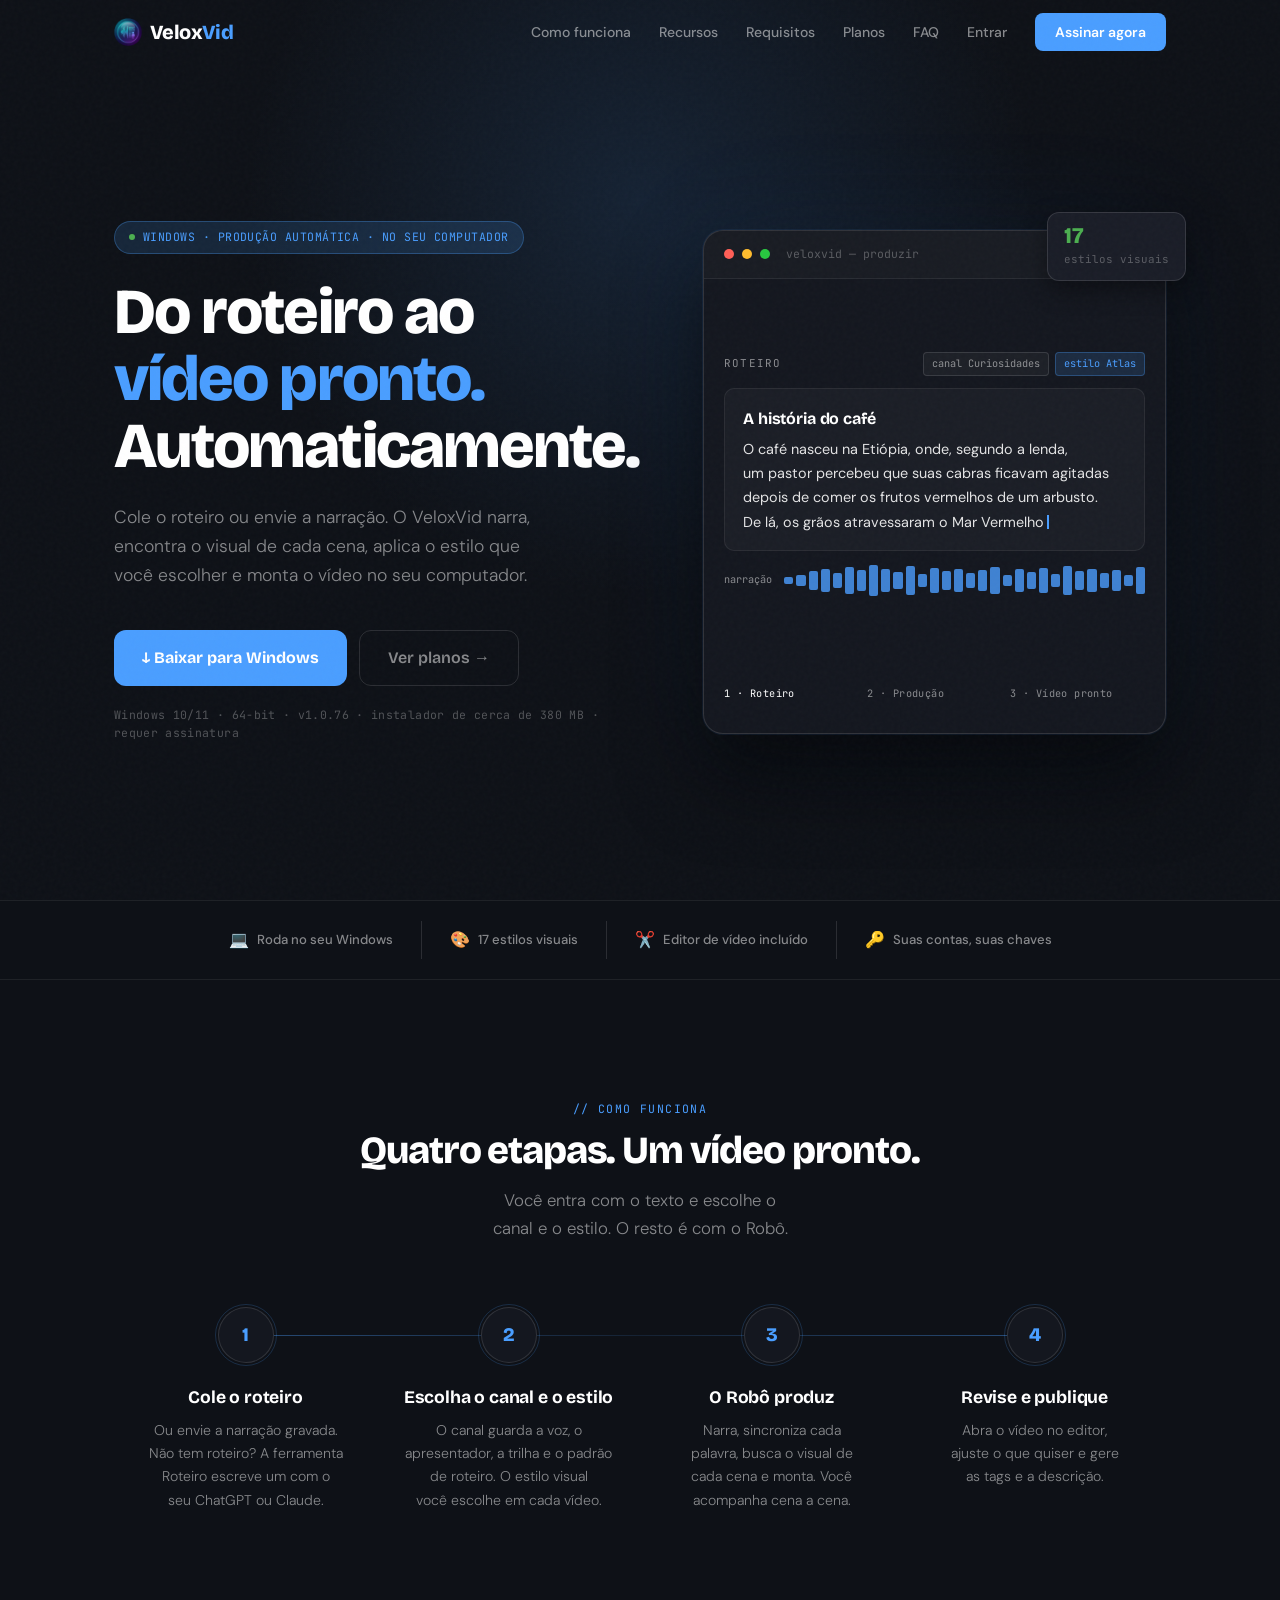
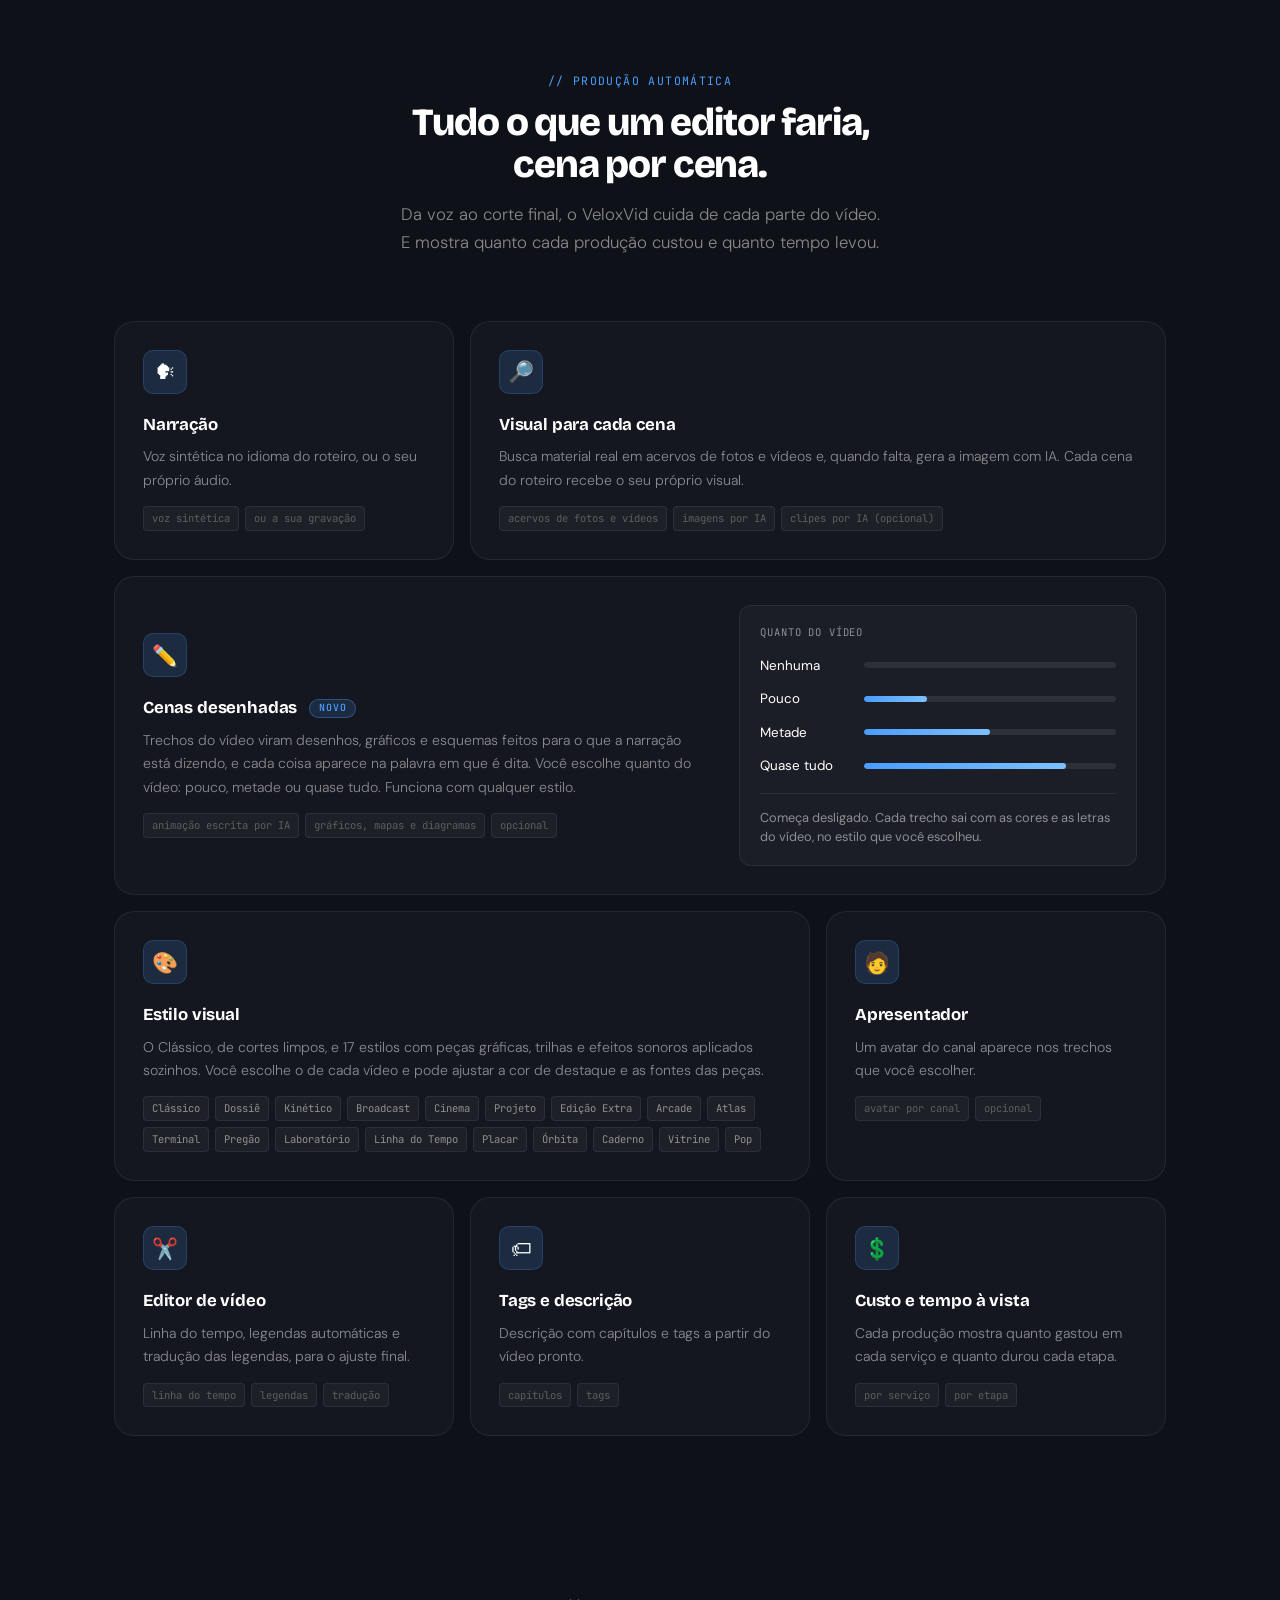
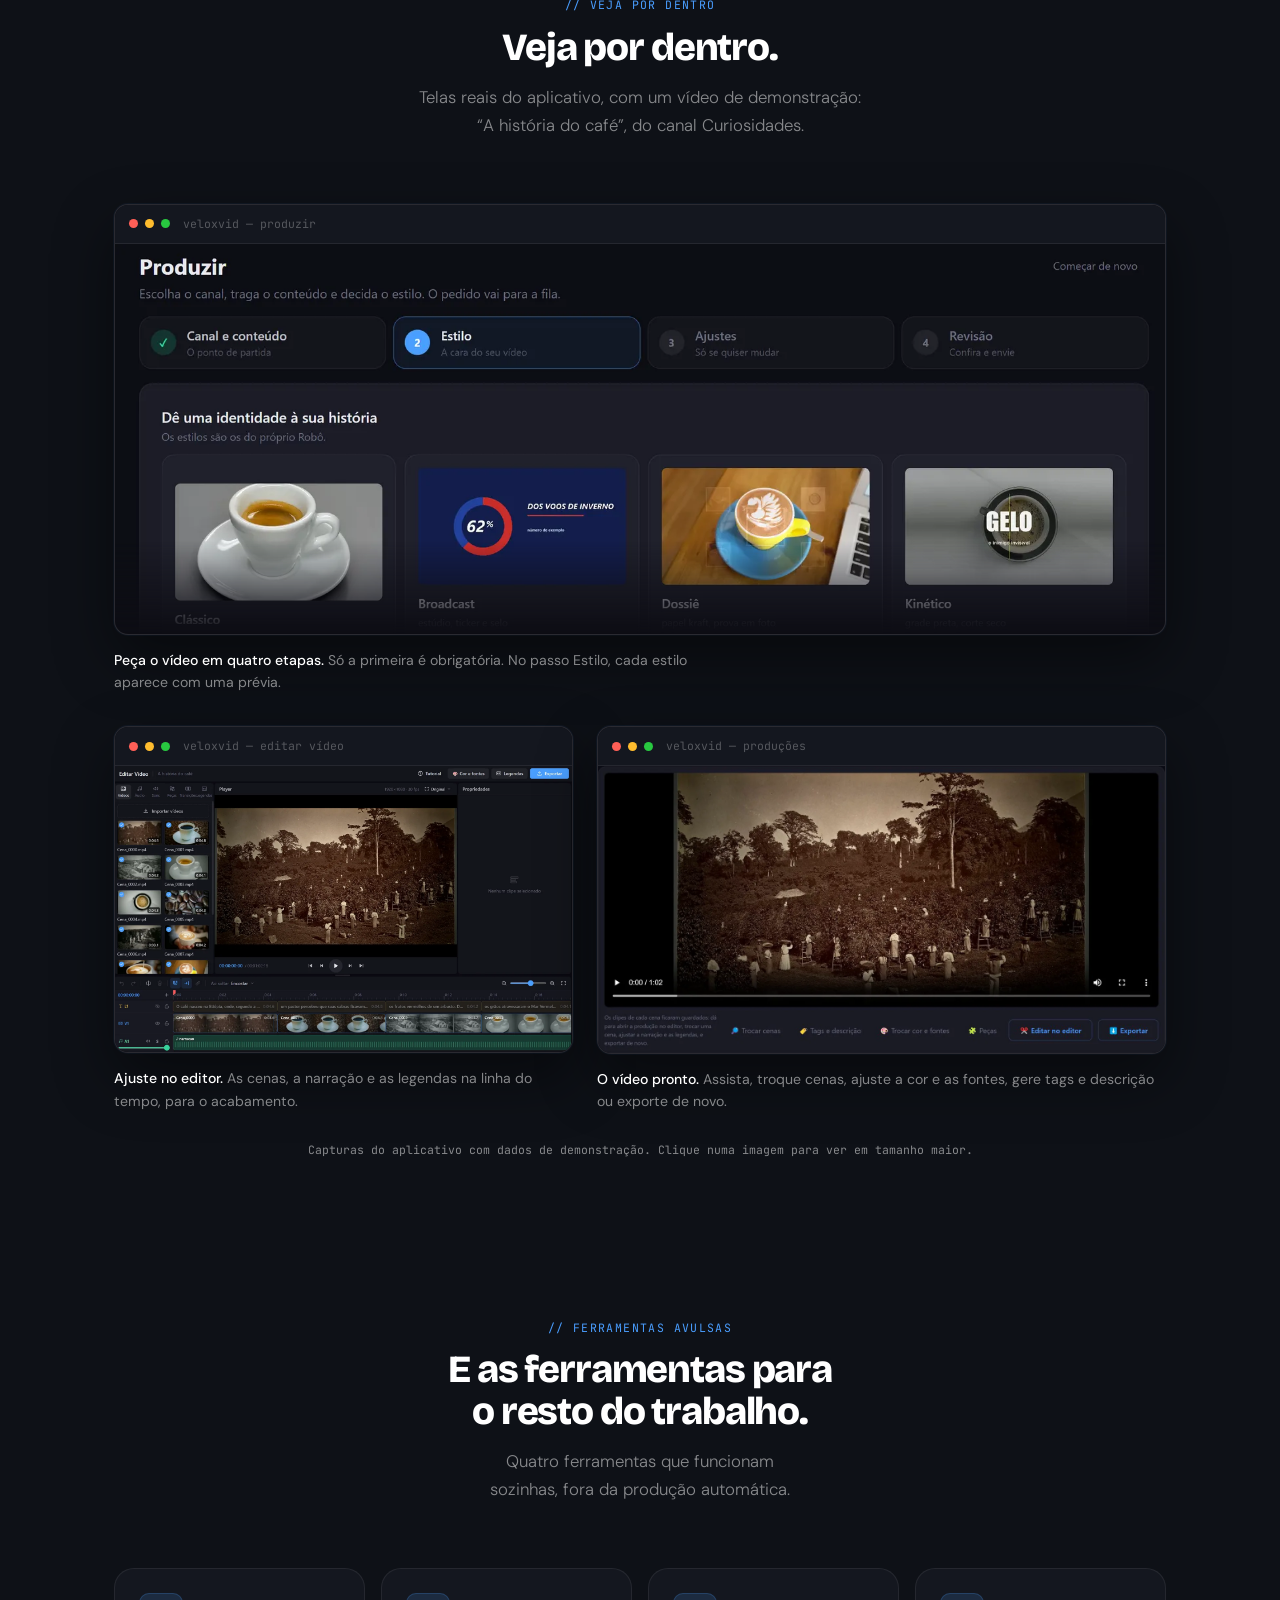
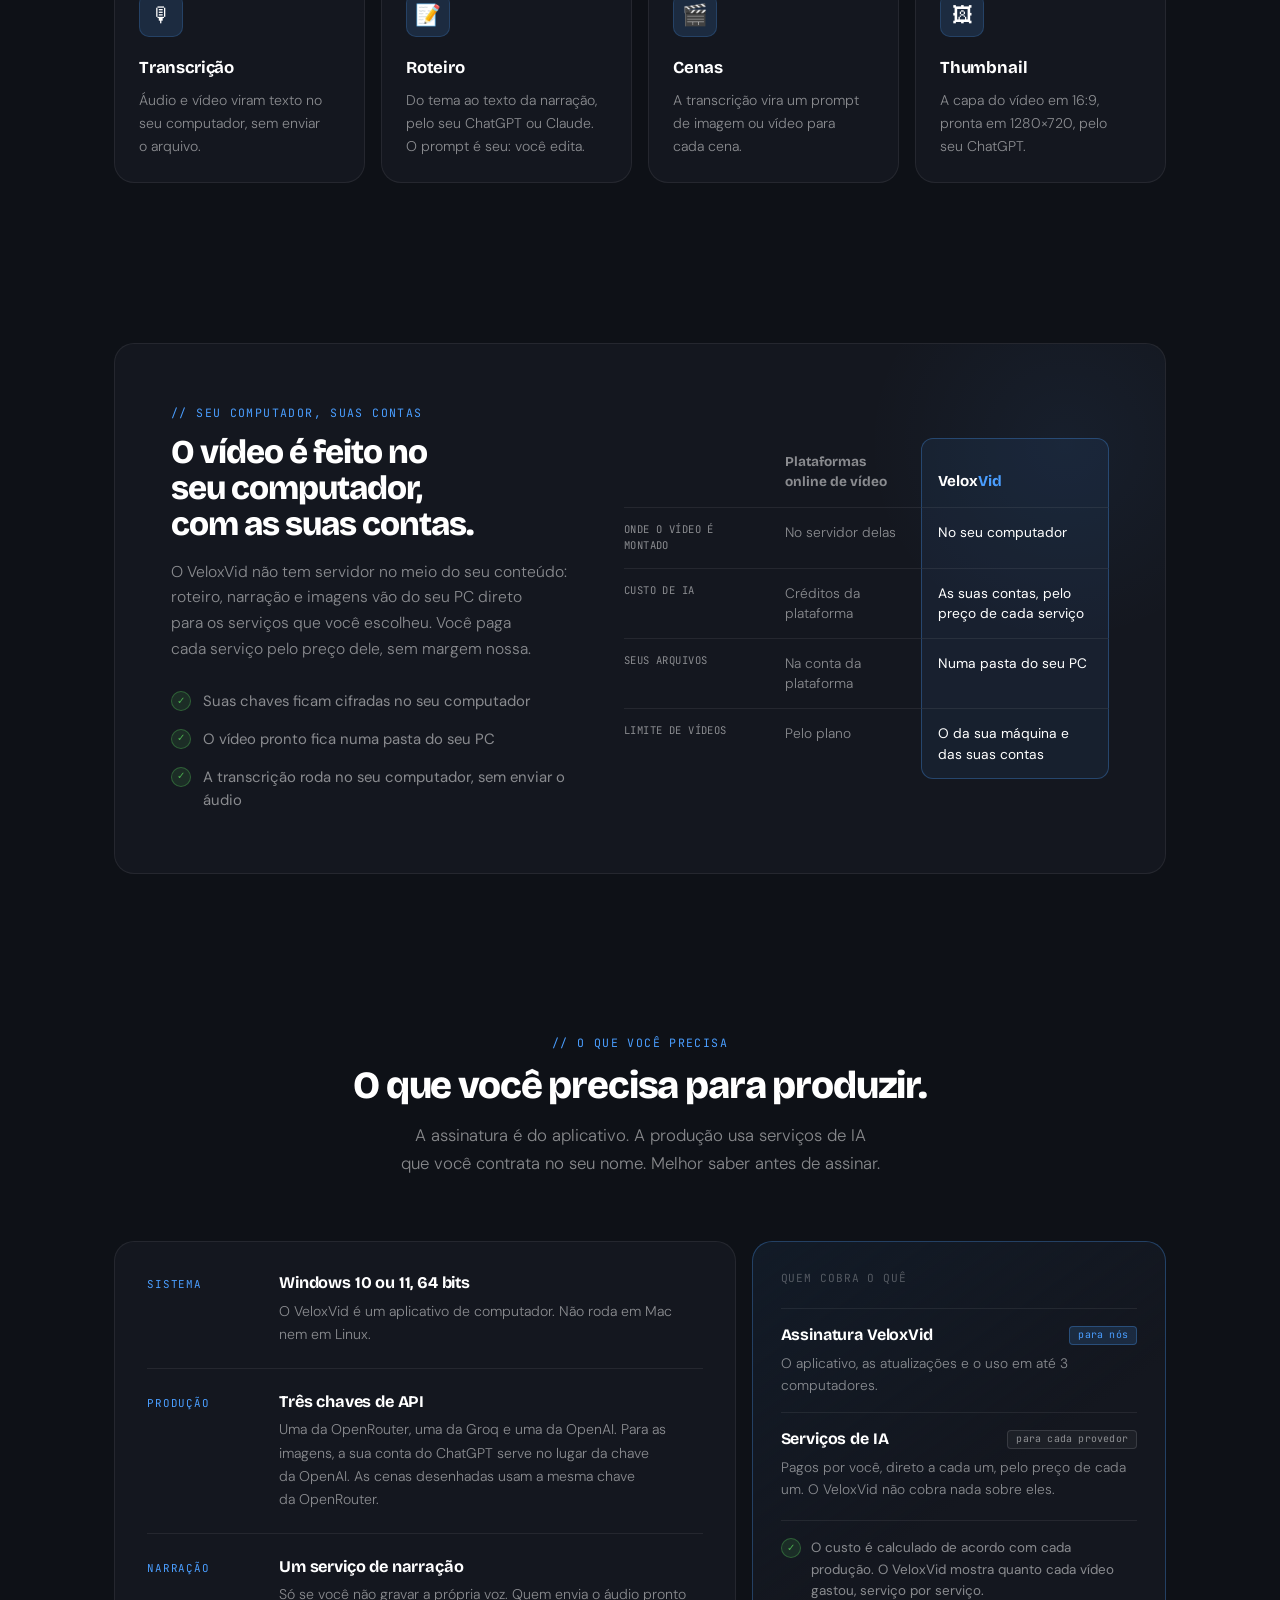
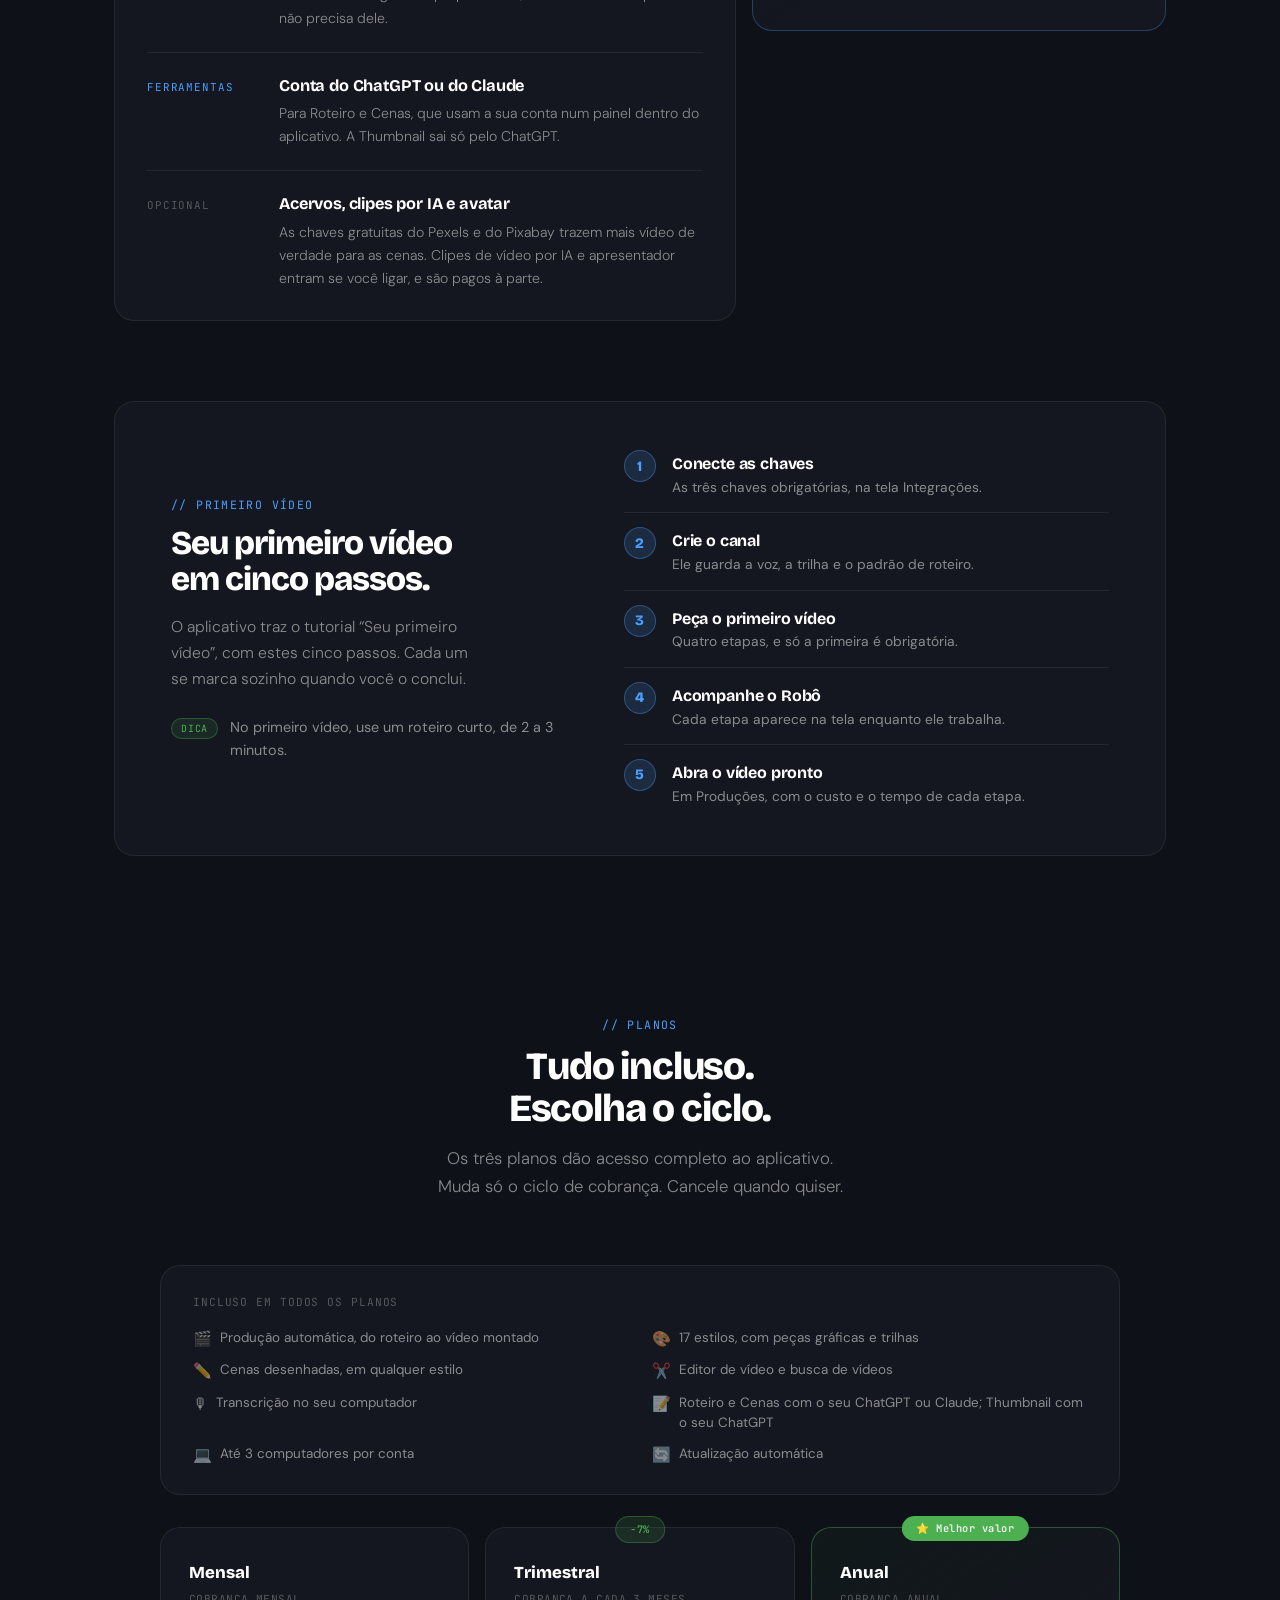
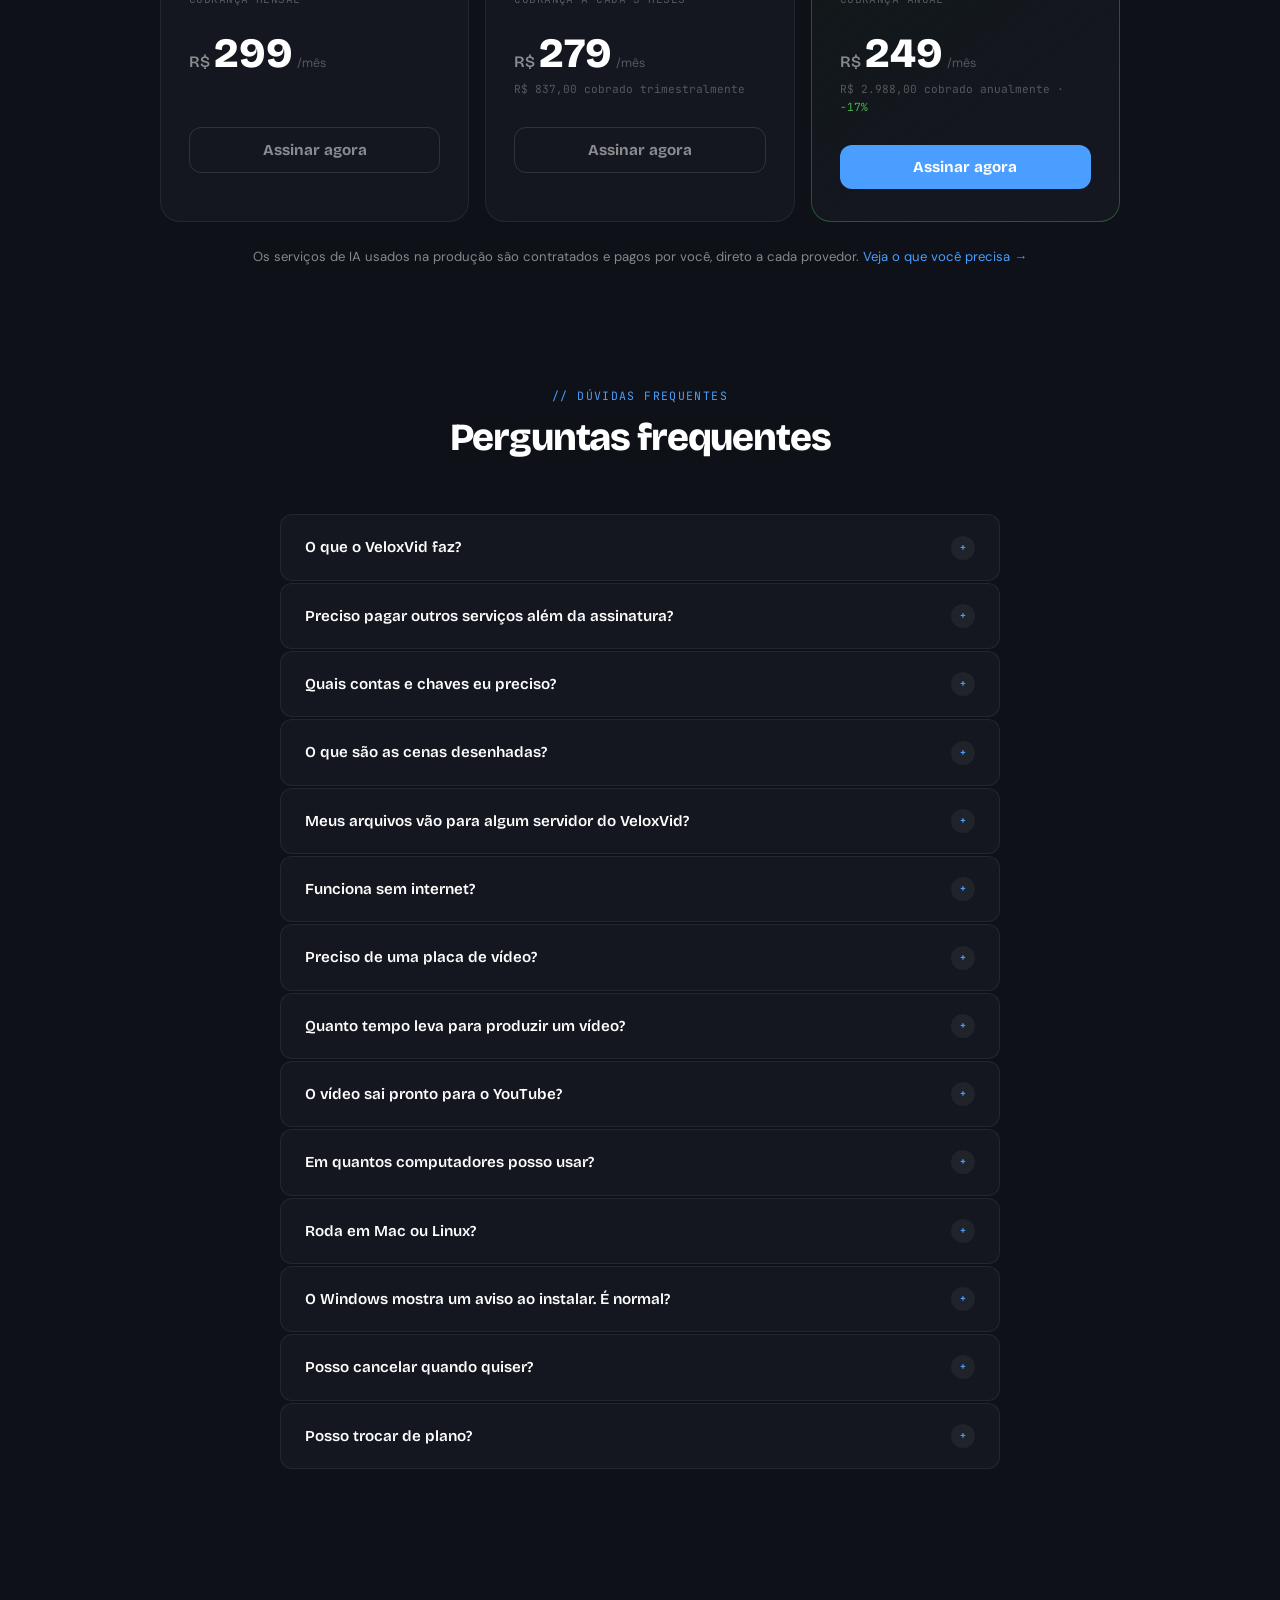
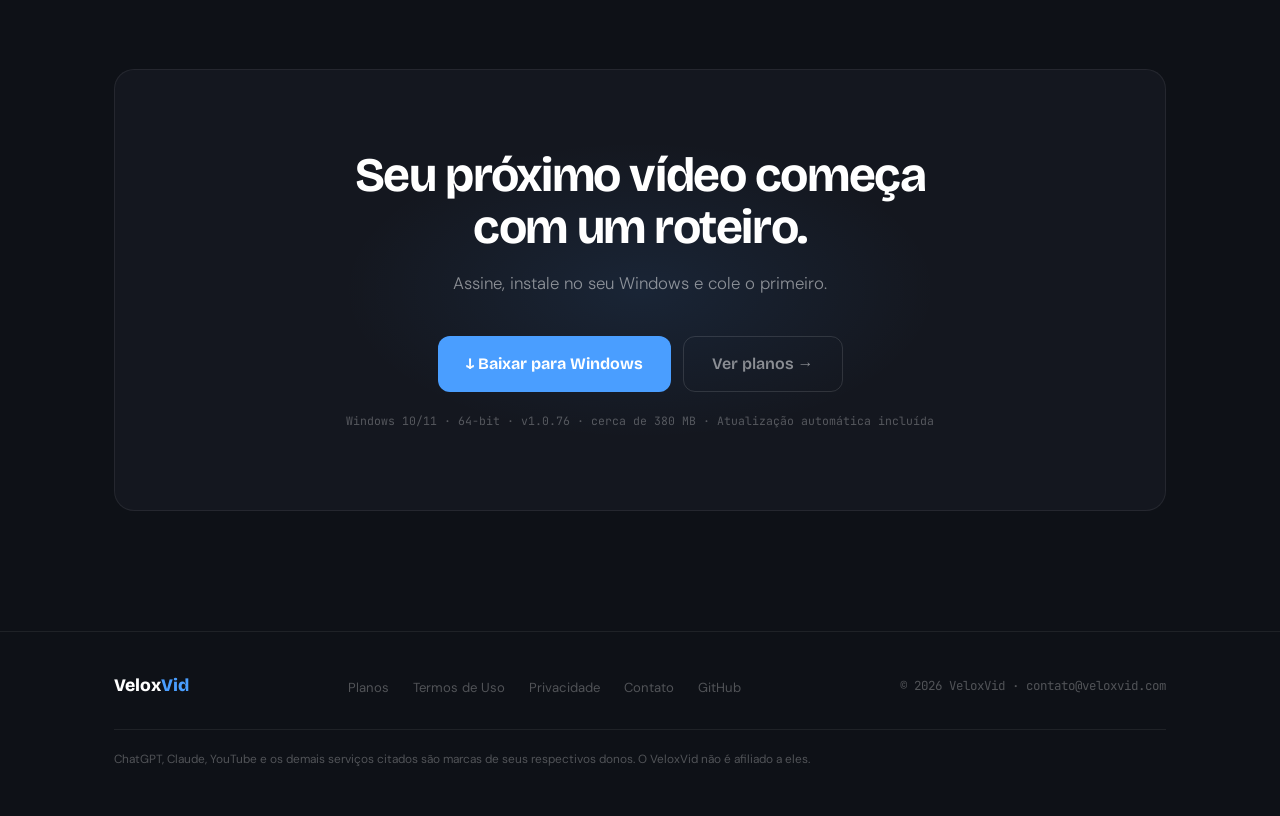
<file: index.html>
<!DOCTYPE html>
<html lang="pt-BR">
<head>
  <meta charset="UTF-8" />
  <meta name="viewport" content="width=device-width, initial-scale=1.0" />
  <title>VeloxVid — Do roteiro ao vídeo pronto, automaticamente</title>
  <meta name="description" content="Cole o roteiro e o VeloxVid narra, busca as imagens de cada cena, aplica o estilo escolhido e monta o vídeo no seu PC. Para canais do YouTube. Windows 10/11." />
  <link rel="canonical" href="https://veloxvid.com/" />
  <meta name="theme-color" content="#0e1117" />

  <meta property="og:type" content="website" />
  <meta property="og:site_name" content="VeloxVid" />
  <meta property="og:locale" content="pt_BR" />
  <meta property="og:url" content="https://veloxvid.com/" />
  <meta property="og:title" content="VeloxVid — Do roteiro ao vídeo pronto, automaticamente" />
  <meta property="og:description" content="Cole o roteiro e o VeloxVid narra, busca as imagens de cada cena, aplica o estilo escolhido e monta o vídeo no seu PC. Para canais do YouTube." />
  <meta property="og:image" content="https://veloxvid.com/assets/img/og-cover.jpg" />
  <meta property="og:image:width" content="1200" />
  <meta property="og:image:height" content="630" />
  <meta property="og:image:alt" content="VeloxVid: do roteiro ao vídeo pronto, automaticamente" />
  <meta name="twitter:card" content="summary_large_image" />
  <meta name="twitter:title" content="VeloxVid — Do roteiro ao vídeo pronto, automaticamente" />
  <meta name="twitter:description" content="Cole o roteiro e o VeloxVid narra, busca as imagens de cada cena, aplica o estilo escolhido e monta o vídeo no seu PC." />
  <meta name="twitter:image" content="https://veloxvid.com/assets/img/og-cover.jpg" />

  <link rel="icon" href="/favicon.ico" sizes="any" />
  <link rel="icon" href="/assets/img/icon-192.png" type="image/png" sizes="192x192" />
  <link rel="apple-touch-icon" href="/apple-touch-icon.png" />

  <link rel="preload" href="/assets/fonts/bricolage-grotesque-latin.woff2" as="font" type="font/woff2" crossorigin />
  <link rel="preload" href="/assets/fonts/dm-sans-latin.woff2" as="font" type="font/woff2" crossorigin />
  <link rel="stylesheet" href="/assets/fonts.css" />
  <link rel="stylesheet" href="/assets/site.css" />
  <script>document.documentElement.classList.add('js');</script>

  <script type="application/ld+json">
  {
    "@context": "https://schema.org",
    "@graph": [
      {
        "@type": "Organization",
        "@id": "https://veloxvid.com/#org",
        "name": "VeloxVid",
        "url": "https://veloxvid.com/",
        "logo": "https://veloxvid.com/logo.png",
        "email": "contato@veloxvid.com"
      },
      {
        "@type": "WebSite",
        "@id": "https://veloxvid.com/#site",
        "url": "https://veloxvid.com/",
        "name": "VeloxVid",
        "inLanguage": "pt-BR",
        "publisher": { "@id": "https://veloxvid.com/#org" }
      },
      {
        "@type": "SoftwareApplication",
        "@id": "https://veloxvid.com/#app",
        "name": "VeloxVid",
        "operatingSystem": "Windows 10, Windows 11",
        "applicationCategory": "MultimediaApplication",
        "description": "Aplicativo para Windows que transforma um roteiro em vídeo montado: narra, busca o visual de cada cena, aplica o estilo escolhido e gera o MP4 no computador do usuário.",
        "url": "https://veloxvid.com/",
        "image": "https://veloxvid.com/assets/img/og-cover.jpg",
        "publisher": { "@id": "https://veloxvid.com/#org" },
        "offers": [
          { "@type": "Offer", "name": "Mensal", "price": "299.00", "priceCurrency": "BRL", "url": "https://veloxvid.com/planos" },
          { "@type": "Offer", "name": "Trimestral", "price": "837.00", "priceCurrency": "BRL", "url": "https://veloxvid.com/planos" },
          { "@type": "Offer", "name": "Anual", "price": "2988.00", "priceCurrency": "BRL", "url": "https://veloxvid.com/planos" }
        ]
      }
    ]
  }
  </script>
</head>

<body>

  <!-- ─── NAV ─── -->
  <nav id="nav" aria-label="Principal">
    <div class="container">
      <div class="nav-inner">
        <a href="#" class="nav-logo" aria-label="VeloxVid, início"><img src="/assets/img/logo-64.png" alt="" width="28" height="28" />Velox<span>Vid</span></a>
        <ul class="nav-links" id="navLinks">
          <li><a href="#how">Como funciona</a></li>
          <li><a href="#features">Recursos</a></li>
          <li><a href="#requisitos">Requisitos</a></li>
          <li><a href="#pricing">Planos</a></li>
          <li><a href="#faq">FAQ</a></li>
          <li id="navAuthItem"><a href="/conta" id="navAuthLink">Entrar</a></li>
          <li id="navLogoutItem" style="display:none"><a href="#" id="navLogoutLink">Sair</a></li>
          <li id="navSubscribeItem"><a href="/planos" data-checkout="anual" class="nav-cta">Assinar agora</a></li>
        </ul>
        <button class="nav-hamburger" id="navHamburger" type="button" aria-label="Menu" aria-controls="navLinks" aria-expanded="false">
          <span></span><span></span><span></span>
        </button>
      </div>
    </div>
  </nav>

  <main>

  <!-- ─── HERO ─── -->
  <section class="hero" id="hero">
    <div class="container">
      <div class="hero-content">
        <div class="hero-left">
          <div class="hero-badge">
            <span class="dot"></span>
            WINDOWS · PRODUÇÃO AUTOMÁTICA · NO SEU COMPUTADOR
          </div>
          <h1>
            Do roteiro ao<br>
            <span class="accent">vídeo pronto.</span>
            <span class="line-2">Automaticamente.</span>
          </h1>
          <p class="hero-sub">
            Cole o roteiro ou envie a narração. O VeloxVid narra, encontra o visual de cada cena, aplica o estilo que você escolher e monta o vídeo no seu computador.
          </p>
          <div class="hero-actions">
            <a href="https://github.com/wyllenlima/VeloxVid-releases/releases" data-download class="btn-primary">
              ↓ Baixar para Windows
            </a>
            <a href="#pricing" class="btn-secondary">Ver planos →</a>
          </div>
          <p class="hero-note">Windows 10/11 · 64-bit<span class="release-info" hidden> · <span data-release="version"></span> · instalador de <span data-release="size"></span></span> · requer assinatura</p>
        </div>

        <div class="hero-visual">
          <div class="mockup-wrap">
            <p class="sr-only">Ilustração animada do VeloxVid em três atos: o roteiro colado, a produção passando pelas etapas Preparação, Vídeos reais, Imagens de IA e Montagem, e o vídeo pronto.</p>
            <div class="mockup-window" id="heroActs">
              <div class="mockup-titlebar" aria-hidden="true">
                <span class="titlebar-dot td-red"></span>
                <span class="titlebar-dot td-amber"></span>
                <span class="titlebar-dot td-green"></span>
                <span class="titlebar-name" id="heroActName">veloxvid — acompanhar</span>
              </div>

              <div class="mockup-body hero-acts" aria-hidden="true">

                <!-- Ato 1: o roteiro -->
                <div class="hero-act" data-name="veloxvid — produzir">
                  <div class="act-head">
                    <span class="act-label">ROTEIRO</span>
                    <span class="act-chips">
                      <span class="act-chip">canal Curiosidades</span>
                      <span class="act-chip accent">estilo Atlas</span>
                    </span>
                  </div>
                  <div class="act-script">
                    <span class="act-script-title">A história do café</span>
                    <span>O café nasceu na Etiópia, onde, segundo a lenda,</span>
                    <span>um pastor percebeu que suas cabras ficavam agitadas</span>
                    <span>depois de comer os frutos vermelhos de um arbusto.</span>
                    <span>De lá, os grãos atravessaram o Mar Vermelho<i class="act-caret"></i></span>
                  </div>
                  <div class="act-voice">
                    <span class="act-voice-label">narração</span>
                    <div class="waveform" id="waveform"></div>
                  </div>
                </div>

                <!-- Ato 2: a produção (é o que aparece sem JavaScript) -->
                <div class="hero-act is-active" data-name="veloxvid — acompanhar">
                  <div class="mock-job">
                    <div class="mock-job-head">
                      <span class="mock-job-title">A história do café</span>
                      <span class="mock-pill"><span class="dot"></span>produzindo</span>
                    </div>
                    <div class="mock-job-meta">canal Curiosidades · estilo Atlas · 13 cenas</div>
                    <div class="mock-progress">
                      <div class="mock-progress-track"><span></span></div>
                    </div>
                  </div>
                  <div class="mock-stages">
                    <div class="mock-stage anim" style="--d: 0.7s">
                      <div class="mock-stage-head"><span class="mock-stage-mark">✓</span>Preparação</div>
                      <div class="mock-stage-detail">narração, transcrição e plano</div>
                    </div>
                    <div class="mock-stage anim" style="--d: 2s">
                      <div class="mock-stage-head"><span class="mock-stage-mark">✓</span>Vídeos reais</div>
                      <div class="mock-stage-detail">busca em acervos, cena a cena</div>
                    </div>
                    <div class="mock-stage anim" style="--d: 3.2s">
                      <div class="mock-stage-head"><span class="mock-stage-mark">✓</span>Imagens de IA</div>
                      <div class="mock-stage-detail">onde faltou material</div>
                    </div>
                    <div class="mock-stage anim" style="--d: 4.5s">
                      <div class="mock-stage-head"><span class="mock-stage-mark">✓</span>Montagem</div>
                      <div class="mock-stage-detail">juntando as cenas e o som</div>
                    </div>
                  </div>
                  <div class="act-scenes">
                    <img src="/assets/img/cena-1.webp" alt="" width="240" height="135" style="--d: 1.1s" />
                    <img src="/assets/img/cena-2.webp" alt="" width="240" height="135" style="--d: 1.6s" />
                    <img src="/assets/img/cena-3.webp" alt="" width="240" height="135" style="--d: 2.1s" />
                    <img src="/assets/img/cena-4.webp" alt="" width="240" height="135" style="--d: 2.6s" />
                    <img src="/assets/img/cena-5.webp" alt="" width="240" height="135" style="--d: 3.1s" />
                    <img src="/assets/img/cena-6.webp" alt="" width="240" height="135" style="--d: 3.6s" />
                  </div>
                </div>

                <!-- Ato 3: o vídeo pronto -->
                <div class="hero-act act-final" data-name="veloxvid — produções">
                  <div class="act-player">
                    <video muted loop playsinline preload="none" tabindex="-1" width="640" height="360" poster="/assets/img/estilo-atlas-poster.webp" data-src="/assets/video/estilo-atlas.mp4"></video>
                    <span class="act-player-chip">exemplo do estilo Atlas</span>
                  </div>
                  <div class="act-done">
                    <div>
                      <span class="mock-job-title">A história do café</span>
                      <span class="mock-job-meta">MP4 salvo neste computador</span>
                    </div>
                    <span class="mock-pill done">✓ entregue</span>
                  </div>
                </div>

              </div>

              <div class="hero-steps">
                <button type="button" class="hero-step" aria-pressed="false">
                  <span class="hero-step-track"><span class="hero-step-fill"></span></span>
                  <span class="hero-step-label">1 · Roteiro</span>
                </button>
                <button type="button" class="hero-step" aria-pressed="false">
                  <span class="hero-step-track"><span class="hero-step-fill"></span></span>
                  <span class="hero-step-label">2 · Produção</span>
                </button>
                <button type="button" class="hero-step" aria-pressed="false">
                  <span class="hero-step-track"><span class="hero-step-fill"></span></span>
                  <span class="hero-step-label">3 · Vídeo pronto</span>
                </button>
              </div>
            </div>
            <div class="mockup-badge" aria-hidden="true">
              <span class="badge-val">17</span>
              <span class="badge-lbl">estilos visuais</span>
            </div>
          </div>
        </div>
      </div>
    </div>
  </section>

  <!-- ─── TRUST BAR ─── -->
  <div class="trust-bar">
    <div class="container">
      <ul class="trust-inner">
        <li class="trust-item"><span class="trust-icon" aria-hidden="true">💻</span>Roda no seu Windows</li>
        <li class="trust-item"><span class="trust-icon" aria-hidden="true">🎨</span>17 estilos visuais</li>
        <li class="trust-item"><span class="trust-icon" aria-hidden="true">✂️</span>Editor de vídeo incluído</li>
        <li class="trust-item"><span class="trust-icon" aria-hidden="true">🔑</span>Suas contas, suas chaves</li>
      </ul>
    </div>
  </div>

  <!-- ─── COMO FUNCIONA ─── -->
  <section class="steps-section" id="how">
    <div class="container">
      <div class="section-head fade-up">
        <div class="section-label">// como funciona</div>
        <h2 class="section-title">Quatro etapas. Um vídeo pronto.</h2>
        <p class="section-sub">Você entra com o texto e escolhe o canal e o estilo. O resto é com o Robô.</p>
      </div>

      <ol class="steps-track">
        <li class="step-item fade-up">
          <div class="step-num" aria-hidden="true">1</div>
          <h3 class="step-title">Cole o roteiro</h3>
          <p class="step-desc">Ou envie a narração gravada. Não tem roteiro? A ferramenta Roteiro escreve um com o seu ChatGPT ou Claude.</p>
        </li>
        <li class="step-item fade-up">
          <div class="step-num" aria-hidden="true">2</div>
          <h3 class="step-title">Escolha o canal e o estilo</h3>
          <p class="step-desc">O canal guarda a voz, o apresentador, a trilha e o padrão de roteiro. O estilo visual você escolhe em cada vídeo.</p>
        </li>
        <li class="step-item fade-up">
          <div class="step-num" aria-hidden="true">3</div>
          <h3 class="step-title">O Robô produz</h3>
          <p class="step-desc">Narra, sincroniza cada palavra, busca o visual de cada cena e monta. Você acompanha cena a cena.</p>
        </li>
        <li class="step-item fade-up">
          <div class="step-num" aria-hidden="true">4</div>
          <h3 class="step-title">Revise e publique</h3>
          <p class="step-desc">Abra o vídeo no editor, ajuste o que quiser e gere as tags e a descrição.</p>
        </li>
      </ol>
    </div>
  </section>

  <!-- ─── PRODUÇÃO AUTOMÁTICA ─── -->
  <section class="features" id="features">
    <div class="container">
      <div class="section-head fade-up">
        <div class="section-label">// produção automática</div>
        <h2 class="section-title">Tudo o que um editor faria,<br>cena por cena.</h2>
        <p class="section-sub">Da voz ao corte final, o VeloxVid cuida de cada parte do vídeo. E mostra quanto cada produção custou e quanto tempo levou.</p>
      </div>

      <div class="features-grid">
        <article class="feature-card fade-up">
          <div class="feat-icon" aria-hidden="true">🗣</div>
          <h3 class="feat-title">Narração</h3>
          <p class="feat-desc">Voz sintética no idioma do roteiro, ou o seu próprio áudio.</p>
          <ul class="feat-tags">
            <li class="feat-tag">voz sintética</li>
            <li class="feat-tag">ou a sua gravação</li>
          </ul>
        </article>

        <article class="feature-card wide fade-up">
          <div class="feat-icon" aria-hidden="true">🔎</div>
          <h3 class="feat-title">Visual para cada cena</h3>
          <p class="feat-desc">Busca material real em acervos de fotos e vídeos e, quando falta, gera a imagem com IA. Cada cena do roteiro recebe o seu próprio visual.</p>
          <ul class="feat-tags">
            <li class="feat-tag">acervos de fotos e vídeos</li>
            <li class="feat-tag">imagens por IA</li>
            <li class="feat-tag">clipes por IA (opcional)</li>
          </ul>
        </article>

        <article class="feature-card full fade-up" id="cenas-desenhadas">
          <div class="feat-split">
            <div>
              <div class="feat-icon" aria-hidden="true">✏️</div>
              <h3 class="feat-title">Cenas desenhadas <span class="feat-new">novo</span></h3>
              <p class="feat-desc">Trechos do vídeo viram desenhos, gráficos e esquemas feitos para o que a narração está dizendo, e cada coisa aparece na palavra em que é dita. Você escolhe quanto do vídeo: pouco, metade ou quase tudo. Funciona com qualquer estilo.</p>
              <ul class="feat-tags">
                <li class="feat-tag">animação escrita por IA</li>
                <li class="feat-tag">gráficos, mapas e diagramas</li>
                <li class="feat-tag">opcional</li>
              </ul>
            </div>
            <div class="dose">
              <p class="dose-label">Quanto do vídeo</p>
              <ul class="dose-list">
                <li class="dose-row"><span class="dose-name">Nenhuma</span><span class="dose-bar" aria-hidden="true"><i style="width: 0"></i></span></li>
                <li class="dose-row"><span class="dose-name">Pouco</span><span class="dose-bar" aria-hidden="true"><i style="width: 25%"></i></span></li>
                <li class="dose-row"><span class="dose-name">Metade</span><span class="dose-bar" aria-hidden="true"><i style="width: 50%"></i></span></li>
                <li class="dose-row"><span class="dose-name">Quase tudo</span><span class="dose-bar" aria-hidden="true"><i style="width: 80%"></i></span></li>
              </ul>
              <p class="dose-foot">Começa desligado. Cada trecho sai com as cores e as letras do vídeo, no estilo que você escolheu.</p>
            </div>
          </div>
        </article>

        <article class="feature-card wide fade-up">
          <div class="feat-icon" aria-hidden="true">🎨</div>
          <h3 class="feat-title">Estilo visual</h3>
          <p class="feat-desc">O Clássico, de cortes limpos, e 17 estilos com peças gráficas, trilhas e efeitos sonoros aplicados sozinhos. Você escolhe o de cada vídeo e pode ajustar a cor de destaque e as fontes das peças.</p>
          <ul class="feat-tags styles" aria-label="Os 18 estilos: o Clássico e 17 com peças gráficas">
            <li class="feat-tag">Clássico</li>
            <li class="feat-tag">Dossiê</li>
            <li class="feat-tag">Kinético</li>
            <li class="feat-tag">Broadcast</li>
            <li class="feat-tag">Cinema</li>
            <li class="feat-tag">Projeto</li>
            <li class="feat-tag">Edição Extra</li>
            <li class="feat-tag">Arcade</li>
            <li class="feat-tag">Atlas</li>
            <li class="feat-tag">Terminal</li>
            <li class="feat-tag">Pregão</li>
            <li class="feat-tag">Laboratório</li>
            <li class="feat-tag">Linha do Tempo</li>
            <li class="feat-tag">Placar</li>
            <li class="feat-tag">Órbita</li>
            <li class="feat-tag">Caderno</li>
            <li class="feat-tag">Vitrine</li>
            <li class="feat-tag">Pop</li>
          </ul>
        </article>

        <article class="feature-card fade-up">
          <div class="feat-icon" aria-hidden="true">🧑</div>
          <h3 class="feat-title">Apresentador</h3>
          <p class="feat-desc">Um avatar do canal aparece nos trechos que você escolher.</p>
          <ul class="feat-tags">
            <li class="feat-tag">avatar por canal</li>
            <li class="feat-tag">opcional</li>
          </ul>
        </article>

        <article class="feature-card fade-up">
          <div class="feat-icon" aria-hidden="true">✂️</div>
          <h3 class="feat-title">Editor de vídeo</h3>
          <p class="feat-desc">Linha do tempo, legendas automáticas e tradução das legendas, para o ajuste final.</p>
          <ul class="feat-tags">
            <li class="feat-tag">linha do tempo</li>
            <li class="feat-tag">legendas</li>
            <li class="feat-tag">tradução</li>
          </ul>
        </article>

        <article class="feature-card fade-up">
          <div class="feat-icon" aria-hidden="true">🏷</div>
          <h3 class="feat-title">Tags e descrição</h3>
          <p class="feat-desc">Descrição com capítulos e tags a partir do vídeo pronto.</p>
          <ul class="feat-tags">
            <li class="feat-tag">capítulos</li>
            <li class="feat-tag">tags</li>
          </ul>
        </article>

        <article class="feature-card fade-up">
          <div class="feat-icon" aria-hidden="true">💲</div>
          <h3 class="feat-title">Custo e tempo à vista</h3>
          <p class="feat-desc">Cada produção mostra quanto gastou em cada serviço e quanto durou cada etapa.</p>
          <ul class="feat-tags">
            <li class="feat-tag">por serviço</li>
            <li class="feat-tag">por etapa</li>
          </ul>
        </article>
      </div>
    </div>
  </section>

  <!-- ─── VEJA POR DENTRO ─── -->
  <section class="inside-section" id="por-dentro">
    <div class="container">
      <div class="section-head fade-up">
        <div class="section-label">// veja por dentro</div>
        <h2 class="section-title">Veja por dentro.</h2>
        <p class="section-sub">Telas reais do aplicativo, com um vídeo de demonstração: “A história do café”, do canal Curiosidades.</p>
      </div>

      <div class="inside-grid">
        <figure class="inside-shot inside-wide fade-up">
          <a class="inside-frame" href="/assets/img/por-dentro-produzir.webp" target="_blank" rel="noopener">
            <span class="inside-bar" aria-hidden="true"><span class="titlebar-dot td-red"></span><span class="titlebar-dot td-amber"></span><span class="titlebar-dot td-green"></span><span class="titlebar-name">veloxvid — produzir</span></span>
            <img src="/assets/img/por-dentro-produzir.webp" alt="Tela Produzir do VeloxVid no passo Estilo: as quatro etapas do pedido (Canal e conteúdo, Estilo, Ajustes e Revisão) e os primeiros estilos com prévia: Clássico, Broadcast, Dossiê e Kinético." width="1600" height="594" loading="lazy" decoding="async" />
          </a>
          <figcaption><strong>Peça o vídeo em quatro etapas.</strong> Só a primeira é obrigatória. No passo Estilo, cada estilo aparece com uma prévia.</figcaption>
        </figure>

        <div class="inside-row">
          <figure class="inside-shot fade-up" style="--ar: 1.6">
            <a class="inside-frame" href="/assets/img/por-dentro-editor.webp" target="_blank" rel="noopener">
              <span class="inside-bar" aria-hidden="true"><span class="titlebar-dot td-red"></span><span class="titlebar-dot td-amber"></span><span class="titlebar-dot td-green"></span><span class="titlebar-name">veloxvid — editar vídeo</span></span>
              <img src="/assets/img/por-dentro-editor.webp" alt="Editor de vídeo do VeloxVid com “A história do café” aberto: os clipes das cenas à esquerda, o player no centro e, embaixo, a linha do tempo com as legendas, as cenas e a narração." width="1600" height="1000" loading="lazy" decoding="async" />
            </a>
            <figcaption><strong>Ajuste no editor.</strong> As cenas, a narração e as legendas na linha do tempo, para o acabamento.</figcaption>
          </figure>
          <figure class="inside-shot fade-up" style="--ar: 1.98">
            <a class="inside-frame" href="/assets/img/por-dentro-video.webp" target="_blank" rel="noopener">
              <span class="inside-bar" aria-hidden="true"><span class="titlebar-dot td-red"></span><span class="titlebar-dot td-amber"></span><span class="titlebar-dot td-green"></span><span class="titlebar-name">veloxvid — produções</span></span>
              <img src="/assets/img/por-dentro-video.webp" alt="Vídeo pronto no VeloxVid: o player com “A história do café” e os botões Trocar cenas, Tags e descrição, Trocar cor e fontes, Peças, Editar no editor e Exportar." width="1374" height="694" loading="lazy" decoding="async" />
            </a>
            <figcaption><strong>O vídeo pronto.</strong> Assista, troque cenas, ajuste a cor e as fontes, gere tags e descrição ou exporte de novo.</figcaption>
          </figure>
        </div>
      </div>

      <p class="inside-note">Capturas do aplicativo com dados de demonstração. Clique numa imagem para ver em tamanho maior.</p>
    </div>
  </section>

  <!-- ─── FERRAMENTAS AVULSAS ─── -->
  <section class="features" id="tools">
    <div class="container">
      <div class="section-head fade-up">
        <div class="section-label">// ferramentas avulsas</div>
        <h2 class="section-title">E as ferramentas para<br>o resto do trabalho.</h2>
        <p class="section-sub">Quatro ferramentas que funcionam sozinhas, fora da produção automática.</p>
      </div>

      <div class="features-grid tools">
        <article class="feature-card fade-up">
          <div class="feat-icon" aria-hidden="true">🎙</div>
          <h3 class="feat-title">Transcrição</h3>
          <p class="feat-desc">Áudio e vídeo viram texto no seu computador, sem enviar o arquivo.</p>
        </article>
        <article class="feature-card fade-up">
          <div class="feat-icon" aria-hidden="true">📝</div>
          <h3 class="feat-title">Roteiro</h3>
          <p class="feat-desc">Do tema ao texto da narração, pelo seu ChatGPT ou Claude. O prompt é seu: você edita.</p>
        </article>
        <article class="feature-card fade-up">
          <div class="feat-icon" aria-hidden="true">🎬</div>
          <h3 class="feat-title">Cenas</h3>
          <p class="feat-desc">A transcrição vira um prompt de imagem ou vídeo para cada cena.</p>
        </article>
        <article class="feature-card fade-up">
          <div class="feat-icon" aria-hidden="true">🖼</div>
          <h3 class="feat-title">Thumbnail</h3>
          <p class="feat-desc">A capa do vídeo em 16:9, pronta em 1280×720, pelo seu ChatGPT.</p>
        </article>
      </div>
    </div>
  </section>

  <!-- ─── SEU COMPUTADOR, SUAS CONTAS ─── -->
  <section class="privacy-section" id="controle">
    <div class="container">
      <div class="privacy-inner fade-up">
        <div>
          <div class="section-label">// seu computador, suas contas</div>
          <h2 class="section-title">O vídeo é feito no seu computador, com as suas contas.</h2>
          <p class="section-sub">O VeloxVid não tem servidor no meio do seu conteúdo: roteiro, narração e imagens vão do seu PC direto para os serviços que você escolheu. Você paga cada serviço pelo preço dele, sem margem nossa.</p>
          <ul class="privacy-list">
            <li class="privacy-item">
              <span class="check" aria-hidden="true">✓</span>
              Suas chaves ficam cifradas no seu computador
            </li>
            <li class="privacy-item">
              <span class="check" aria-hidden="true">✓</span>
              O vídeo pronto fica numa pasta do seu PC
            </li>
            <li class="privacy-item">
              <span class="check" aria-hidden="true">✓</span>
              A transcrição roda no seu computador, sem enviar o áudio
            </li>
          </ul>
        </div>

        <table class="compare-table">
          <caption style="position:absolute;width:1px;height:1px;overflow:hidden;clip:rect(0 0 0 0)">Plataformas online de vídeo comparadas ao VeloxVid</caption>
          <thead>
            <tr>
              <td></td>
              <th scope="col">Plataformas online de vídeo</th>
              <th scope="col" class="win">Velox<span>Vid</span></th>
            </tr>
          </thead>
          <tbody>
            <tr>
              <th scope="row">Onde o vídeo é montado</th>
              <td data-label="Plataformas online">No servidor delas</td>
              <td data-label="VeloxVid" class="win">No seu computador</td>
            </tr>
            <tr>
              <th scope="row">Custo de IA</th>
              <td data-label="Plataformas online">Créditos da plataforma</td>
              <td data-label="VeloxVid" class="win">As suas contas, pelo preço de cada serviço</td>
            </tr>
            <tr>
              <th scope="row">Seus arquivos</th>
              <td data-label="Plataformas online">Na conta da plataforma</td>
              <td data-label="VeloxVid" class="win">Numa pasta do seu PC</td>
            </tr>
            <tr>
              <th scope="row">Limite de vídeos</th>
              <td data-label="Plataformas online">Pelo plano</td>
              <td data-label="VeloxVid" class="win">O da sua máquina e das suas contas</td>
            </tr>
          </tbody>
        </table>
      </div>
    </div>
  </section>

  <!-- ─── O QUE VOCÊ PRECISA ─── -->
  <section class="req-section" id="requisitos">
    <div class="container">
      <div class="section-head fade-up">
        <div class="section-label">// o que você precisa</div>
        <h2 class="section-title">O que você precisa para produzir.</h2>
        <p class="section-sub">A assinatura é do aplicativo. A produção usa serviços de IA que você contrata no seu nome. Melhor saber antes de assinar.</p>
      </div>

      <div class="req-grid">
        <ul class="req-list fade-up">
          <li class="req-item">
            <span class="req-key">sistema</span>
            <div>
              <h3 class="req-title">Windows 10 ou 11, 64 bits</h3>
              <p class="req-desc">O VeloxVid é um aplicativo de computador. Não roda em Mac nem em Linux.</p>
            </div>
          </li>
          <li class="req-item">
            <span class="req-key">produção</span>
            <div>
              <h3 class="req-title">Três chaves de API</h3>
              <p class="req-desc">Uma da OpenRouter, uma da Groq e uma da OpenAI. Para as imagens, a sua conta do ChatGPT serve no lugar da chave da OpenAI. As cenas desenhadas usam a mesma chave da OpenRouter.</p>
            </div>
          </li>
          <li class="req-item">
            <span class="req-key">narração</span>
            <div>
              <h3 class="req-title">Um serviço de narração</h3>
              <p class="req-desc">Só se você não gravar a própria voz. Quem envia o áudio pronto não precisa dele.</p>
            </div>
          </li>
          <li class="req-item">
            <span class="req-key">ferramentas</span>
            <div>
              <h3 class="req-title">Conta do ChatGPT ou do Claude</h3>
              <p class="req-desc">Para Roteiro e Cenas, que usam a sua conta num painel dentro do aplicativo. A Thumbnail sai só pelo ChatGPT.</p>
            </div>
          </li>
          <li class="req-item">
            <span class="req-key optional">opcional</span>
            <div>
              <h3 class="req-title">Acervos, clipes por IA e avatar</h3>
              <p class="req-desc">As chaves gratuitas do Pexels e do Pixabay trazem mais vídeo de verdade para as cenas. Clipes de vídeo por IA e apresentador entram se você ligar, e são pagos à parte.</p>
            </div>
          </li>
        </ul>

        <aside class="req-aside fade-up" aria-label="Quem cobra o quê">
          <div class="req-aside-label">Quem cobra o quê</div>
          <div class="req-cost">
            <h3 class="req-cost-name">Assinatura VeloxVid <span class="req-cost-tag">para nós</span></h3>
            <p>O aplicativo, as atualizações e o uso em até 3 computadores.</p>
          </div>
          <div class="req-cost">
            <h3 class="req-cost-name">Serviços de IA <span class="req-cost-tag muted">para cada provedor</span></h3>
            <p>Pagos por você, direto a cada um, pelo preço de cada um. O VeloxVid não cobra nada sobre eles.</p>
          </div>
          <p class="req-aside-note"><span class="check" aria-hidden="true">✓</span>O custo é calculado de acordo com cada produção. O VeloxVid mostra quanto cada vídeo gastou, serviço por serviço.</p>
        </aside>
      </div>
    </div>
  </section>

  <!-- ─── SEU PRIMEIRO VÍDEO ─── -->
  <section class="first-section" id="primeiro-video">
    <div class="container">
      <div class="first-inner fade-up">
        <div>
          <div class="section-label">// primeiro vídeo</div>
          <h2 class="section-title">Seu primeiro vídeo em cinco passos.</h2>
          <p class="section-sub">O aplicativo traz o tutorial “Seu primeiro vídeo”, com estes cinco passos. Cada um se marca sozinho quando você o conclui.</p>
          <p class="first-tip"><span class="first-tip-label">Dica</span><span>No primeiro vídeo, use um roteiro curto, de 2 a 3 minutos.</span></p>
        </div>
        <ol class="first-steps">
          <li class="first-step">
            <span class="first-num" aria-hidden="true">1</span>
            <div><h3 class="first-title">Conecte as chaves</h3><p class="first-desc">As três chaves obrigatórias, na tela Integrações.</p></div>
          </li>
          <li class="first-step">
            <span class="first-num" aria-hidden="true">2</span>
            <div><h3 class="first-title">Crie o canal</h3><p class="first-desc">Ele guarda a voz, a trilha e o padrão de roteiro.</p></div>
          </li>
          <li class="first-step">
            <span class="first-num" aria-hidden="true">3</span>
            <div><h3 class="first-title">Peça o primeiro vídeo</h3><p class="first-desc">Quatro etapas, e só a primeira é obrigatória.</p></div>
          </li>
          <li class="first-step">
            <span class="first-num" aria-hidden="true">4</span>
            <div><h3 class="first-title">Acompanhe o Robô</h3><p class="first-desc">Cada etapa aparece na tela enquanto ele trabalha.</p></div>
          </li>
          <li class="first-step">
            <span class="first-num" aria-hidden="true">5</span>
            <div><h3 class="first-title">Abra o vídeo pronto</h3><p class="first-desc">Em Produções, com o custo e o tempo de cada etapa.</p></div>
          </li>
        </ol>
      </div>
    </div>
  </section>

  <!-- ─── PLANOS ─── -->
  <section class="pricing-section" id="pricing">
    <div class="container">
      <div class="section-head fade-up">
        <div class="section-label">// planos</div>
        <h2 class="section-title">Tudo incluso.<br>Escolha o ciclo.</h2>
        <p class="section-sub">Os três planos dão acesso completo ao aplicativo. Muda só o ciclo de cobrança. Cancele quando quiser.</p>
      </div>

      <!-- Incluso em todos os planos -->
      <div class="pricing-features-shared fade-up">
        <div class="shared-features-label">Incluso em todos os planos</div>
        <ul class="shared-features-grid">
          <li class="shared-feat"><span class="sf-icon" aria-hidden="true">🎬</span>Produção automática, do roteiro ao vídeo montado</li>
          <li class="shared-feat"><span class="sf-icon" aria-hidden="true">🎨</span>17 estilos, com peças gráficas e trilhas</li>
          <li class="shared-feat"><span class="sf-icon" aria-hidden="true">✏️</span>Cenas desenhadas, em qualquer estilo</li>
          <li class="shared-feat"><span class="sf-icon" aria-hidden="true">✂️</span>Editor de vídeo e busca de vídeos</li>
          <li class="shared-feat"><span class="sf-icon" aria-hidden="true">🎙</span>Transcrição no seu computador</li>
          <li class="shared-feat"><span class="sf-icon" aria-hidden="true">📝</span>Roteiro e Cenas com o seu ChatGPT ou Claude; Thumbnail com o seu ChatGPT</li>
          <li class="shared-feat"><span class="sf-icon" aria-hidden="true">💻</span>Até 3 computadores por conta</li>
          <li class="shared-feat"><span class="sf-icon" aria-hidden="true">🔄</span>Atualização automática</li>
        </ul>
      </div>

      <div class="pricing-grid">

        <!-- Mensal -->
        <div class="pricing-card fade-up">
          <h3 class="plan-name">Mensal</h3>
          <div class="plan-cycle">COBRANÇA MENSAL</div>
          <div class="plan-price">
            <div class="plan-price-row">
              <span class="currency">R$</span>
              <span class="amount">299</span>
              <span class="period">/mês</span>
            </div>
          </div>
          <div class="plan-total">&nbsp;</div>
          <button type="button" data-checkout="mensal" class="btn-plan outline">Assinar agora</button>
        </div>

        <!-- Trimestral -->
        <div class="pricing-card fade-up">
          <div class="pricing-badge discount">-7%</div>
          <h3 class="plan-name">Trimestral</h3>
          <div class="plan-cycle">COBRANÇA A CADA 3 MESES</div>
          <div class="plan-price">
            <div class="plan-price-row">
              <span class="currency">R$</span>
              <span class="amount">279</span>
              <span class="period">/mês</span>
            </div>
          </div>
          <div class="plan-total">R$ 837,00 cobrado trimestralmente</div>
          <button type="button" data-checkout="trimestral" class="btn-plan outline">Assinar agora</button>
        </div>

        <!-- Anual -->
        <div class="pricing-card featured fade-up">
          <div class="pricing-badge best">⭐ Melhor valor</div>
          <h3 class="plan-name">Anual</h3>
          <div class="plan-cycle">COBRANÇA ANUAL</div>
          <div class="plan-price">
            <div class="plan-price-row">
              <span class="currency">R$</span>
              <span class="amount">249</span>
              <span class="period">/mês</span>
            </div>
          </div>
          <div class="plan-total">R$ 2.988,00 cobrado anualmente · <span style="color:var(--green)">-17%</span></div>
          <button type="button" data-checkout="anual" class="btn-plan primary">Assinar agora</button>
        </div>

      </div>

      <p class="pricing-requirements fade-up">Os serviços de IA usados na produção são contratados e pagos por você, direto a cada provedor. <a href="#requisitos">Veja o que você precisa →</a></p>
    </div>
  </section>

  <!-- ─── FAQ ─── -->
  <section class="faq-section" id="faq">
    <div class="container">
      <div class="faq-head fade-up">
        <div class="section-label">// dúvidas frequentes</div>
        <h2 class="section-title">Perguntas frequentes</h2>
      </div>

      <div class="faq-list">
        <div class="faq-item">
          <h3><button class="faq-q" type="button">
            O que o VeloxVid faz?
            <span class="faq-arrow" aria-hidden="true">+</span>
          </button></h3>
          <div class="faq-a">
            <div class="faq-a-inner">Transforma um roteiro, ou uma narração gravada, num vídeo montado: narra, encontra o visual de cada cena, aplica o estilo que você escolher e gera o MP4 no seu computador.</div>
          </div>
        </div>

        <div class="faq-item">
          <h3><button class="faq-q" type="button">
            Preciso pagar outros serviços além da assinatura?
            <span class="faq-arrow" aria-hidden="true">+</span>
          </button></h3>
          <div class="faq-a">
            <div class="faq-a-inner">Sim. A produção usa serviços de IA (planejamento, narração, imagens) contratados por você. O custo é calculado de acordo com cada produção: o VeloxVid mostra quanto cada vídeo gastou e não cobra nada sobre esses serviços.</div>
          </div>
        </div>

        <div class="faq-item">
          <h3><button class="faq-q" type="button">
            Quais contas e chaves eu preciso?
            <span class="faq-arrow" aria-hidden="true">+</span>
          </button></h3>
          <div class="faq-a">
            <div class="faq-a-inner">OpenRouter, Groq e OpenAI para a produção; um serviço de narração, se não gravar a voz; e a sua conta do ChatGPT ou do Claude para Roteiro e Cenas. A Thumbnail sai só pelo ChatGPT. A lista completa está em <a href="#requisitos">O que você precisa</a>.</div>
          </div>
        </div>

        <div class="faq-item">
          <h3><button class="faq-q" type="button">
            O que são as cenas desenhadas?
            <span class="faq-arrow" aria-hidden="true">+</span>
          </button></h3>
          <div class="faq-a">
            <div class="faq-a-inner">São trechos do vídeo em que, no lugar de filmagem ou imagem, entram desenhos, gráficos e esquemas feitos para o que a narração está dizendo. São opcionais: você escolhe se usa e quanto do vídeo. A animação de cada cena é escrita por IA, pela mesma chave da OpenRouter que a produção já usa, e o custo aparece junto com o do vídeo. É um recurso novo: a cena que não passa na conferência do aplicativo sai com um desenho padrão.</div>
          </div>
        </div>

        <div class="faq-item">
          <h3><button class="faq-q" type="button">
            Meus arquivos vão para algum servidor do VeloxVid?
            <span class="faq-arrow" aria-hidden="true">+</span>
          </button></h3>
          <div class="faq-a">
            <div class="faq-a-inner">Não. O vídeo é montado no seu computador e fica numa pasta sua. O texto do roteiro e os pedidos de imagem vão direto para os serviços de IA que você configurou. O nosso servidor só cuida da conta e da assinatura.</div>
          </div>
        </div>

        <div class="faq-item">
          <h3><button class="faq-q" type="button">
            Funciona sem internet?
            <span class="faq-arrow" aria-hidden="true">+</span>
          </button></h3>
          <div class="faq-a">
            <div class="faq-a-inner">Só em parte. A transcrição roda no seu computador, sem enviar o arquivo. A produção automática precisa de internet para a narração, as imagens e a busca de material, e a entrada na conta também.</div>
          </div>
        </div>

        <div class="faq-item">
          <h3><button class="faq-q" type="button">
            Preciso de uma placa de vídeo?
            <span class="faq-arrow" aria-hidden="true">+</span>
          </button></h3>
          <div class="faq-a">
            <div class="faq-a-inner">Não é obrigatória. Se o seu computador tiver uma placa compatível, você pode ligar a codificação do vídeo por ela.</div>
          </div>
        </div>

        <div class="faq-item">
          <h3><button class="faq-q" type="button">
            Quanto tempo leva para produzir um vídeo?
            <span class="faq-arrow" aria-hidden="true">+</span>
          </button></h3>
          <div class="faq-a">
            <div class="faq-a-inner">Depende da duração do vídeo, da sua máquina e da resposta dos serviços de IA. Enquanto o Robô trabalha, você acompanha cada etapa e pode deixar outros vídeos na fila.</div>
          </div>
        </div>

        <div class="faq-item">
          <h3><button class="faq-q" type="button">
            O vídeo sai pronto para o YouTube?
            <span class="faq-arrow" aria-hidden="true">+</span>
          </button></h3>
          <div class="faq-a">
            <div class="faq-a-inner">Sai o MP4, com tags e descrição para copiar. O VeloxVid não publica: a revisão e o envio são seus.</div>
          </div>
        </div>

        <div class="faq-item">
          <h3><button class="faq-q" type="button">
            Em quantos computadores posso usar?
            <span class="faq-arrow" aria-hidden="true">+</span>
          </button></h3>
          <div class="faq-a">
            <div class="faq-a-inner">Em até 3, com a mesma conta.</div>
          </div>
        </div>

        <div class="faq-item">
          <h3><button class="faq-q" type="button">
            Roda em Mac ou Linux?
            <span class="faq-arrow" aria-hidden="true">+</span>
          </button></h3>
          <div class="faq-a">
            <div class="faq-a-inner">Não. Só em Windows 10 e 11, 64 bits.</div>
          </div>
        </div>

        <div class="faq-item">
          <h3><button class="faq-q" type="button">
            O Windows mostra um aviso ao instalar. É normal?
            <span class="faq-arrow" aria-hidden="true">+</span>
          </button></h3>
          <div class="faq-a">
            <div class="faq-a-inner">Sim. O instalador ainda não tem assinatura digital, então o Windows pode mostrar a tela “O Windows protegeu o computador”. Para continuar, clique em “Mais informações” e depois em “Executar assim mesmo”.</div>
          </div>
        </div>

        <div class="faq-item">
          <h3><button class="faq-q" type="button">
            Posso cancelar quando quiser?
            <span class="faq-arrow" aria-hidden="true">+</span>
          </button></h3>
          <div class="faq-a">
            <div class="faq-a-inner">Sim. Sem fidelidade e sem multa: você cancela pela <a href="/conta">sua conta no site</a>. As condições estão nos <a href="/termos">Termos de Uso</a>.</div>
          </div>
        </div>

        <div class="faq-item">
          <h3><button class="faq-q" type="button">
            Posso trocar de plano?
            <span class="faq-arrow" aria-hidden="true">+</span>
          </button></h3>
          <div class="faq-a">
            <div class="faq-a-inner">Sim, pela <a href="/conta">sua conta no site</a>.</div>
          </div>
        </div>
      </div>
    </div>
  </section>

  <!-- ─── CTA FINAL ─── -->
  <section class="cta-section">
    <div class="container">
      <div class="cta-box">
        <h2>Seu próximo vídeo começa<br>com um roteiro.</h2>
        <p>Assine, instale no seu Windows e cole o primeiro.</p>
        <div class="cta-actions">
          <a href="https://github.com/wyllenlima/VeloxVid-releases/releases" data-download class="btn-primary">
            ↓ Baixar para Windows
          </a>
          <a href="#pricing" class="btn-secondary">Ver planos →</a>
        </div>
        <p class="cta-note">Windows 10/11 · 64-bit<span class="release-info" hidden> · <span data-release="version"></span> · <span data-release="size"></span></span> · Atualização automática incluída</p>
      </div>
    </div>
  </section>

  </main>

  <!-- ─── FOOTER ─── -->
  <footer>
    <div class="container">
      <div class="footer-inner">
        <a href="#" class="footer-logo">Velox<span>Vid</span></a>
        <ul class="footer-links">
          <li><a href="/planos">Planos</a></li>
          <li><a href="/termos">Termos de Uso</a></li>
          <li><a href="/privacidade">Privacidade</a></li>
          <li><a href="mailto:contato@veloxvid.com">Contato</a></li>
          <li><a href="https://github.com/wyllenlima/VeloxVid-releases" rel="noopener">GitHub</a></li>
        </ul>
        <span class="footer-copy">© 2026 VeloxVid · contato@veloxvid.com</span>
      </div>
      <p class="footer-legal">ChatGPT, Claude, YouTube e os demais serviços citados são marcas de seus respectivos donos. O VeloxVid não é afiliado a eles.</p>
    </div>
  </footer>

  <!-- ─── JS ─── -->
  <!-- A versão do aplicativo e o link de download ficam em assets/release.js -->
  <script src="/assets/release.js"></script>
  <script src="/assets/site.js" defer></script>
</body>
</html>
</file>
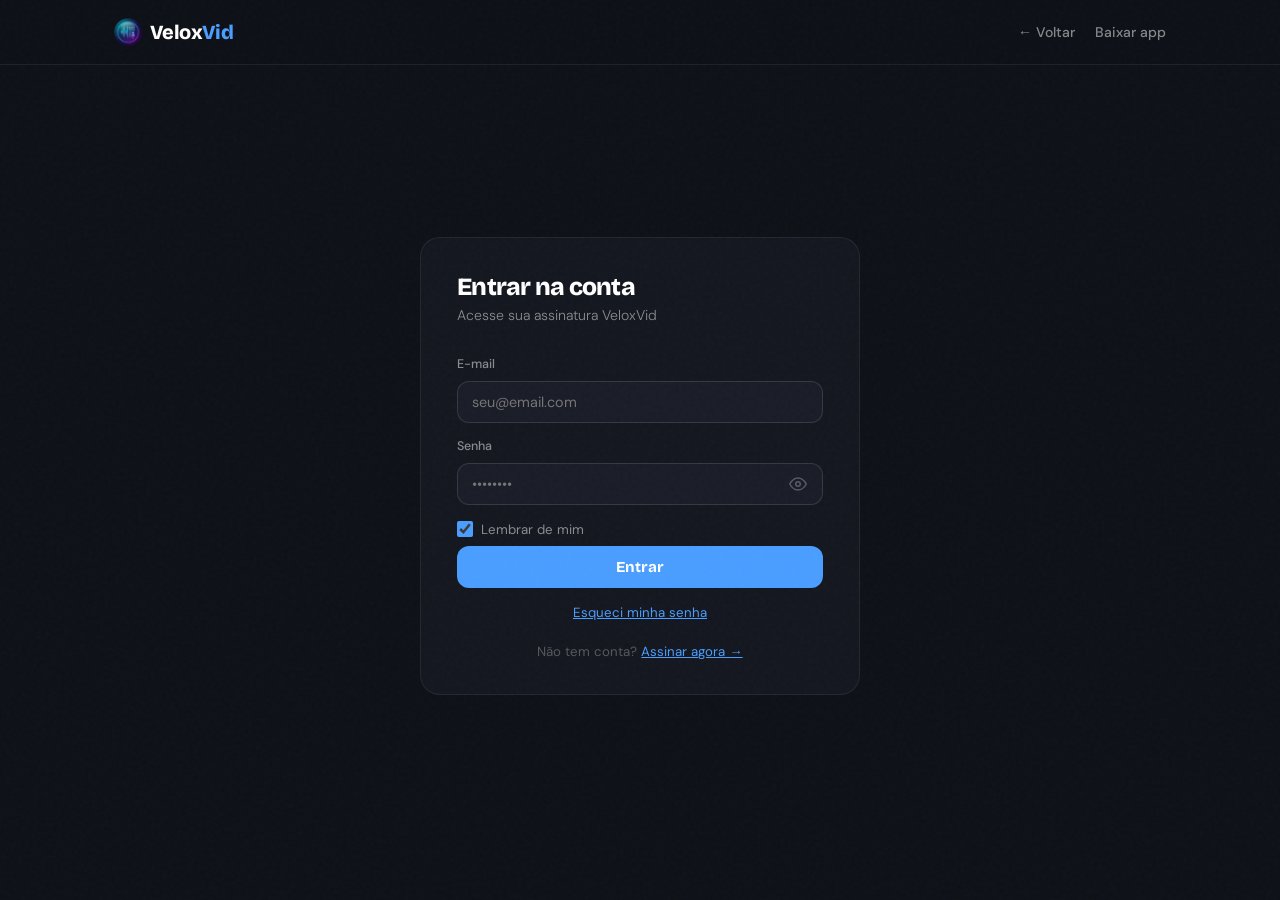
<file: conta.html>
<!DOCTYPE html>
<html lang="pt-BR">
<head>
  <meta charset="UTF-8" />
  <meta name="viewport" content="width=device-width, initial-scale=1.0" />
  <title>Minha conta — VeloxVid</title>
  <meta name="description" content="Gerencie sua conta e assinatura VeloxVid." />
  <meta name="robots" content="noindex" />
  <link rel="canonical" href="https://veloxvid.com/conta" />
  <meta name="theme-color" content="#0e1117" />
  <link rel="icon" href="/favicon.ico" sizes="any" />
  <link rel="icon" href="/assets/img/icon-192.png" type="image/png" sizes="192x192" />
  <link rel="apple-touch-icon" href="/apple-touch-icon.png" />
  <link rel="stylesheet" href="/assets/fonts.css" />

  <style>
    *, *::before, *::after { box-sizing: border-box; margin: 0; padding: 0; }

    :root {
      --bg:         #0e1117;
      --bg-card:    #14171f;
      --bg-card2:   #1a1d27;
      --border:     rgba(255,255,255,0.07);
      --border-mid: rgba(255,255,255,0.12);
      --txt:        #ffffff;
      --txt-2:      rgba(255,255,255,0.5);
      --txt-3:      rgba(255,255,255,0.28);
      --blue:       #4A9EFF;
      --blue-dim:   rgba(74,158,255,0.15);
      --blue-glow:  rgba(74,158,255,0.35);
      --green:      #4CAF50;
      --red:        #FF5A5A;
      --radius:     12px;
    }

    html { scroll-behavior: smooth; }

    body {
      background: var(--bg);
      color: var(--txt);
      font-family: 'DM Sans', sans-serif;
      font-size: 16px;
      line-height: 1.6;
      min-height: 100vh;
    }

    body::before {
      content: '';
      position: fixed;
      inset: 0;
      background-image: url("data:image/svg+xml,%3Csvg viewBox='0 0 256 256' xmlns='http://www.w3.org/2000/svg'%3E%3Cfilter id='noise'%3E%3CfeTurbulence type='fractalNoise' baseFrequency='0.9' numOctaves='4' stitchTiles='stitch'/%3E%3C/filter%3E%3Crect width='100%25' height='100%25' filter='url(%23noise)' opacity='1'/%3E%3C/svg%3E");
      opacity: 0.025;
      pointer-events: none;
      z-index: 9999;
    }

    h1, h2, h3 {
      font-family: 'Bricolage Grotesque', sans-serif;
      line-height: 1.08;
      letter-spacing: -0.03em;
    }

    .container { width: 100%; max-width: 1100px; margin: 0 auto; padding: 0 24px; }

    /* ─── Nav ─── */
    nav {
      position: fixed;
      top: 0; left: 0; right: 0;
      z-index: 100;
      background: rgba(14,17,23,0.9);
      backdrop-filter: blur(20px);
      -webkit-backdrop-filter: blur(20px);
      border-bottom: 1px solid var(--border);
    }
    .nav-inner { display: flex; align-items: center; justify-content: space-between; height: 64px; }
    .nav-logo {
      font-family: 'Bricolage Grotesque', sans-serif;
      font-weight: 800; font-size: 1.25rem;
      color: var(--txt); text-decoration: none;
      letter-spacing: -0.03em;
      display: flex; align-items: center;
    }
    .nav-logo img { width: 28px; height: 28px; object-fit: contain; margin-right: 8px; }
    .nav-logo span { color: var(--blue); }
    .nav-right { display: flex; align-items: center; gap: 20px; }
    .nav-link {
      color: var(--txt-2); text-decoration: none;
      font-size: 0.875rem; font-weight: 500;
      transition: color 0.2s;
    }
    .nav-link:hover { color: var(--txt); }

    /* ─── Main ─── */
    main {
      min-height: 100vh;
      display: flex;
      align-items: center;
      justify-content: center;
      padding: 80px 24px 48px;
    }

    .main-wrap { width: 100%; max-width: 440px; }

    /* ─── Success banner ─── */
    .success-banner {
      display: none;
      align-items: flex-start;
      gap: 12px;
      background: rgba(76,175,80,0.10);
      border: 1px solid rgba(76,175,80,0.30);
      border-radius: var(--radius);
      padding: 16px 18px;
      margin-bottom: 20px;
    }
    .success-banner .sb-icon { font-size: 1.25rem; line-height: 1; flex-shrink: 0; margin-top: 2px; }
    .success-banner p { color: #6FCF7A; font-size: 0.875rem; }
    .success-banner strong { font-weight: 600; }

    /* ─── Card ─── */
    .card {
      background: var(--bg-card);
      border: 1px solid var(--border);
      border-radius: 20px;
      padding: 36px 36px 32px;
    }

    /* ─── Views ─── */
    .view { display: none; }
    .view.active { display: block; }

    /* ─── Loading spinner ─── */
    .spinner-wrap {
      display: flex; flex-direction: column;
      align-items: center; gap: 14px;
      padding: 32px;
    }
    .spinner {
      width: 34px; height: 34px;
      border: 3px solid var(--border-mid);
      border-top-color: var(--blue);
      border-radius: 50%;
      animation: spin 0.75s linear infinite;
    }
    @keyframes spin { to { transform: rotate(360deg); } }

    /* ─── Form typography ─── */
    .view-title { font-size: 1.55rem; font-weight: 800; margin-bottom: 4px; }
    .view-sub { color: var(--txt-2); font-size: 0.88rem; font-weight: 300; margin-bottom: 28px; }

    /* ─── Form controls ─── */
    .form-group { margin-bottom: 14px; }
    .form-label { display: block; font-size: 0.78rem; font-weight: 500; color: var(--txt-2); margin-bottom: 6px; }
    .form-input {
      width: 100%;
      background: var(--bg-card2);
      border: 1px solid var(--border-mid);
      border-radius: var(--radius);
      padding: 11px 14px;
      color: var(--txt);
      font-size: 0.9rem;
      font-family: 'DM Sans', sans-serif;
      outline: none;
      transition: border-color 0.2s, box-shadow 0.2s;
    }
    .form-input:focus {
      border-color: var(--blue);
      box-shadow: 0 0 0 3px var(--blue-dim);
    }

    /* ─── Buttons ─── */
    .btn-primary {
      display: block; width: 100%;
      background: var(--blue); color: #fff;
      border: none; border-radius: var(--radius);
      padding: 12px;
      font-family: 'Bricolage Grotesque', sans-serif;
      font-weight: 700; font-size: 0.95rem;
      cursor: pointer;
      transition: transform 0.2s, box-shadow 0.2s, opacity 0.2s;
      margin-top: 6px;
    }
    .btn-primary:hover:not(:disabled) {
      transform: translateY(-2px);
      box-shadow: 0 8px 24px var(--blue-glow);
    }
    .btn-primary:disabled { opacity: 0.6; cursor: not-allowed; }

    .btn-ghost {
      display: block; width: 100%;
      background: transparent; color: var(--txt-2);
      border: 1px solid var(--border-mid);
      border-radius: var(--radius);
      padding: 11px;
      font-family: 'DM Sans', sans-serif;
      font-weight: 500; font-size: 0.875rem;
      cursor: pointer;
      transition: border-color 0.2s, color 0.2s;
      margin-top: 8px;
      text-align: center; text-decoration: none;
    }
    .btn-ghost:hover { border-color: rgba(255,255,255,0.25); color: var(--txt); }

    /* ─── Alerts ─── */
    .alert {
      padding: 11px 14px;
      border-radius: var(--radius);
      font-size: 0.84rem;
      margin-bottom: 18px;
      display: none;
    }
    .alert.show { display: block; }
    .alert-error   { background: rgba(255,90,90,0.10);  border: 1px solid rgba(255,90,90,0.30);  color: #FF8585; }
    .alert-success { background: rgba(76,175,80,0.10);  border: 1px solid rgba(76,175,80,0.30);  color: #6FCF7A; }

    /* ─── Links inside forms ─── */
    .link-btn {
      background: none; border: none; padding: 0;
      color: var(--blue); font-size: 0.83rem;
      cursor: pointer;
      font-family: 'DM Sans', sans-serif;
      text-decoration: underline;
      transition: opacity 0.2s;
    }
    .link-btn:hover { opacity: 0.8; }

    .form-footer {
      text-align: center;
      margin-top: 18px;
      font-size: 0.83rem;
      color: var(--txt-3);
    }
    .form-footer button, .form-footer a {
      color: var(--blue); background: none; border: none;
      cursor: pointer; font-size: 0.83rem;
      text-decoration: underline;
      font-family: 'DM Sans', sans-serif;
    }

    /* ─── Dashboard ─── */
    .profile-header {
      display: flex; align-items: center; gap: 14px;
      margin-bottom: 24px; padding-bottom: 22px;
      border-bottom: 1px solid var(--border);
    }
    .avatar {
      width: 50px; height: 50px;
      background: var(--blue-dim);
      border: 1px solid rgba(74,158,255,0.3);
      border-radius: 50%;
      display: flex; align-items: center; justify-content: center;
      font-family: 'Bricolage Grotesque', sans-serif;
      font-weight: 700; font-size: 1.25rem;
      color: var(--blue); flex-shrink: 0;
    }
    .profile-name { font-family: 'Bricolage Grotesque', sans-serif; font-weight: 700; font-size: 1.05rem; margin-bottom: 2px; }
    .profile-email { font-size: 0.8rem; color: var(--txt-3); }

    .info-card {
      background: var(--bg-card2);
      border: 1px solid var(--border);
      border-radius: var(--radius);
      padding: 16px 18px;
      margin-bottom: 10px;
    }
    .info-label {
      font-size: 0.68rem; color: var(--txt-3);
      font-family: 'JetBrains Mono', monospace;
      letter-spacing: 0.06em; margin-bottom: 6px;
    }
    .info-value { font-weight: 500; font-size: 0.92rem; display: flex; align-items: center; gap: 8px; flex-wrap: wrap; }

    .badge-plan {
      display: inline-flex; align-items: center;
      background: var(--blue-dim);
      border: 1px solid rgba(74,158,255,0.3);
      color: var(--blue);
      font-family: 'JetBrains Mono', monospace;
      font-size: 0.68rem; font-weight: 500;
      padding: 3px 10px; border-radius: 100px;
      letter-spacing: 0.04em;
    }
    .badge-active {
      display: inline-flex; align-items: center; gap: 6px;
      background: rgba(76,175,80,0.10);
      border: 1px solid rgba(76,175,80,0.25);
      color: var(--green);
      font-family: 'JetBrains Mono', monospace;
      font-size: 0.68rem; font-weight: 500;
      padding: 3px 10px; border-radius: 100px;
    }
    .badge-active .dot {
      width: 6px; height: 6px;
      background: var(--green); border-radius: 50%;
      animation: pulse 2s ease-in-out infinite;
    }
    @keyframes pulse {
      0%, 100% { opacity: 1; box-shadow: 0 0 0 0 rgba(76,175,80,0.4); }
      50% { opacity: 0.7; box-shadow: 0 0 0 4px rgba(76,175,80,0); }
    }

    .dashboard-actions { display: flex; flex-direction: column; gap: 8px; margin-top: 20px; }
    .dashboard-actions .btn-row { display: flex; gap: 8px; }
    .dashboard-actions .btn-row > * { flex: 1; margin-top: 0; }

    /* ─── Remember me checkbox ─── */
    .form-check {
      display: flex; align-items: center; gap: 8px;
      margin: 10px 0 4px;
    }
    .form-check input[type="checkbox"] {
      width: 16px; height: 16px; accent-color: var(--blue);
      cursor: pointer; flex-shrink: 0;
    }
    .form-check label {
      font-size: 0.83rem; color: var(--txt-2);
      cursor: pointer; user-select: none;
    }

    /* ─── Password field with eye toggle ─── */
    .pw-wrap { position: relative; }
    .pw-wrap .form-input { padding-right: 44px; }
    .pw-eye {
      position: absolute; right: 12px; top: 50%; transform: translateY(-50%);
      background: none; border: none; cursor: pointer;
      color: var(--txt-3); padding: 4px; line-height: 0;
      transition: color 0.2s;
    }
    .pw-eye:hover { color: var(--txt-2); }

    /* ─── Change password ─── */
    .change-pw-wrap { margin-top: 16px; border-top: 1px solid var(--border); padding-top: 14px; }
    .change-pw-toggle {
      display: flex; align-items: center; justify-content: space-between;
      width: 100%; background: none; border: none; padding: 0;
      color: var(--txt-2); font-size: 0.85rem; font-weight: 500;
      cursor: pointer; font-family: 'DM Sans', sans-serif;
      transition: color 0.2s;
    }
    .change-pw-toggle:hover { color: var(--txt); }

    /* ─── Responsive ─── */
    @media (max-width: 480px) {
      .card { padding: 28px 22px 24px; }
      main { padding: 80px 16px 40px; }
    }
  </style>
</head>
<body>

  <nav>
    <div class="container">
      <div class="nav-inner">
        <a href="/" class="nav-logo">
          <img src="/assets/img/logo-64.png" alt="" width="28" height="28" />Velox<span>Vid</span>
        </a>
        <div class="nav-right">
          <a href="/" class="nav-link">← Voltar</a>
          <a href="https://github.com/wyllenlima/VeloxVid-releases/releases" data-download class="nav-link">Baixar app</a>
        </div>
      </div>
    </div>
  </nav>

  <main>
    <div class="main-wrap">

      <!-- Banner: após checkout bem-sucedido -->
      <div class="success-banner" id="successBanner">
        <div class="sb-icon">🎉</div>
        <p>
          <strong>Pagamento confirmado!</strong><br>
          Sua conta foi criada. Faça login abaixo para acessar sua área de assinante.
        </p>
      </div>

      <!-- View: Carregando -->
      <div class="view active" id="viewLoading">
        <div class="card">
          <div class="spinner-wrap">
            <div class="spinner"></div>
            <p style="color:var(--txt-3);font-size:0.84rem">Verificando sessão...</p>
          </div>
        </div>
      </div>

      <!-- View: Login -->
      <div class="view" id="viewLogin">
        <div class="card">
          <h1 class="view-title">Entrar na conta</h1>
          <p class="view-sub">Acesse sua assinatura VeloxVid</p>

          <div class="alert alert-error" id="loginError"></div>

          <form onsubmit="doLogin(event)">
            <div class="form-group">
              <label class="form-label" for="loginEmail">E-mail</label>
              <input class="form-input" type="email" id="loginEmail"
                placeholder="seu@email.com" required autocomplete="email" />
            </div>
            <div class="form-group">
              <label class="form-label" for="loginPassword">Senha</label>
              <div class="pw-wrap">
                <input class="form-input" type="password" id="loginPassword"
                  placeholder="••••••••" required autocomplete="current-password" />
                <button type="button" class="pw-eye" onclick="togglePw('loginPassword',this)" tabindex="-1">
                  <svg id="loginPassword-icon" width="18" height="18" viewBox="0 0 24 24" fill="none" stroke="currentColor" stroke-width="2" stroke-linecap="round" stroke-linejoin="round"><path d="M1 12s4-8 11-8 11 8 11 8-4 8-11 8-11-8-11-8z"/><circle cx="12" cy="12" r="3"/></svg>
                </button>
              </div>
            </div>
            <div class="form-check">
              <input type="checkbox" id="rememberMe" checked />
              <label for="rememberMe">Lembrar de mim</label>
            </div>
            <button class="btn-primary" type="submit" id="loginBtn">Entrar</button>
          </form>

          <div class="form-footer" style="margin-top:14px">
            <button onclick="showView('viewForgot')">Esqueci minha senha</button>
          </div>
          <div class="form-footer">
            Não tem conta? <a href="/?checkout=anual">Assinar agora →</a>
          </div>
        </div>
      </div>

      <!-- View: Recuperar senha -->
      <div class="view" id="viewForgot">
        <div class="card">
          <h1 class="view-title">Recuperar senha</h1>
          <p class="view-sub">Enviaremos as instruções para o seu e-mail</p>

          <div class="alert alert-error"   id="forgotError"></div>
          <div class="alert alert-success" id="forgotSuccess"></div>

          <form onsubmit="doForgot(event)">
            <div class="form-group">
              <label class="form-label" for="forgotEmail">E-mail</label>
              <input class="form-input" type="email" id="forgotEmail"
                placeholder="seu@email.com" required />
            </div>
            <button class="btn-primary" type="submit" id="forgotBtn">Enviar link de recuperação</button>
          </form>

          <div class="form-footer">
            <button onclick="showView('viewLogin')">← Voltar para o login</button>
          </div>
        </div>
      </div>

      <!-- View: Nova senha (via link de e-mail) -->
      <div class="view" id="viewReset">
        <div class="card">
          <h1 class="view-title">Nova senha</h1>
          <p class="view-sub">Escolha uma senha com pelo menos 6 caracteres</p>

          <div class="alert alert-error"   id="resetError"></div>
          <div class="alert alert-success" id="resetSuccess"></div>

          <form onsubmit="doReset(event)">
            <div class="form-group">
              <label class="form-label" for="resetPassword">Nova senha</label>
              <div class="pw-wrap">
                <input class="form-input" type="password" id="resetPassword"
                  placeholder="••••••••" required minlength="6" autocomplete="new-password" />
                <button type="button" class="pw-eye" onclick="togglePw('resetPassword',this)" tabindex="-1">
                  <svg width="18" height="18" viewBox="0 0 24 24" fill="none" stroke="currentColor" stroke-width="2" stroke-linecap="round" stroke-linejoin="round"><path d="M1 12s4-8 11-8 11 8 11 8-4 8-11 8-11-8-11-8z"/><circle cx="12" cy="12" r="3"/></svg>
                </button>
              </div>
            </div>
            <div class="form-group">
              <label class="form-label" for="resetPasswordConfirm">Confirmar nova senha</label>
              <div class="pw-wrap">
                <input class="form-input" type="password" id="resetPasswordConfirm"
                  placeholder="••••••••" required minlength="6" autocomplete="new-password" />
                <button type="button" class="pw-eye" onclick="togglePw('resetPasswordConfirm',this)" tabindex="-1">
                  <svg width="18" height="18" viewBox="0 0 24 24" fill="none" stroke="currentColor" stroke-width="2" stroke-linecap="round" stroke-linejoin="round"><path d="M1 12s4-8 11-8 11 8 11 8-4 8-11 8-11-8-11-8z"/><circle cx="12" cy="12" r="3"/></svg>
                </button>
              </div>
            </div>
            <button class="btn-primary" type="submit" id="resetBtn">Salvar nova senha</button>
          </form>
        </div>
      </div>

      <!-- View: Dashboard -->
      <div class="view" id="viewDashboard">
        <div class="card">

          <div class="profile-header">
            <div class="avatar" id="dashAvatar">?</div>
            <div>
              <div class="profile-name"  id="dashName">—</div>
              <div class="profile-email" id="dashEmail">—</div>
            </div>
          </div>

          <div class="info-card">
            <div class="info-label">PLANO ATIVO</div>
            <div class="info-value">
              <span class="badge-plan" id="dashPlanBadge">—</span>
            </div>
          </div>

          <div class="info-card">
            <div class="info-label">STATUS</div>
            <div class="info-value">
              <span class="badge-active"><span class="dot"></span>Assinatura ativa</span>
            </div>
          </div>

          <div class="info-card" id="expiryCard" style="display:none">
            <div class="info-label">VÁLIDO ATÉ</div>
            <div class="info-value" id="dashExpiry">—</div>
          </div>

          <div class="dashboard-actions">
            <div class="btn-row">
              <a href="https://github.com/wyllenlima/VeloxVid-releases/releases" data-download class="btn-primary">
                ↓ Baixar VeloxVid
              </a>
              <button class="btn-primary" id="openAppBtn" onclick="openInApp()">
                ▶ Abrir VeloxVid
              </button>
            </div>
            <button class="btn-ghost" id="portalBtn" onclick="goToPortal()">
              Gerenciar assinatura →
            </button>
          </div>

          <!-- Mudar senha -->
          <div class="change-pw-wrap">
            <button class="change-pw-toggle" onclick="toggleChangePw()">
              <span>Alterar senha</span>
              <span id="cpwArrow" style="transition:transform 0.2s">▸</span>
            </button>
            <div id="changePwForm" style="display:none;margin-top:12px">
              <div class="alert alert-error"   id="cpwError"></div>
              <div class="alert alert-success" id="cpwSuccess"></div>
              <div class="form-group">
                <label class="form-label">Senha atual</label>
                <div class="pw-wrap">
                  <input class="form-input" type="password" id="cpwCurrent" placeholder="••••••••" />
                  <button type="button" class="pw-eye" onclick="togglePw('cpwCurrent',this)" tabindex="-1">
                    <svg width="18" height="18" viewBox="0 0 24 24" fill="none" stroke="currentColor" stroke-width="2" stroke-linecap="round" stroke-linejoin="round"><path d="M1 12s4-8 11-8 11 8 11 8-4 8-11 8-11-8-11-8z"/><circle cx="12" cy="12" r="3"/></svg>
                  </button>
                </div>
              </div>
              <div class="form-group">
                <label class="form-label">Nova senha</label>
                <div class="pw-wrap">
                  <input class="form-input" type="password" id="cpwNew" placeholder="••••••••" minlength="6" />
                  <button type="button" class="pw-eye" onclick="togglePw('cpwNew',this)" tabindex="-1">
                    <svg width="18" height="18" viewBox="0 0 24 24" fill="none" stroke="currentColor" stroke-width="2" stroke-linecap="round" stroke-linejoin="round"><path d="M1 12s4-8 11-8 11 8 11 8-4 8-11 8-11-8-11-8z"/><circle cx="12" cy="12" r="3"/></svg>
                  </button>
                </div>
              </div>
              <div class="form-group">
                <label class="form-label">Confirmar nova senha</label>
                <div class="pw-wrap">
                  <input class="form-input" type="password" id="cpwConfirm" placeholder="••••••••" minlength="6" />
                  <button type="button" class="pw-eye" onclick="togglePw('cpwConfirm',this)" tabindex="-1">
                    <svg width="18" height="18" viewBox="0 0 24 24" fill="none" stroke="currentColor" stroke-width="2" stroke-linecap="round" stroke-linejoin="round"><path d="M1 12s4-8 11-8 11 8 11 8-4 8-11 8-11-8-11-8z"/><circle cx="12" cy="12" r="3"/></svg>
                  </button>
                </div>
              </div>
              <button class="btn-primary" id="cpwBtn" onclick="doChangePassword()">Salvar nova senha</button>
            </div>
          </div>

          <button class="btn-ghost" style="margin-top:8px" onclick="doLogout()">Sair da conta</button>

        </div>
      </div>

    </div>
  </main>

  <!-- A versão do aplicativo e o link de download ficam em assets/release.js -->
  <script src="/assets/release.js"></script>
  <script>
    const API       = 'https://veloxvid-production.up.railway.app';
    const TOKEN_KEY = 'vv_token';

    function getToken()               { return localStorage.getItem(TOKEN_KEY) || sessionStorage.getItem(TOKEN_KEY); }
    function setToken(t, remember)    { if (remember) { localStorage.setItem(TOKEN_KEY, t); sessionStorage.removeItem(TOKEN_KEY); } else { sessionStorage.setItem(TOKEN_KEY, t); localStorage.removeItem(TOKEN_KEY); } }
    function removeToken()            { localStorage.removeItem(TOKEN_KEY); sessionStorage.removeItem(TOKEN_KEY); }

    // ─── Parâmetros da URL ────────────────────────────────────
    const params      = new URLSearchParams(location.search);
    const resetToken  = params.get('token');
    const magicToken  = params.get('magic');
    const isSuccess   = params.get('success') === 'true';

    if (isSuccess) {
      document.getElementById('successBanner').style.display = 'flex';
    }

    // ─── Mostrar/esconder senha ───────────────────────────────
    const eyeOn  = `<svg width="18" height="18" viewBox="0 0 24 24" fill="none" stroke="currentColor" stroke-width="2" stroke-linecap="round" stroke-linejoin="round"><path d="M1 12s4-8 11-8 11 8 11 8-4 8-11 8-11-8-11-8z"/><circle cx="12" cy="12" r="3"/></svg>`;
    const eyeOff = `<svg width="18" height="18" viewBox="0 0 24 24" fill="none" stroke="currentColor" stroke-width="2" stroke-linecap="round" stroke-linejoin="round"><path d="M17.94 17.94A10.07 10.07 0 0 1 12 20c-7 0-11-8-11-8a18.45 18.45 0 0 1 5.06-5.94M9.9 4.24A9.12 9.12 0 0 1 12 4c7 0 11 8 11 8a18.5 18.5 0 0 1-2.16 3.19m-6.72-1.07a3 3 0 1 1-4.24-4.24"/><line x1="1" y1="1" x2="23" y2="23"/></svg>`;
    function togglePw(id, btn) {
      const input = document.getElementById(id);
      const show = input.type === 'password';
      input.type = show ? 'text' : 'password';
      btn.innerHTML = show ? eyeOff : eyeOn;
    }

    // ─── Gerenciar views ──────────────────────────────────────
    function showView(id) {
      document.querySelectorAll('.view').forEach(v => v.classList.remove('active'));
      document.getElementById(id).classList.add('active');
    }

    function showAlert(id, msg) {
      const el = document.getElementById(id);
      el.textContent = msg;
      el.classList.add('show');
    }

    function hideAlert(id) {
      const el = document.getElementById(id);
      if (el) el.classList.remove('show');
    }

    // ─── Inicialização ────────────────────────────────────────
    async function init() {
      if (resetToken) {
        showView('viewReset');
        return;
      }

      // Auto-login via magic token (vindo do app desktop)
      if (magicToken) {
        showView('viewLoading');
        history.replaceState(null, '', location.pathname); // limpa ?magic= da URL
        try {
          const res = await fetch(`${API}/auth/exchange-magic-token`, {
            method:  'POST',
            headers: { 'Content-Type': 'application/json' },
            body:    JSON.stringify({ magic_token: magicToken }),
          });
          if (res.ok) {
            const data = await res.json();
            setToken(data.access_token, true);
            renderDashboard(data.user);
            showView('viewDashboard');
            return;
          }
        } catch {}
        // Se falhou (token expirado/inválido) → vai para login normalmente
        showView('viewLogin');
        return;
      }

      const token = getToken();
      if (!token) {
        showView('viewLogin');
        return;
      }

      try {
        const res = await fetch(`${API}/auth/me`, {
          headers: { Authorization: `Bearer ${token}` }
        });
        if (!res.ok) throw new Error();
        const user = await res.json();
        renderDashboard(user);
      } catch {
        localStorage.removeItem(TOKEN_KEY);
        showView('viewLogin');
      }
    }

    // ─── Login ────────────────────────────────────────────────
    async function doLogin(e) {
      e.preventDefault();
      hideAlert('loginError');

      const btn = document.getElementById('loginBtn');
      btn.disabled    = true;
      btn.textContent = 'Entrando...';

      const email    = document.getElementById('loginEmail').value.trim();
      const password = document.getElementById('loginPassword').value;

      try {
        const res  = await fetch(`${API}/auth/login`, {
          method:  'POST',
          headers: { 'Content-Type': 'application/json' },
          body:    JSON.stringify({ email, password, device_fingerprint: 'web' })
        });
        const data = await res.json();

        if (!res.ok) {
          const msg = res.status === 402
            ? 'Nenhuma assinatura ativa. Se você acabou de pagar, aguarde 1-2 minutos e tente novamente.'
            : (data.detail || 'E-mail ou senha incorretos.');
          showAlert('loginError', msg);
          return;
        }

        const remember = document.getElementById('rememberMe').checked;
        setToken(data.access_token, remember);
        window.location.href = '/';
      } catch {
        showAlert('loginError', 'Erro de conexão. Verifique sua internet e tente novamente.');
      } finally {
        btn.disabled    = false;
        btn.textContent = 'Entrar';
      }
    }

    // ─── Dashboard ────────────────────────────────────────────
    function renderDashboard(user) {
      const displayName = user.name || user.email.split('@')[0];
      document.getElementById('dashAvatar').textContent = displayName.charAt(0).toUpperCase();
      document.getElementById('dashName').textContent   = user.name || displayName;
      document.getElementById('dashEmail').textContent  = user.email;

      const labels = { mensal: 'Plano mensal', trimestral: 'Plano trimestral', anual: 'Plano anual', pro: 'Plano' };
      const label  = labels[user.plan] || (user.plan ? 'Plano ' + user.plan.charAt(0).toUpperCase() + user.plan.slice(1) : 'Plano');

      document.getElementById('dashPlanBadge').textContent = label.toUpperCase();

      if (user.subscription_end) {
        // Força parse como hora local (evita bug de fuso UTC-3 com datas sem hora)
        const raw = user.subscription_end.includes('T')
          ? user.subscription_end
          : user.subscription_end + 'T12:00:00';
        const d = new Date(raw);
        const fmt = d.toLocaleDateString('pt-BR', { day: '2-digit', month: 'long', year: 'numeric' });
        document.getElementById('dashExpiry').textContent = fmt;
        document.getElementById('expiryCard').style.display = 'block';
      }

      showView('viewDashboard');
    }

    // ─── Mudar senha ──────────────────────────────────────────
    let cpwOpen = false;
    function toggleChangePw() {
      cpwOpen = !cpwOpen;
      document.getElementById('changePwForm').style.display = cpwOpen ? 'block' : 'none';
      document.getElementById('cpwArrow').style.transform = cpwOpen ? 'rotate(90deg)' : '';
      if (!cpwOpen) {
        document.getElementById('cpwCurrent').value = '';
        document.getElementById('cpwNew').value = '';
        document.getElementById('cpwConfirm').value = '';
        document.getElementById('cpwError').classList.remove('show');
        document.getElementById('cpwSuccess').classList.remove('show');
      }
    }

    async function doChangePassword() {
      hideAlert('cpwError'); hideAlert('cpwSuccess');
      const current  = document.getElementById('cpwCurrent').value;
      const newPw    = document.getElementById('cpwNew').value;
      const confirmPw = document.getElementById('cpwConfirm').value;

      if (!current || !newPw || !confirmPw) { showAlert('cpwError', 'Preencha todos os campos.'); return; }
      if (newPw.length < 6)   { showAlert('cpwError', 'Nova senha deve ter pelo menos 6 caracteres.'); return; }
      if (newPw !== confirmPw) { showAlert('cpwError', 'As senhas não coincidem.'); return; }

      const btn = document.getElementById('cpwBtn');
      btn.disabled = true; btn.textContent = 'Salvando...';

      const token = getToken();
      try {
        const res  = await fetch(`${API}/auth/change-password`, {
          method:  'POST',
          headers: { 'Content-Type': 'application/json', Authorization: `Bearer ${token}` },
          body:    JSON.stringify({ current_password: current, new_password: newPw })
        });
        const data = await res.json();
        if (!res.ok) { showAlert('cpwError', data.detail || 'Erro ao alterar senha.'); return; }
        showAlert('cpwSuccess', 'Senha alterada com sucesso!');
        document.getElementById('cpwCurrent').value = '';
        document.getElementById('cpwNew').value = '';
        document.getElementById('cpwConfirm').value = '';
      } catch {
        showAlert('cpwError', 'Erro de conexão. Tente novamente.');
      } finally {
        btn.disabled = false; btn.textContent = 'Salvar nova senha';
      }
    }

    // ─── Portal Stripe ────────────────────────────────────────
    async function openInApp() {
      const btn = document.getElementById('openAppBtn');
      btn.disabled    = true;
      btn.textContent = 'Abrindo...';
      try {
        const res  = await fetch(`${API}/auth/magic-token`, {
          method:  'POST',
          headers: { Authorization: `Bearer ${getToken()}` }
        });
        const data = await res.json();
        if (res.ok && data.magic_token) {
          window.location.href = `veloxvid://auth?magic=${data.magic_token}`;
          setTimeout(() => {
            btn.disabled    = false;
            btn.textContent = '▶ Abrir VeloxVid';
          }, 3000);
          return;
        }
      } catch {}
      btn.disabled    = false;
      btn.textContent = '▶ Abrir VeloxVid';
    }

    async function goToPortal() {
      const btn = document.getElementById('portalBtn');
      btn.disabled    = true;
      btn.textContent = 'Abrindo...';

      const token = getToken();
      try {
        const res  = await fetch(`${API}/checkout/portal`, {
          method:  'POST',
          headers: {
            Authorization:   `Bearer ${token}`,
            'Content-Type':  'application/json'
          }
        });
        const data = await res.json();
        if (!res.ok || !data.url) throw new Error(data.detail || 'Erro ao abrir portal.');
        window.location.href = data.url;
      } catch (err) {
        alert(err.message || 'Não foi possível abrir o portal. Tente novamente.');
        btn.disabled    = false;
        btn.textContent = 'Gerenciar assinatura →';
      }
    }

    // ─── Recuperar senha ──────────────────────────────────────
    async function doForgot(e) {
      e.preventDefault();
      hideAlert('forgotError');
      hideAlert('forgotSuccess');

      const btn = document.getElementById('forgotBtn');
      btn.disabled    = true;
      btn.textContent = 'Enviando...';

      const email = document.getElementById('forgotEmail').value.trim();
      try {
        await fetch(`${API}/auth/forgot-password`, {
          method:  'POST',
          headers: { 'Content-Type': 'application/json' },
          body:    JSON.stringify({ email })
        });
        // API retorna 200 mesmo se e-mail não existe (por segurança)
        showAlert('forgotSuccess', 'Se o e-mail estiver cadastrado, você receberá as instruções em breve.');
        document.getElementById('forgotEmail').value = '';
      } catch {
        showAlert('forgotError', 'Erro de conexão. Tente novamente.');
      } finally {
        btn.disabled    = false;
        btn.textContent = 'Enviar link de recuperação';
      }
    }

    // ─── Redefinir senha ──────────────────────────────────────
    async function doReset(e) {
      e.preventDefault();
      hideAlert('resetError');
      hideAlert('resetSuccess');

      const btn = document.getElementById('resetBtn');
      btn.disabled    = true;
      btn.textContent = 'Salvando...';

      const newPassword = document.getElementById('resetPassword').value;
      const confirmPw   = document.getElementById('resetPasswordConfirm').value;
      if (newPassword !== confirmPw) {
        showAlert('resetError', 'As senhas não coincidem.');
        btn.disabled = false; btn.textContent = 'Salvar nova senha';
        return;
      }
      try {
        const res  = await fetch(`${API}/auth/reset-password`, {
          method:  'POST',
          headers: { 'Content-Type': 'application/json' },
          body:    JSON.stringify({ token: resetToken, new_password: newPassword })
        });
        const data = await res.json();

        if (!res.ok) {
          showAlert('resetError', data.detail || 'Link inválido ou expirado. Solicite um novo.');
          return;
        }

        showAlert('resetSuccess', 'Senha redefinida! Redirecionando para o login...');
        setTimeout(() => {
          history.replaceState({}, '', '/conta');
          showView('viewLogin');
        }, 2200);
      } catch {
        showAlert('resetError', 'Erro de conexão. Tente novamente.');
      } finally {
        btn.disabled    = false;
        btn.textContent = 'Salvar nova senha';
      }
    }

    // ─── Logout ──────────────────────────────────────────────
    function doLogout() {
      const token = getToken();
      if (token) {
        fetch(`${API}/auth/session`, {
          method:  'DELETE',
          headers: { Authorization: `Bearer ${token}` }
        }).catch(() => {});
      }
      removeToken();
      showView('viewLogin');
    }

    // ─── Start ───────────────────────────────────────────────
    init();
  </script>
</body>
</html>
</file>
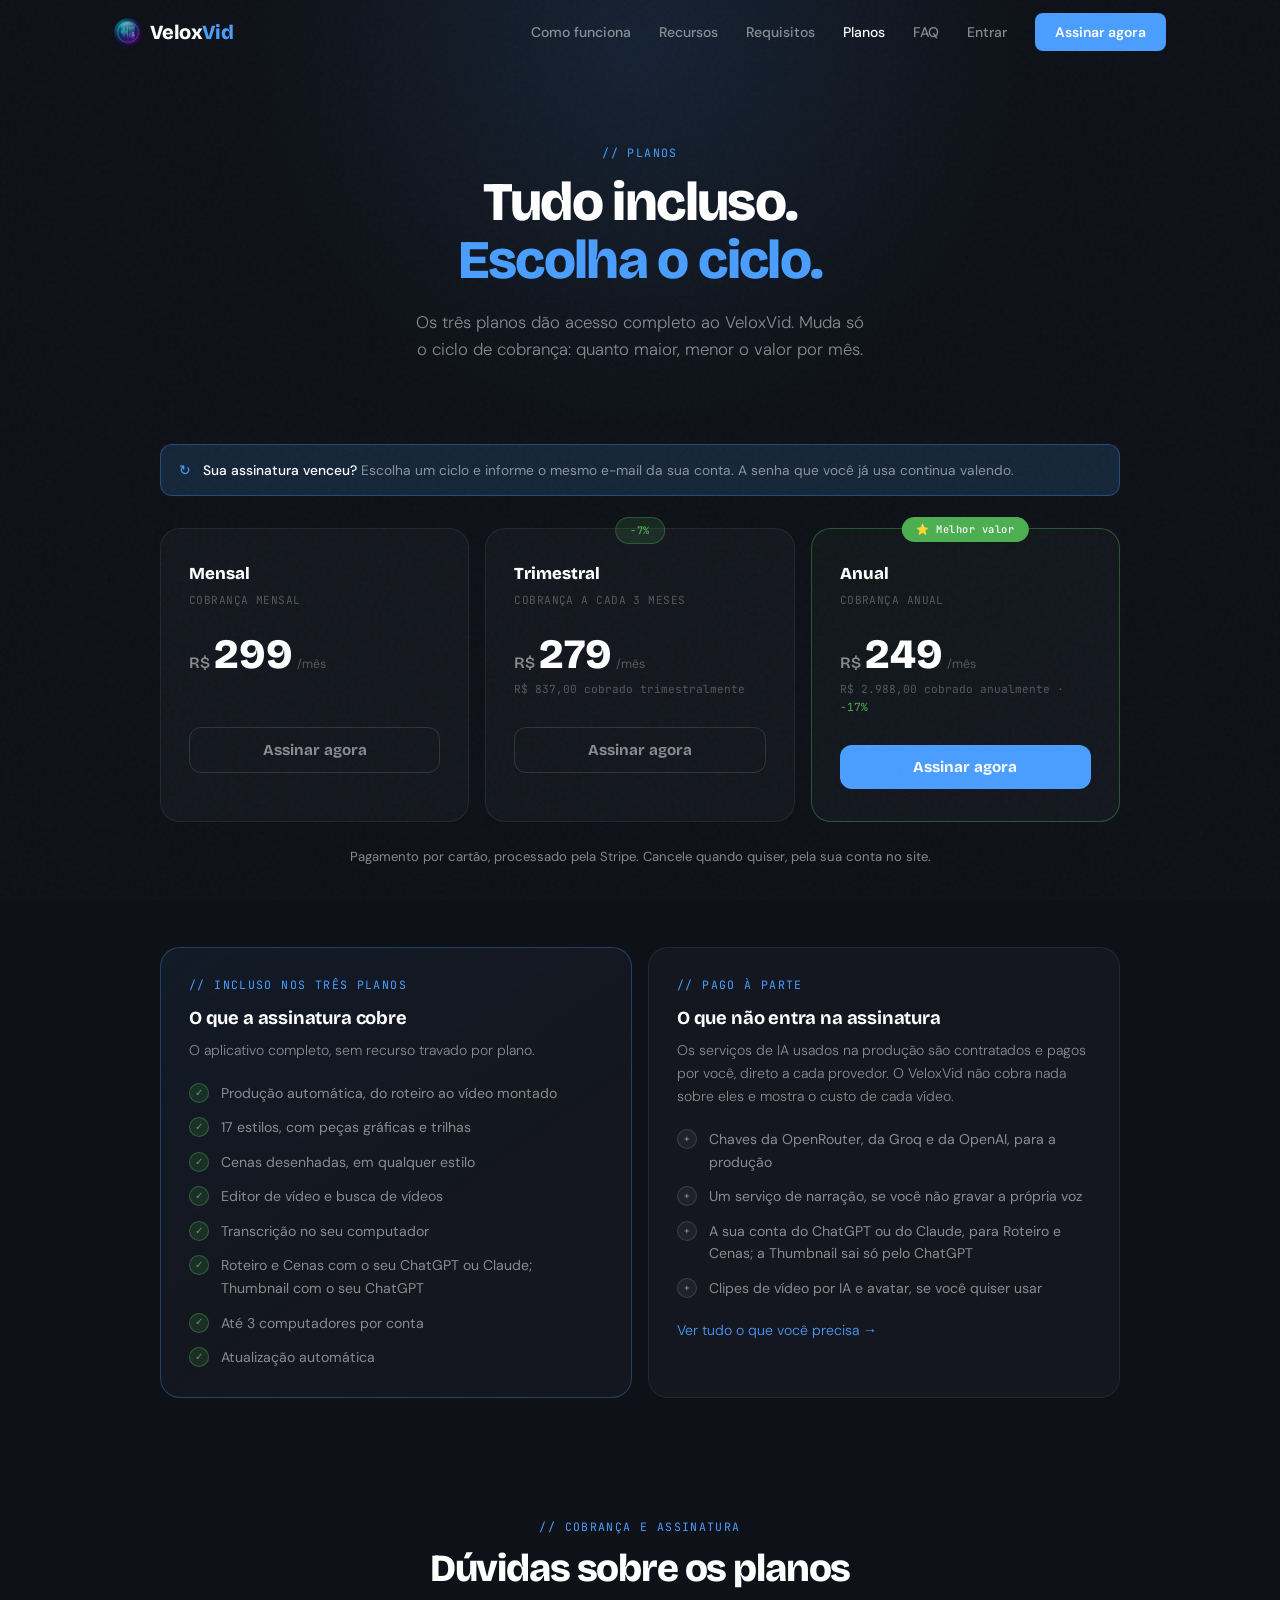
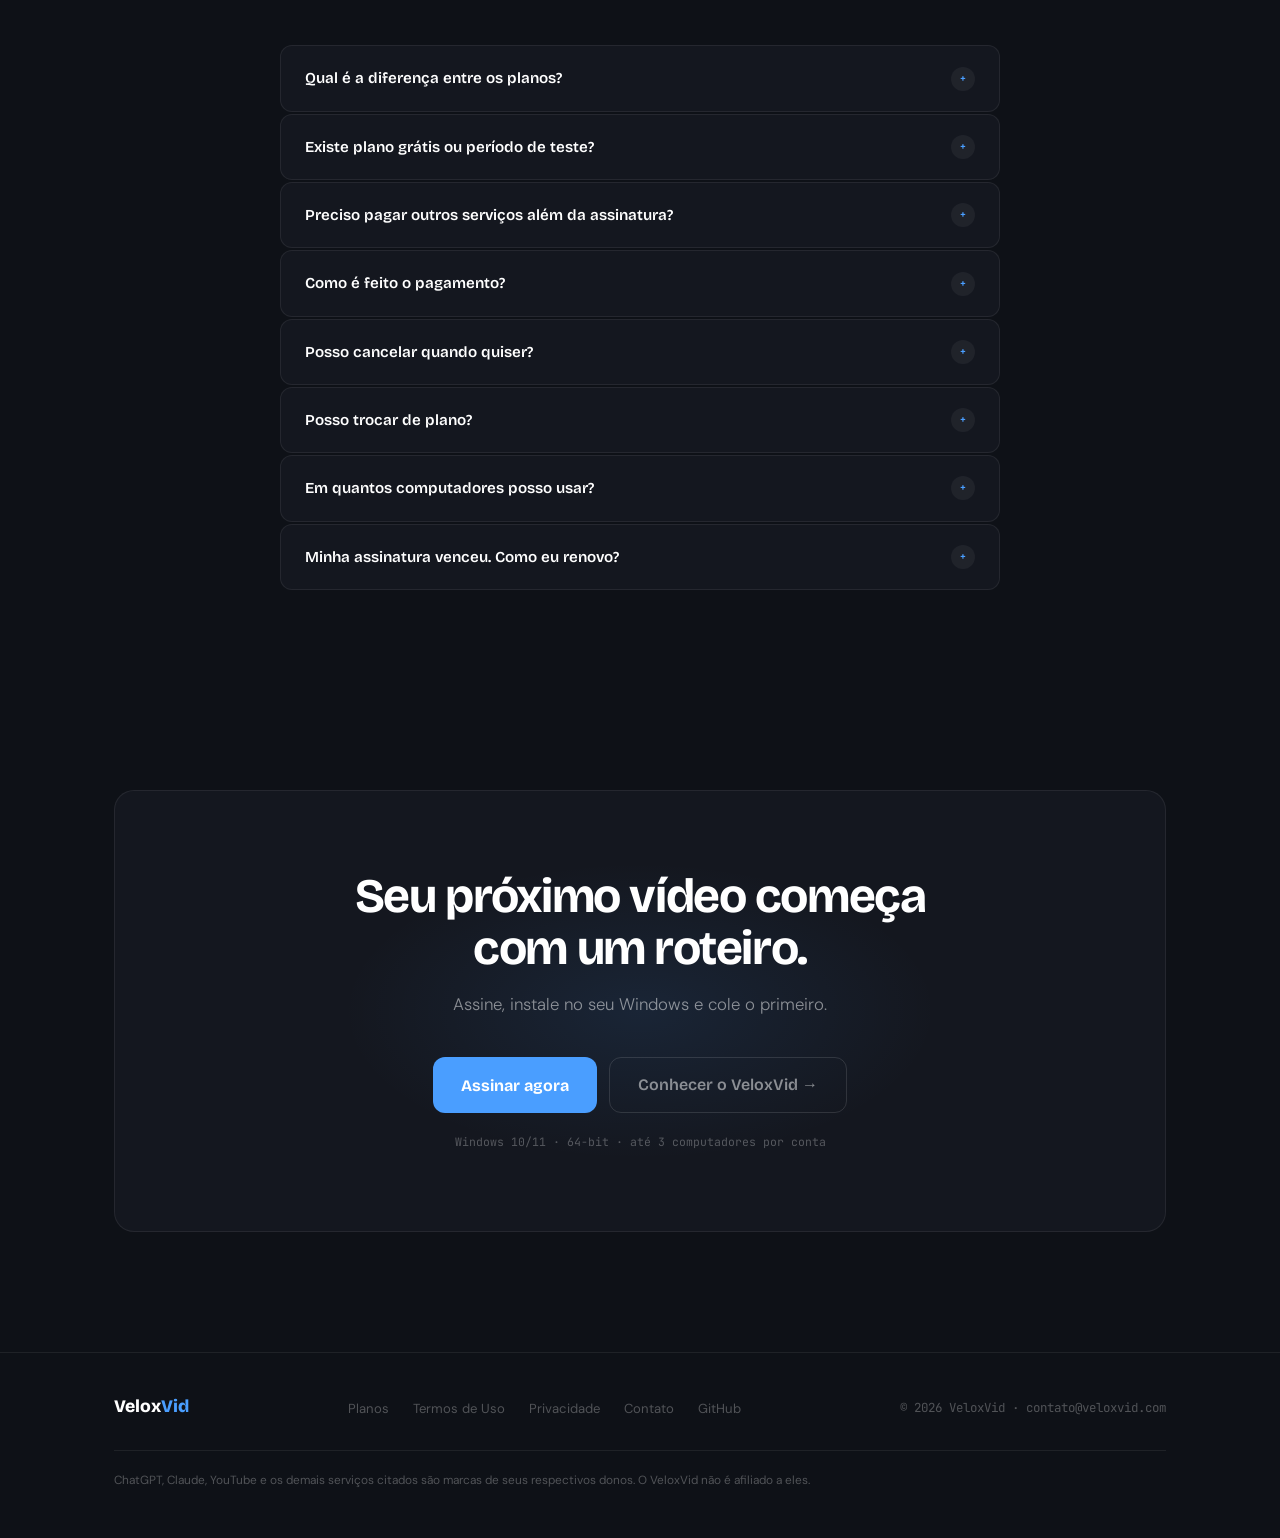
<file: planos.html>
<!DOCTYPE html>
<html lang="pt-BR">
<head>
  <meta charset="UTF-8" />
  <meta name="viewport" content="width=device-width, initial-scale=1.0" />
  <title>Planos e preços — VeloxVid</title>
  <meta name="description" content="Planos do VeloxVid: mensal por R$ 299, trimestral por R$ 279/mês ou anual por R$ 249/mês. Tudo incluso nos três. Veja o que a assinatura cobre e o que é pago à parte." />
  <link rel="canonical" href="https://veloxvid.com/planos" />
  <meta name="theme-color" content="#0e1117" />

  <meta property="og:type" content="website" />
  <meta property="og:site_name" content="VeloxVid" />
  <meta property="og:locale" content="pt_BR" />
  <meta property="og:url" content="https://veloxvid.com/planos" />
  <meta property="og:title" content="Planos e preços — VeloxVid" />
  <meta property="og:description" content="Mensal, trimestral ou anual: os três planos dão acesso completo ao VeloxVid. Veja o que a assinatura cobre e o que é pago à parte." />
  <meta property="og:image" content="https://veloxvid.com/assets/img/og-cover.jpg" />
  <meta property="og:image:width" content="1200" />
  <meta property="og:image:height" content="630" />
  <meta name="twitter:card" content="summary_large_image" />

  <link rel="icon" href="/favicon.ico" sizes="any" />
  <link rel="icon" href="/assets/img/icon-192.png" type="image/png" sizes="192x192" />
  <link rel="apple-touch-icon" href="/apple-touch-icon.png" />

  <link rel="preload" href="/assets/fonts/bricolage-grotesque-latin.woff2" as="font" type="font/woff2" crossorigin />
  <link rel="preload" href="/assets/fonts/dm-sans-latin.woff2" as="font" type="font/woff2" crossorigin />
  <link rel="stylesheet" href="/assets/fonts.css" />
  <link rel="stylesheet" href="/assets/site.css" />
  <script>document.documentElement.classList.add('js');</script>

  <script type="application/ld+json">
  {
    "@context": "https://schema.org",
    "@type": "BreadcrumbList",
    "itemListElement": [
      { "@type": "ListItem", "position": 1, "name": "Início", "item": "https://veloxvid.com/" },
      { "@type": "ListItem", "position": 2, "name": "Planos", "item": "https://veloxvid.com/planos" }
    ]
  }
  </script>
</head>

<body>

  <!-- ─── NAV ─── -->
  <nav id="nav" aria-label="Principal">
    <div class="container">
      <div class="nav-inner">
        <a href="/" class="nav-logo" aria-label="VeloxVid, início"><img src="/assets/img/logo-64.png" alt="" width="28" height="28" />Velox<span>Vid</span></a>
        <ul class="nav-links" id="navLinks">
          <li><a href="/#how">Como funciona</a></li>
          <li><a href="/#features">Recursos</a></li>
          <li><a href="/#requisitos">Requisitos</a></li>
          <li><a href="/planos" aria-current="page" style="color:var(--txt)">Planos</a></li>
          <li><a href="#faq">FAQ</a></li>
          <li id="navAuthItem"><a href="/conta" id="navAuthLink">Entrar</a></li>
          <li id="navLogoutItem" style="display:none"><a href="#" id="navLogoutLink">Sair</a></li>
          <li id="navSubscribeItem"><a href="#pricing" data-checkout="anual" class="nav-cta">Assinar agora</a></li>
        </ul>
        <button class="nav-hamburger" id="navHamburger" type="button" aria-label="Menu" aria-controls="navLinks" aria-expanded="false">
          <span></span><span></span><span></span>
        </button>
      </div>
    </div>
  </nav>

  <main>

  <!-- ─── CABEÇALHO ─── -->
  <section class="page-hero">
    <div class="container">
      <div class="section-label">// planos</div>
      <h1>Tudo incluso.<br><span class="accent">Escolha o ciclo.</span></h1>
      <p class="section-sub">Os três planos dão acesso completo ao VeloxVid. Muda só o ciclo de cobrança: quanto maior, menor o valor por mês.</p>
    </div>
  </section>

  <!-- ─── PLANOS ─── -->
  <section class="pricing-section" id="pricing">
    <div class="container">

      <p class="renew-note">
        <span class="renew-icon" aria-hidden="true">↻</span>
        <span><strong>Sua assinatura venceu?</strong> Escolha um ciclo e informe o mesmo e-mail da sua conta. A senha que você já usa continua valendo.</span>
      </p>

      <div class="pricing-grid">

        <!-- Mensal -->
        <div class="pricing-card">
          <h2 class="plan-name">Mensal</h2>
          <div class="plan-cycle">COBRANÇA MENSAL</div>
          <div class="plan-price">
            <div class="plan-price-row">
              <span class="currency">R$</span>
              <span class="amount">299</span>
              <span class="period">/mês</span>
            </div>
          </div>
          <div class="plan-total">&nbsp;</div>
          <button type="button" data-checkout="mensal" class="btn-plan outline">Assinar agora</button>
        </div>

        <!-- Trimestral -->
        <div class="pricing-card">
          <div class="pricing-badge discount">-7%</div>
          <h2 class="plan-name">Trimestral</h2>
          <div class="plan-cycle">COBRANÇA A CADA 3 MESES</div>
          <div class="plan-price">
            <div class="plan-price-row">
              <span class="currency">R$</span>
              <span class="amount">279</span>
              <span class="period">/mês</span>
            </div>
          </div>
          <div class="plan-total">R$ 837,00 cobrado trimestralmente</div>
          <button type="button" data-checkout="trimestral" class="btn-plan outline">Assinar agora</button>
        </div>

        <!-- Anual -->
        <div class="pricing-card featured">
          <div class="pricing-badge best">⭐ Melhor valor</div>
          <h2 class="plan-name">Anual</h2>
          <div class="plan-cycle">COBRANÇA ANUAL</div>
          <div class="plan-price">
            <div class="plan-price-row">
              <span class="currency">R$</span>
              <span class="amount">249</span>
              <span class="period">/mês</span>
            </div>
          </div>
          <div class="plan-total">R$ 2.988,00 cobrado anualmente · <span style="color:var(--green)">-17%</span></div>
          <button type="button" data-checkout="anual" class="btn-plan primary">Assinar agora</button>
        </div>

      </div>

      <p class="pricing-requirements">Pagamento por cartão, processado pela Stripe. Cancele quando quiser, pela sua conta no site.</p>
    </div>
  </section>

  <!-- ─── O QUE A ASSINATURA COBRE ─── -->
  <section class="cover-section">
    <div class="container">
      <div class="cover-grid">
        <div class="cover-card highlight fade-up">
          <div class="section-label">// incluso nos três planos</div>
          <h2>O que a assinatura cobre</h2>
          <p>O aplicativo completo, sem recurso travado por plano.</p>
          <ul class="privacy-list">
            <li class="privacy-item"><span class="check" aria-hidden="true">✓</span>Produção automática, do roteiro ao vídeo montado</li>
            <li class="privacy-item"><span class="check" aria-hidden="true">✓</span>17 estilos, com peças gráficas e trilhas</li>
            <li class="privacy-item"><span class="check" aria-hidden="true">✓</span>Cenas desenhadas, em qualquer estilo</li>
            <li class="privacy-item"><span class="check" aria-hidden="true">✓</span>Editor de vídeo e busca de vídeos</li>
            <li class="privacy-item"><span class="check" aria-hidden="true">✓</span>Transcrição no seu computador</li>
            <li class="privacy-item"><span class="check" aria-hidden="true">✓</span>Roteiro e Cenas com o seu ChatGPT ou Claude; Thumbnail com o seu ChatGPT</li>
            <li class="privacy-item"><span class="check" aria-hidden="true">✓</span>Até 3 computadores por conta</li>
            <li class="privacy-item"><span class="check" aria-hidden="true">✓</span>Atualização automática</li>
          </ul>
        </div>

        <div class="cover-card fade-up">
          <div class="section-label">// pago à parte</div>
          <h2>O que não entra na assinatura</h2>
          <p>Os serviços de IA usados na produção são contratados e pagos por você, direto a cada provedor. O VeloxVid não cobra nada sobre eles e mostra o custo de cada vídeo.</p>
          <ul class="privacy-list">
            <li class="privacy-item"><span class="check neutral" aria-hidden="true">+</span>Chaves da OpenRouter, da Groq e da OpenAI, para a produção</li>
            <li class="privacy-item"><span class="check neutral" aria-hidden="true">+</span>Um serviço de narração, se você não gravar a própria voz</li>
            <li class="privacy-item"><span class="check neutral" aria-hidden="true">+</span>A sua conta do ChatGPT ou do Claude, para Roteiro e Cenas; a Thumbnail sai só pelo ChatGPT</li>
            <li class="privacy-item"><span class="check neutral" aria-hidden="true">+</span>Clipes de vídeo por IA e avatar, se você quiser usar</li>
          </ul>
          <p style="margin-top:20px"><a href="/#requisitos">Ver tudo o que você precisa →</a></p>
        </div>
      </div>
    </div>
  </section>

  <!-- ─── FAQ ─── -->
  <section class="faq-section" id="faq">
    <div class="container">
      <div class="faq-head fade-up">
        <div class="section-label">// cobrança e assinatura</div>
        <h2 class="section-title">Dúvidas sobre os planos</h2>
      </div>

      <div class="faq-list">
        <div class="faq-item">
          <h3><button class="faq-q" type="button">
            Qual é a diferença entre os planos?
            <span class="faq-arrow" aria-hidden="true">+</span>
          </button></h3>
          <div class="faq-a">
            <div class="faq-a-inner">Só o ciclo de cobrança. O mensal custa R$ 299 por mês. O trimestral sai por R$ 279 por mês, cobrado em R$ 837 a cada três meses. O anual sai por R$ 249 por mês, cobrado em R$ 2.988 uma vez por ano. Os recursos são os mesmos nos três.</div>
          </div>
        </div>

        <div class="faq-item">
          <h3><button class="faq-q" type="button">
            Existe plano grátis ou período de teste?
            <span class="faq-arrow" aria-hidden="true">+</span>
          </button></h3>
          <div class="faq-a">
            <div class="faq-a-inner">Não. O download do instalador é livre, mas o aplicativo só abre com uma assinatura ativa.</div>
          </div>
        </div>

        <div class="faq-item">
          <h3><button class="faq-q" type="button">
            Preciso pagar outros serviços além da assinatura?
            <span class="faq-arrow" aria-hidden="true">+</span>
          </button></h3>
          <div class="faq-a">
            <div class="faq-a-inner">Sim. A produção usa serviços de IA (planejamento, narração, imagens) contratados por você. O custo é calculado de acordo com cada produção: o VeloxVid mostra quanto cada vídeo gastou e não cobra nada sobre esses serviços.</div>
          </div>
        </div>

        <div class="faq-item">
          <h3><button class="faq-q" type="button">
            Como é feito o pagamento?
            <span class="faq-arrow" aria-hidden="true">+</span>
          </button></h3>
          <div class="faq-a">
            <div class="faq-a-inner">Por cartão, numa página segura da Stripe. A cobrança se repete sozinha a cada ciclo, até você cancelar.</div>
          </div>
        </div>

        <div class="faq-item">
          <h3><button class="faq-q" type="button">
            Posso cancelar quando quiser?
            <span class="faq-arrow" aria-hidden="true">+</span>
          </button></h3>
          <div class="faq-a">
            <div class="faq-a-inner">Sim. Sem fidelidade e sem multa: você cancela pela <a href="/conta">sua conta no site</a>. As condições estão nos <a href="/termos">Termos de Uso</a>.</div>
          </div>
        </div>

        <div class="faq-item">
          <h3><button class="faq-q" type="button">
            Posso trocar de plano?
            <span class="faq-arrow" aria-hidden="true">+</span>
          </button></h3>
          <div class="faq-a">
            <div class="faq-a-inner">Sim, pela <a href="/conta">sua conta no site</a>.</div>
          </div>
        </div>

        <div class="faq-item">
          <h3><button class="faq-q" type="button">
            Em quantos computadores posso usar?
            <span class="faq-arrow" aria-hidden="true">+</span>
          </button></h3>
          <div class="faq-a">
            <div class="faq-a-inner">Em até 3, com a mesma conta.</div>
          </div>
        </div>

        <div class="faq-item">
          <h3><button class="faq-q" type="button">
            Minha assinatura venceu. Como eu renovo?
            <span class="faq-arrow" aria-hidden="true">+</span>
          </button></h3>
          <div class="faq-a">
            <div class="faq-a-inner">Escolha um ciclo nesta página e informe o mesmo e-mail da sua conta. Depois do pagamento, entre no aplicativo com a senha que você já usava.</div>
          </div>
        </div>
      </div>
    </div>
  </section>

  <!-- ─── CTA FINAL ─── -->
  <section class="cta-section">
    <div class="container">
      <div class="cta-box">
        <h2>Seu próximo vídeo começa<br>com um roteiro.</h2>
        <p>Assine, instale no seu Windows e cole o primeiro.</p>
        <div class="cta-actions">
          <button type="button" data-checkout="anual" class="btn-primary">Assinar agora</button>
          <a href="/" class="btn-secondary">Conhecer o VeloxVid →</a>
        </div>
        <p class="cta-note">Windows 10/11 · 64-bit · até 3 computadores por conta</p>
      </div>
    </div>
  </section>

  </main>

  <!-- ─── FOOTER ─── -->
  <footer>
    <div class="container">
      <div class="footer-inner">
        <a href="/" class="footer-logo">Velox<span>Vid</span></a>
        <ul class="footer-links">
          <li><a href="/planos">Planos</a></li>
          <li><a href="/termos">Termos de Uso</a></li>
          <li><a href="/privacidade">Privacidade</a></li>
          <li><a href="mailto:contato@veloxvid.com">Contato</a></li>
          <li><a href="https://github.com/wyllenlima/VeloxVid-releases" rel="noopener">GitHub</a></li>
        </ul>
        <span class="footer-copy">© 2026 VeloxVid · contato@veloxvid.com</span>
      </div>
      <p class="footer-legal">ChatGPT, Claude, YouTube e os demais serviços citados são marcas de seus respectivos donos. O VeloxVid não é afiliado a eles.</p>
    </div>
  </footer>

  <script src="/assets/site.js" defer></script>
</body>
</html>
</file>
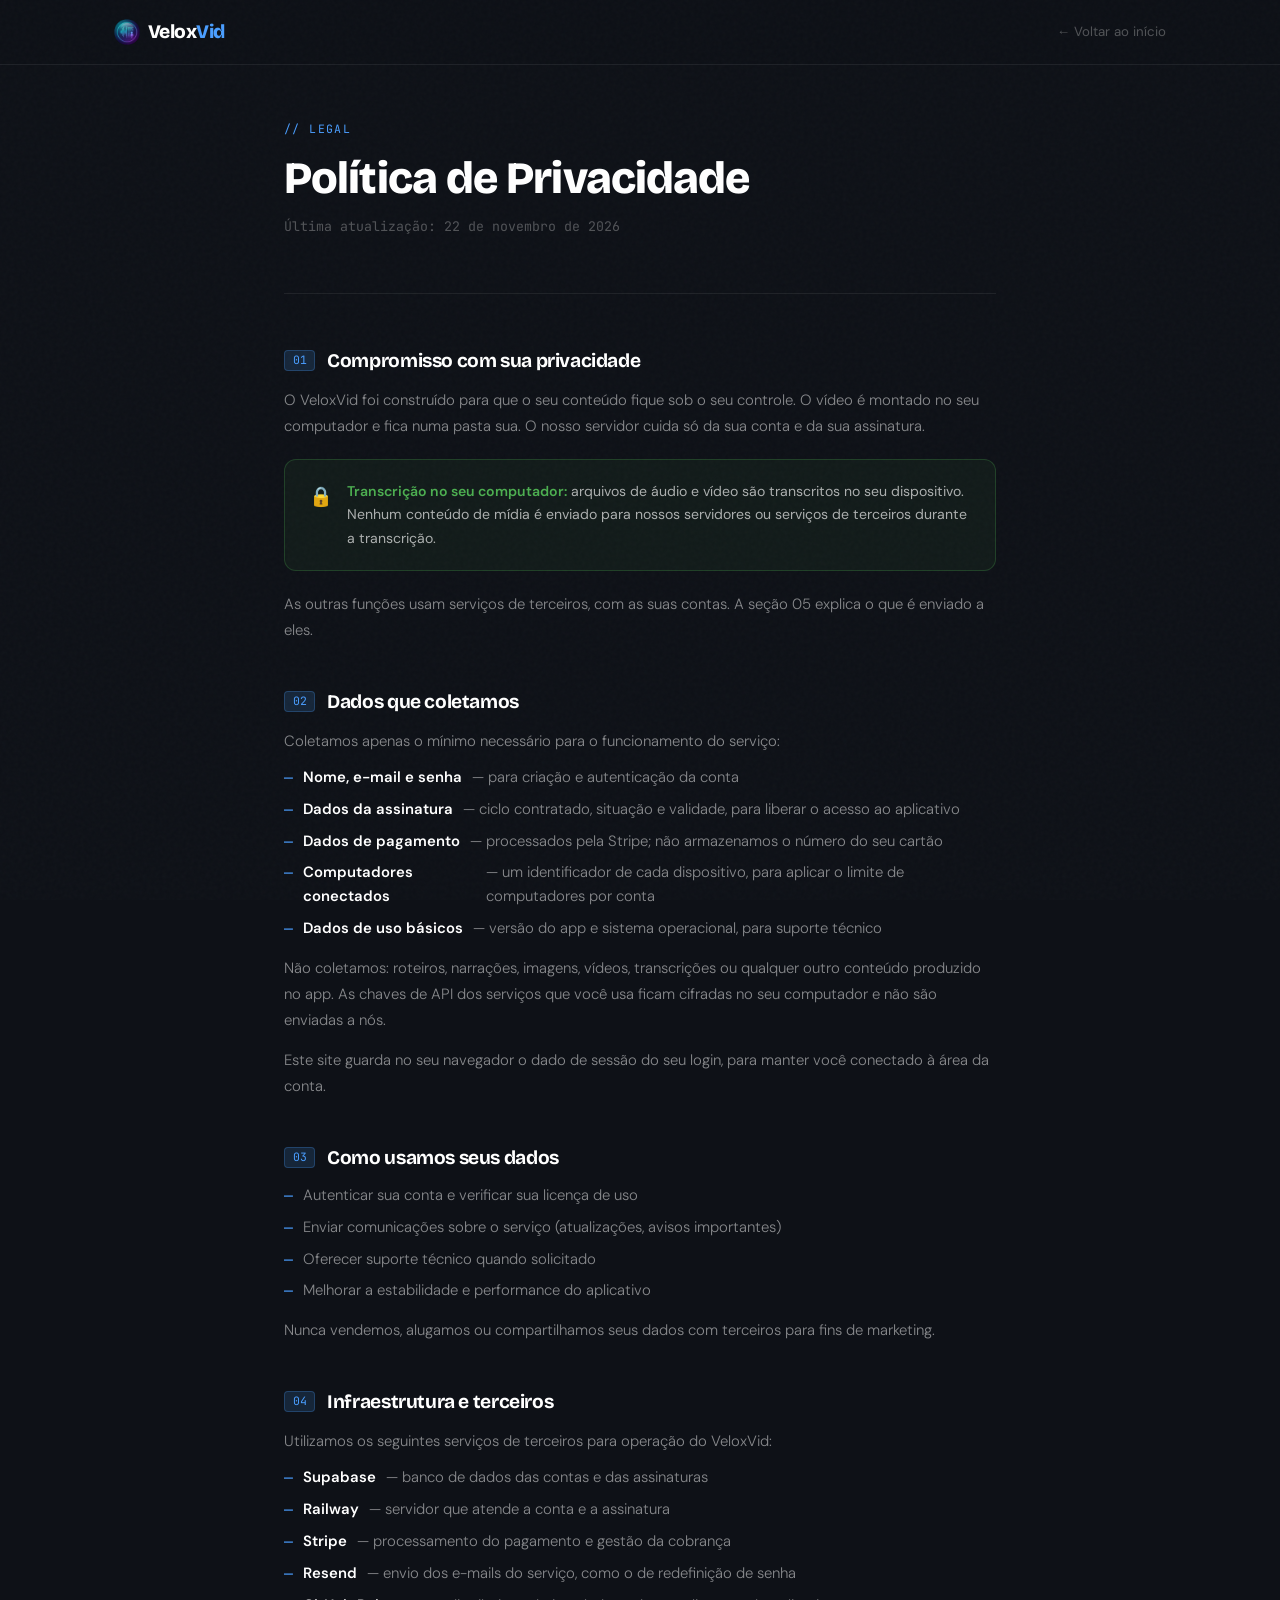
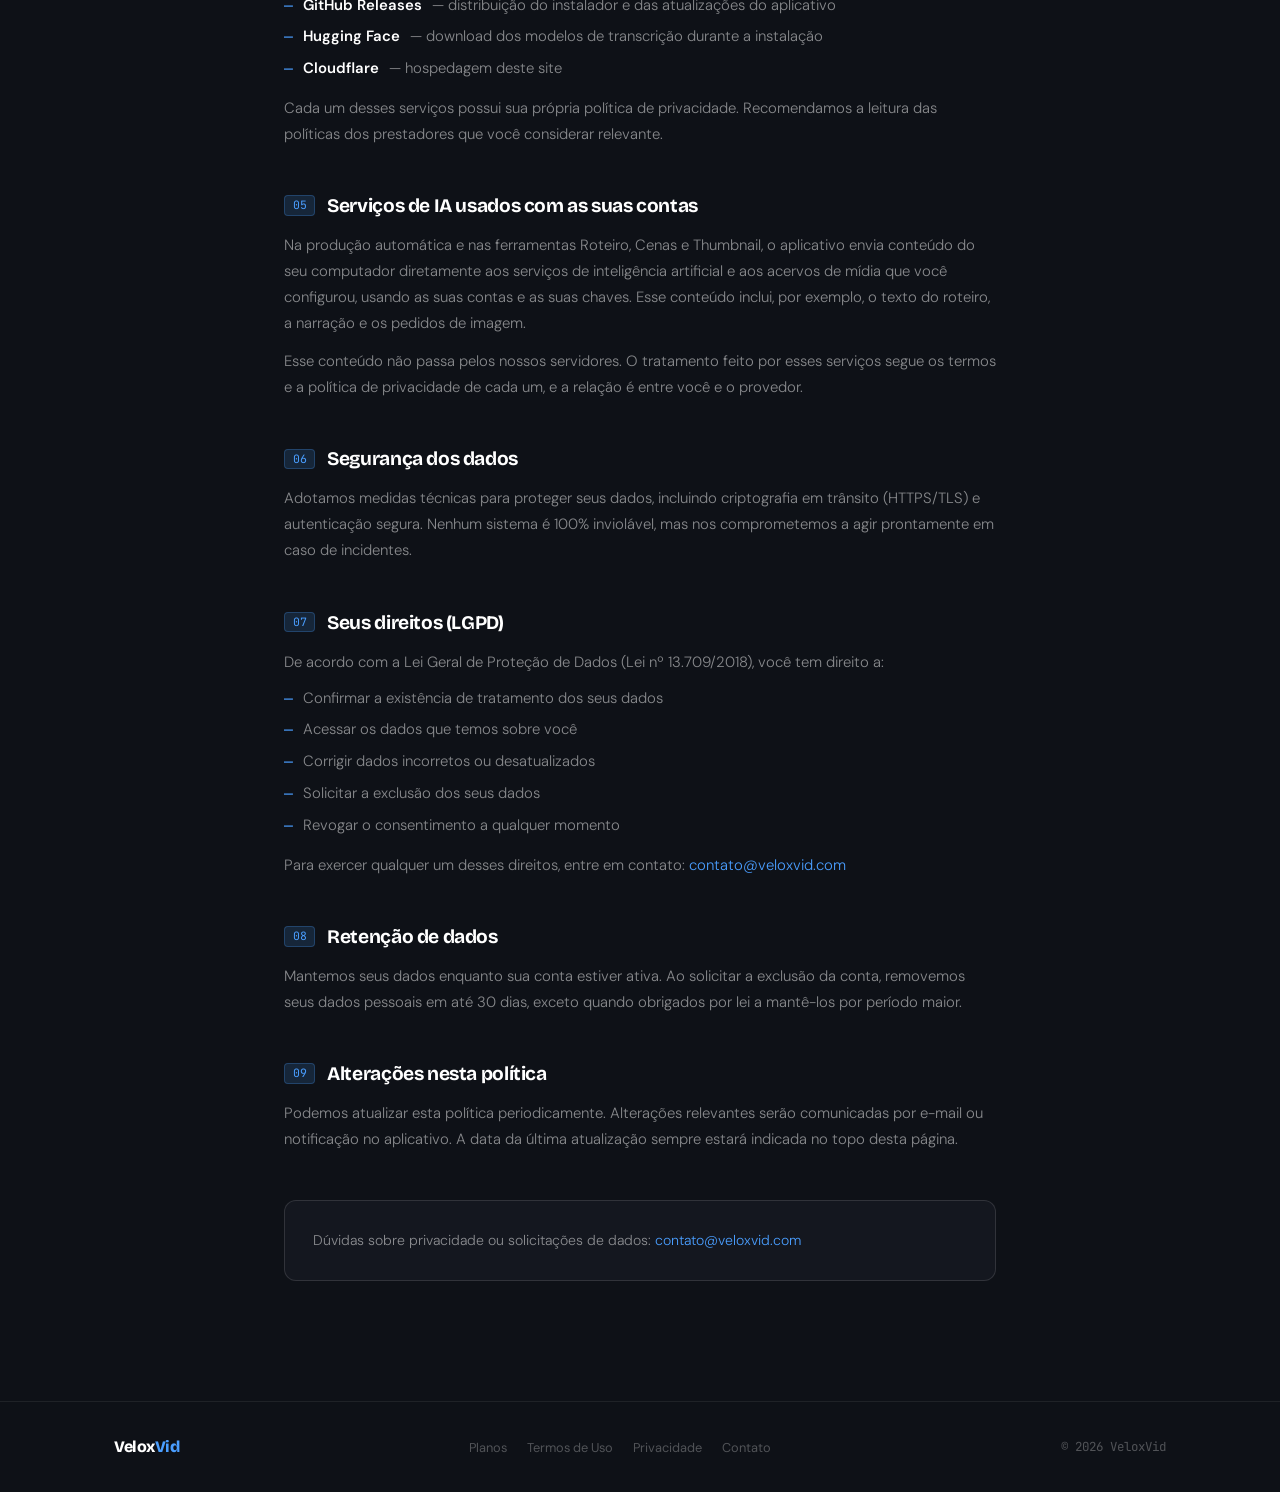
<file: privacidade.html>
<!DOCTYPE html>
<html lang="pt-BR">
<head>
  <meta charset="UTF-8" />
  <meta name="viewport" content="width=device-width, initial-scale=1.0" />
  <title>Política de Privacidade — VeloxVid</title>
  <meta name="description" content="Política de Privacidade do VeloxVid: que dados da conta e da assinatura coletamos, quais terceiros usamos e o que fica só no seu computador." />
  <link rel="canonical" href="https://veloxvid.com/privacidade" />
  <meta name="theme-color" content="#0e1117" />
  <link rel="icon" href="/favicon.ico" sizes="any" />
  <link rel="icon" href="/assets/img/icon-192.png" type="image/png" sizes="192x192" />
  <link rel="apple-touch-icon" href="/apple-touch-icon.png" />
  <link rel="stylesheet" href="/assets/fonts.css" />

  <style>
    *, *::before, *::after { box-sizing: border-box; margin: 0; padding: 0; }

    :root {
      --bg:         #0e1117;
      --bg-card:    #14171f;
      --border:     rgba(255,255,255,0.07);
      --border-mid: rgba(255,255,255,0.12);
      --txt:        #ffffff;
      --txt-2:      rgba(255,255,255,0.5);
      --txt-3:      rgba(255,255,255,0.28);
      --blue:       #4A9EFF;
      --blue-dim:   rgba(74,158,255,0.15);
      --green:      #4CAF50;
      --radius:     12px;
    }

    html { scroll-behavior: smooth; }

    body {
      background: var(--bg);
      color: var(--txt);
      font-family: 'DM Sans', sans-serif;
      font-size: 16px;
      line-height: 1.6;
      overflow-x: hidden;
    }

    body::before {
      content: '';
      position: fixed;
      inset: 0;
      background-image: url("data:image/svg+xml,%3Csvg viewBox='0 0 256 256' xmlns='http://www.w3.org/2000/svg'%3E%3Cfilter id='noise'%3E%3CfeTurbulence type='fractalNoise' baseFrequency='0.9' numOctaves='4' stitchTiles='stitch'/%3E%3C/filter%3E%3Crect width='100%25' height='100%25' filter='url(%23noise)' opacity='1'/%3E%3C/svg%3E");
      opacity: 0.025;
      pointer-events: none;
      z-index: 9999;
    }

    h1, h2, h3 { font-family: 'Bricolage Grotesque', sans-serif; letter-spacing: -0.02em; line-height: 1.1; }

    .container {
      width: 100%;
      max-width: 760px;
      margin: 0 auto;
      padding: 0 24px;
    }

    nav {
      position: fixed;
      top: 0; left: 0; right: 0;
      z-index: 100;
      background: rgba(14,17,23,0.9);
      backdrop-filter: blur(20px);
      -webkit-backdrop-filter: blur(20px);
      border-bottom: 1px solid var(--border);
    }
    .nav-inner {
      display: flex;
      align-items: center;
      justify-content: space-between;
      height: 64px;
    }
    .nav-logo {
      font-family: 'Bricolage Grotesque', sans-serif;
      font-weight: 800;
      font-size: 1.2rem;
      color: var(--txt);
      text-decoration: none;
      letter-spacing: -0.03em;
      display: flex;
      align-items: center;
    }
    .nav-logo img { width: 26px; height: 26px; object-fit: contain; margin-right: 8px; }
    .nav-logo span { color: var(--blue); }
    .nav-back {
      font-size: 0.83rem;
      color: var(--txt-3);
      text-decoration: none;
      transition: color 0.2s;
    }
    .nav-back:hover { color: var(--txt-2); }

    .page-header {
      padding: 120px 0 56px;
      border-bottom: 1px solid var(--border);
      margin-bottom: 56px;
    }
    .page-label {
      font-family: 'JetBrains Mono', monospace;
      font-size: 0.72rem;
      color: var(--blue);
      letter-spacing: 0.12em;
      text-transform: uppercase;
      margin-bottom: 16px;
    }
    .page-header h1 {
      font-size: clamp(2rem, 4vw, 2.8rem);
      font-weight: 800;
      margin-bottom: 12px;
    }
    .page-header p {
      font-size: 0.83rem;
      color: var(--txt-3);
      font-family: 'JetBrains Mono', monospace;
    }

    .legal-content { padding-bottom: 120px; }

    .legal-section { margin-bottom: 48px; }

    .legal-section h2 {
      font-size: 1.2rem;
      font-weight: 700;
      margin-bottom: 16px;
      color: var(--txt);
      display: flex;
      align-items: center;
      gap: 12px;
    }
    .legal-section h2 .num {
      font-family: 'JetBrains Mono', monospace;
      font-size: 0.72rem;
      color: var(--blue);
      background: var(--blue-dim);
      border: 1px solid rgba(74,158,255,0.25);
      border-radius: 4px;
      padding: 3px 8px;
      font-weight: 400;
    }

    .legal-section p {
      font-size: 0.93rem;
      color: var(--txt-2);
      line-height: 1.75;
      font-weight: 300;
      margin-bottom: 12px;
    }
    .legal-section p:last-child { margin-bottom: 0; }

    .legal-section ul {
      list-style: none;
      display: flex;
      flex-direction: column;
      gap: 8px;
      margin-top: 8px;
    }
    .legal-section ul li {
      display: flex;
      gap: 10px;
      font-size: 0.93rem;
      color: var(--txt-2);
      font-weight: 300;
      line-height: 1.6;
    }
    .legal-section ul li::before {
      content: '—';
      color: var(--blue);
      flex-shrink: 0;
      font-family: 'JetBrains Mono', monospace;
    }

    /* Destaque local */
    .highlight-local {
      background: rgba(76,175,80,0.07);
      border: 1px solid rgba(76,175,80,0.25);
      border-radius: var(--radius);
      padding: 20px 24px;
      margin: 20px 0;
      display: flex;
      gap: 14px;
      align-items: flex-start;
    }
    .highlight-local .hl-icon {
      font-size: 1.2rem;
      flex-shrink: 0;
      margin-top: 2px;
    }
    .highlight-local p {
      font-size: 0.88rem;
      color: rgba(255,255,255,0.65);
      font-weight: 400;
      margin: 0;
      line-height: 1.65;
    }
    .highlight-local strong { color: var(--green); font-weight: 600; }

    .legal-contact {
      background: var(--bg-card);
      border: 1px solid var(--border-mid);
      border-radius: var(--radius);
      padding: 28px;
      margin-top: 48px;
    }
    .legal-contact p {
      font-size: 0.88rem;
      color: var(--txt-2);
      font-weight: 300;
      line-height: 1.65;
    }
    .legal-contact a { color: var(--blue); text-decoration: none; }
    .legal-contact a:hover { text-decoration: underline; }

    footer {
      border-top: 1px solid var(--border);
      padding: 32px 0;
    }
    .footer-inner {
      display: flex;
      align-items: center;
      justify-content: space-between;
      gap: 16px;
      flex-wrap: wrap;
    }
    .footer-links {
      display: flex;
      gap: 20px;
      list-style: none;
    }
    .footer-links a {
      font-size: 0.8rem;
      color: var(--txt-3);
      text-decoration: none;
      transition: color 0.2s;
    }
    .footer-links a:hover { color: var(--txt-2); }
    .footer-copy {
      font-size: 0.78rem;
      color: var(--txt-3);
      font-family: 'JetBrains Mono', monospace;
    }
  </style>
</head>

<body>

  <nav>
    <div class="container" style="max-width:1100px">
      <div class="nav-inner">
        <a href="/" class="nav-logo"><img src="/assets/img/logo-64.png" alt="" width="28" height="28" />Velox<span>Vid</span></a>
        <a href="/" class="nav-back">← Voltar ao início</a>
      </div>
    </div>
  </nav>

  <main>
    <div class="container">
      <div class="page-header">
        <div class="page-label">// legal</div>
        <h1>Política de Privacidade</h1>
        <p>Última atualização: 22 de novembro de 2026</p>
      </div>

      <div class="legal-content">

        <div class="legal-section">
          <h2><span class="num">01</span> Compromisso com sua privacidade</h2>
          <p>O VeloxVid foi construído para que o seu conteúdo fique sob o seu controle. O vídeo é montado no seu computador e fica numa pasta sua. O nosso servidor cuida só da sua conta e da sua assinatura.</p>
          <div class="highlight-local">
            <span class="hl-icon">🔒</span>
            <p><strong>Transcrição no seu computador:</strong> arquivos de áudio e vídeo são transcritos no seu dispositivo. Nenhum conteúdo de mídia é enviado para nossos servidores ou serviços de terceiros durante a transcrição.</p>
          </div>
          <p style="margin-top:14px;">As outras funções usam serviços de terceiros, com as suas contas. A seção 05 explica o que é enviado a eles.</p>
        </div>

        <div class="legal-section">
          <h2><span class="num">02</span> Dados que coletamos</h2>
          <p>Coletamos apenas o mínimo necessário para o funcionamento do serviço:</p>
          <ul>
            <li><strong style="color:var(--txt)">Nome, e-mail e senha</strong> — para criação e autenticação da conta</li>
            <li><strong style="color:var(--txt)">Dados da assinatura</strong> — ciclo contratado, situação e validade, para liberar o acesso ao aplicativo</li>
            <li><strong style="color:var(--txt)">Dados de pagamento</strong> — processados pela Stripe; não armazenamos o número do seu cartão</li>
            <li><strong style="color:var(--txt)">Computadores conectados</strong> — um identificador de cada dispositivo, para aplicar o limite de computadores por conta</li>
            <li><strong style="color:var(--txt)">Dados de uso básicos</strong> — versão do app e sistema operacional, para suporte técnico</li>
          </ul>
          <p style="margin-top:14px;">Não coletamos: roteiros, narrações, imagens, vídeos, transcrições ou qualquer outro conteúdo produzido no app. As chaves de API dos serviços que você usa ficam cifradas no seu computador e não são enviadas a nós.</p>
          <p style="margin-top:14px;">Este site guarda no seu navegador o dado de sessão do seu login, para manter você conectado à área da conta.</p>
        </div>

        <div class="legal-section">
          <h2><span class="num">03</span> Como usamos seus dados</h2>
          <ul>
            <li>Autenticar sua conta e verificar sua licença de uso</li>
            <li>Enviar comunicações sobre o serviço (atualizações, avisos importantes)</li>
            <li>Oferecer suporte técnico quando solicitado</li>
            <li>Melhorar a estabilidade e performance do aplicativo</li>
          </ul>
          <p style="margin-top:14px;">Nunca vendemos, alugamos ou compartilhamos seus dados com terceiros para fins de marketing.</p>
        </div>

        <div class="legal-section">
          <h2><span class="num">04</span> Infraestrutura e terceiros</h2>
          <p>Utilizamos os seguintes serviços de terceiros para operação do VeloxVid:</p>
          <ul>
            <li><strong style="color:var(--txt)">Supabase</strong> — banco de dados das contas e das assinaturas</li>
            <li><strong style="color:var(--txt)">Railway</strong> — servidor que atende a conta e a assinatura</li>
            <li><strong style="color:var(--txt)">Stripe</strong> — processamento do pagamento e gestão da cobrança</li>
            <li><strong style="color:var(--txt)">Resend</strong> — envio dos e-mails do serviço, como o de redefinição de senha</li>
            <li><strong style="color:var(--txt)">GitHub Releases</strong> — distribuição do instalador e das atualizações do aplicativo</li>
            <li><strong style="color:var(--txt)">Hugging Face</strong> — download dos modelos de transcrição durante a instalação</li>
            <li><strong style="color:var(--txt)">Cloudflare</strong> — hospedagem deste site</li>
          </ul>
          <p style="margin-top:14px;">Cada um desses serviços possui sua própria política de privacidade. Recomendamos a leitura das políticas dos prestadores que você considerar relevante.</p>
        </div>

        <div class="legal-section">
          <h2><span class="num">05</span> Serviços de IA usados com as suas contas</h2>
          <p>Na produção automática e nas ferramentas Roteiro, Cenas e Thumbnail, o aplicativo envia conteúdo do seu computador diretamente aos serviços de inteligência artificial e aos acervos de mídia que você configurou, usando as suas contas e as suas chaves. Esse conteúdo inclui, por exemplo, o texto do roteiro, a narração e os pedidos de imagem.</p>
          <p>Esse conteúdo não passa pelos nossos servidores. O tratamento feito por esses serviços segue os termos e a política de privacidade de cada um, e a relação é entre você e o provedor.</p>
        </div>

        <div class="legal-section">
          <h2><span class="num">06</span> Segurança dos dados</h2>
          <p>Adotamos medidas técnicas para proteger seus dados, incluindo criptografia em trânsito (HTTPS/TLS) e autenticação segura. Nenhum sistema é 100% inviolável, mas nos comprometemos a agir prontamente em caso de incidentes.</p>
        </div>

        <div class="legal-section">
          <h2><span class="num">07</span> Seus direitos (LGPD)</h2>
          <p>De acordo com a Lei Geral de Proteção de Dados (Lei nº 13.709/2018), você tem direito a:</p>
          <ul>
            <li>Confirmar a existência de tratamento dos seus dados</li>
            <li>Acessar os dados que temos sobre você</li>
            <li>Corrigir dados incorretos ou desatualizados</li>
            <li>Solicitar a exclusão dos seus dados</li>
            <li>Revogar o consentimento a qualquer momento</li>
          </ul>
          <p style="margin-top:14px;">Para exercer qualquer um desses direitos, entre em contato: <a href="mailto:contato@veloxvid.com" style="color:var(--blue);text-decoration:none;">contato@veloxvid.com</a></p>
        </div>

        <div class="legal-section">
          <h2><span class="num">08</span> Retenção de dados</h2>
          <p>Mantemos seus dados enquanto sua conta estiver ativa. Ao solicitar a exclusão da conta, removemos seus dados pessoais em até 30 dias, exceto quando obrigados por lei a mantê-los por período maior.</p>
        </div>

        <div class="legal-section">
          <h2><span class="num">09</span> Alterações nesta política</h2>
          <p>Podemos atualizar esta política periodicamente. Alterações relevantes serão comunicadas por e-mail ou notificação no aplicativo. A data da última atualização sempre estará indicada no topo desta página.</p>
        </div>

        <div class="legal-contact">
          <p>Dúvidas sobre privacidade ou solicitações de dados: <a href="mailto:contato@veloxvid.com">contato@veloxvid.com</a></p>
        </div>

      </div>
    </div>
  </main>

  <footer>
    <div class="container" style="max-width:1100px">
      <div class="footer-inner">
        <a href="/" style="font-family:'Bricolage Grotesque',sans-serif;font-weight:800;font-size:1rem;color:var(--txt);text-decoration:none;letter-spacing:-0.03em;">Velox<span style="color:var(--blue)">Vid</span></a>
        <ul class="footer-links">
          <li><a href="/planos">Planos</a></li>
          <li><a href="/termos">Termos de Uso</a></li>
          <li><a href="/privacidade">Privacidade</a></li>
          <li><a href="mailto:contato@veloxvid.com">Contato</a></li>
        </ul>
        <span class="footer-copy">© 2026 VeloxVid</span>
      </div>
    </div>
  </footer>

</body>
</html>
</file>
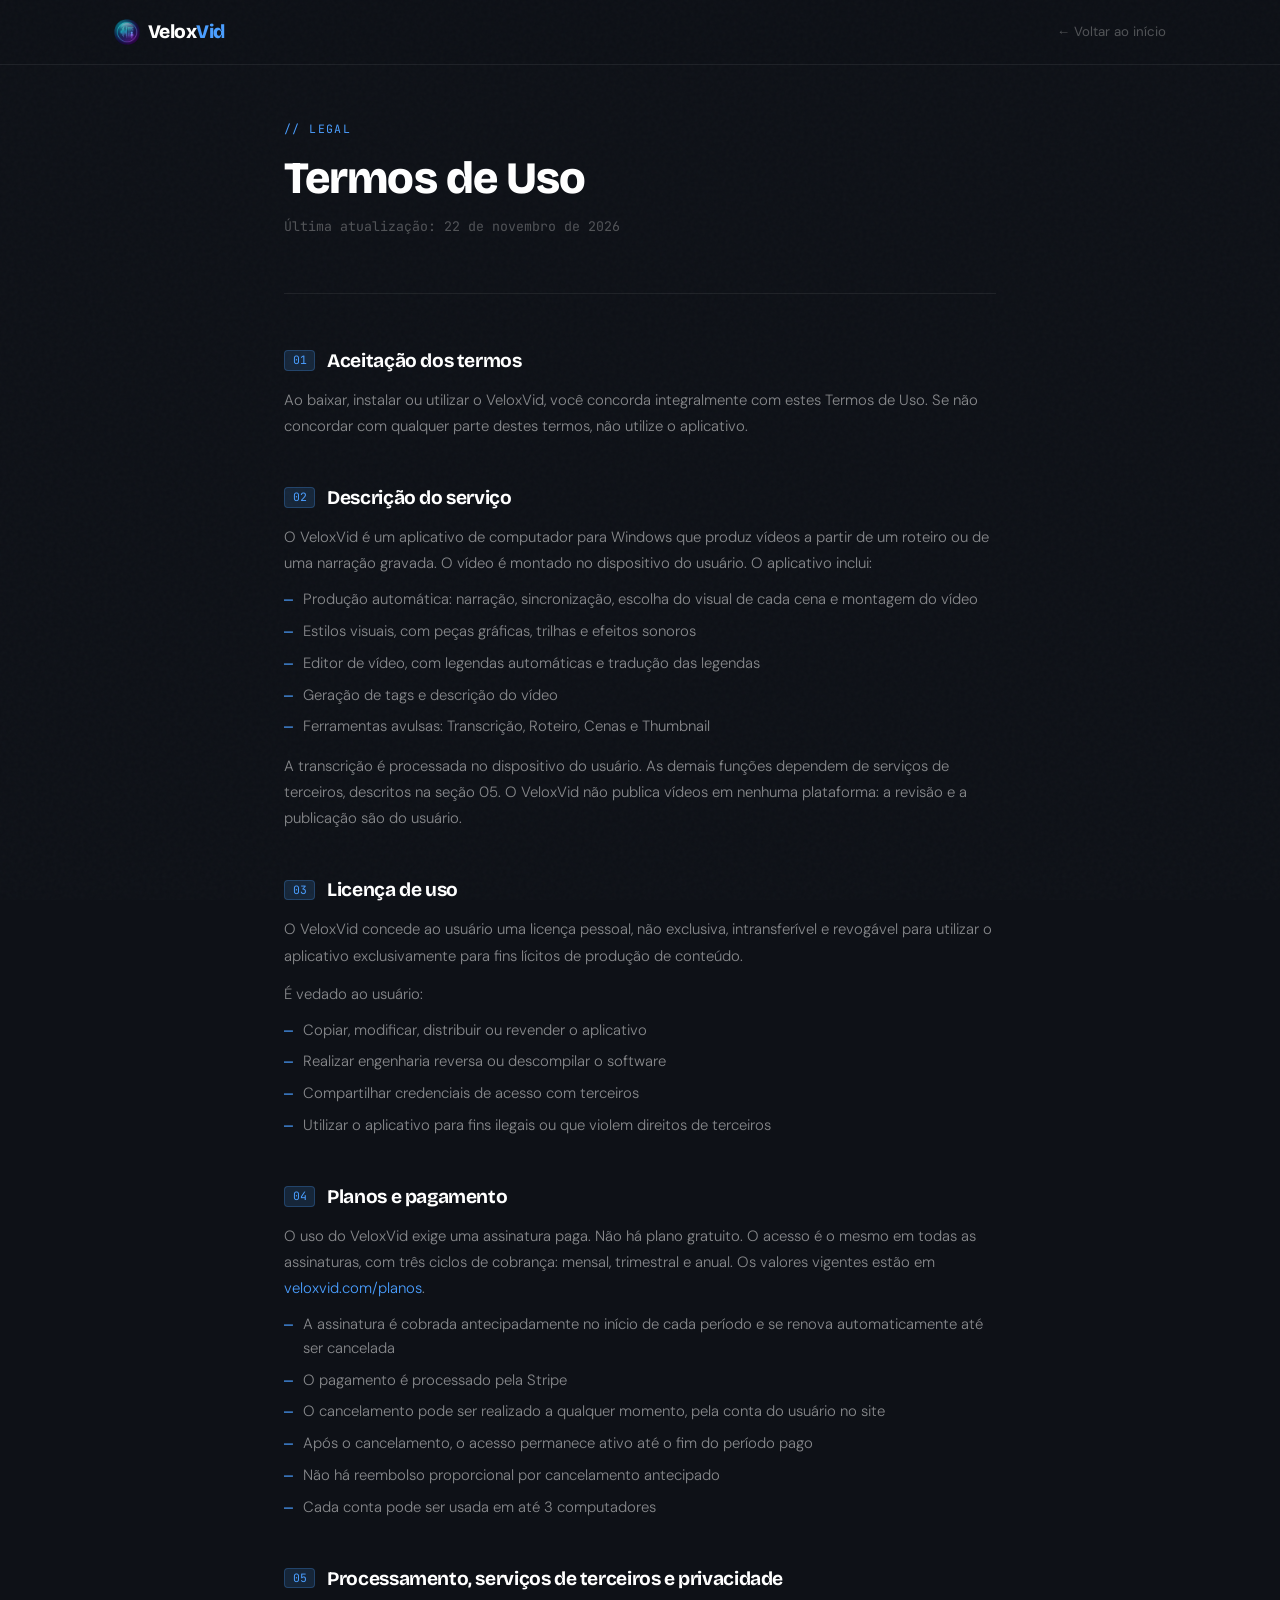
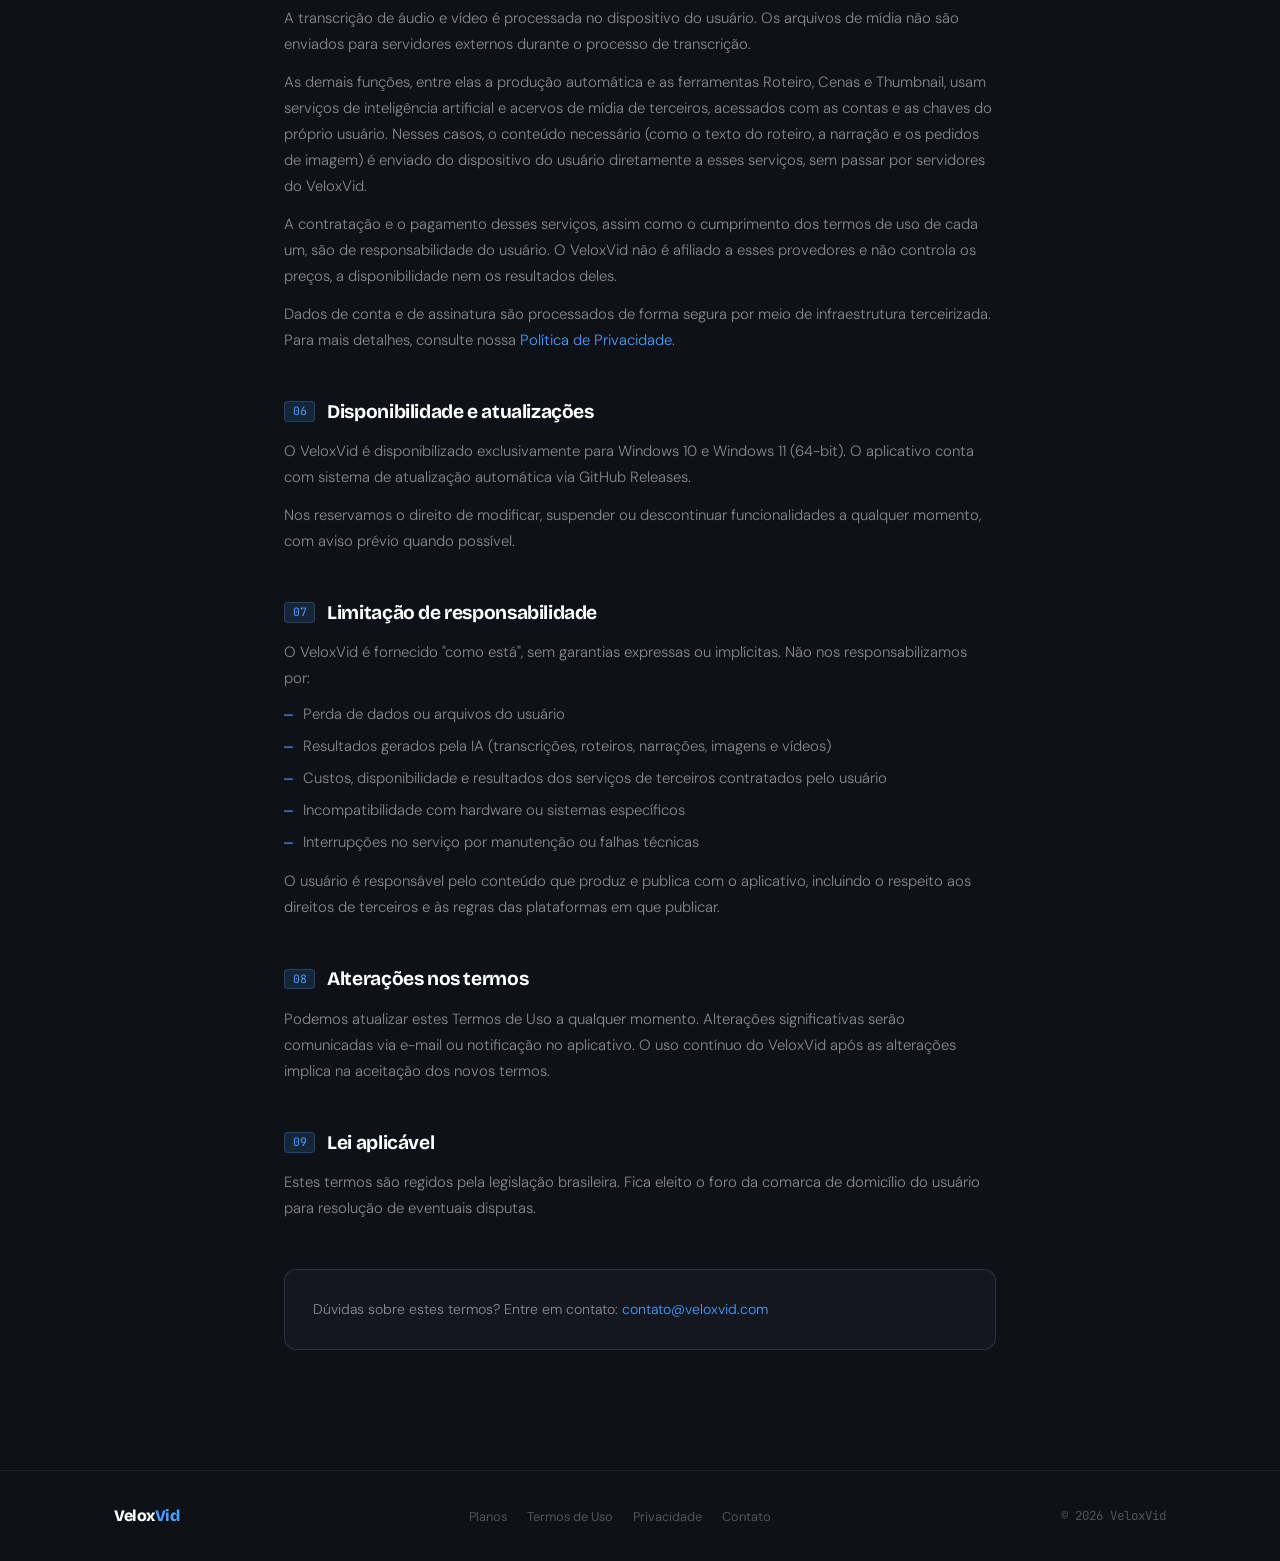
<file: termos.html>
<!DOCTYPE html>
<html lang="pt-BR">
<head>
  <meta charset="UTF-8" />
  <meta name="viewport" content="width=device-width, initial-scale=1.0" />
  <title>Termos de Uso — VeloxVid</title>
  <meta name="description" content="Termos de Uso do VeloxVid: licença do aplicativo, assinatura e cobrança, cancelamento, serviços de terceiros usados na produção e responsabilidades." />
  <link rel="canonical" href="https://veloxvid.com/termos" />
  <meta name="theme-color" content="#0e1117" />
  <link rel="icon" href="/favicon.ico" sizes="any" />
  <link rel="icon" href="/assets/img/icon-192.png" type="image/png" sizes="192x192" />
  <link rel="apple-touch-icon" href="/apple-touch-icon.png" />
  <link rel="stylesheet" href="/assets/fonts.css" />

  <style>
    *, *::before, *::after { box-sizing: border-box; margin: 0; padding: 0; }

    :root {
      --bg:         #0e1117;
      --bg-card:    #14171f;
      --border:     rgba(255,255,255,0.07);
      --border-mid: rgba(255,255,255,0.12);
      --txt:        #ffffff;
      --txt-2:      rgba(255,255,255,0.5);
      --txt-3:      rgba(255,255,255,0.28);
      --blue:       #4A9EFF;
      --blue-dim:   rgba(74,158,255,0.15);
      --radius:     12px;
    }

    html { scroll-behavior: smooth; }

    body {
      background: var(--bg);
      color: var(--txt);
      font-family: 'DM Sans', sans-serif;
      font-size: 16px;
      line-height: 1.6;
      overflow-x: hidden;
    }

    body::before {
      content: '';
      position: fixed;
      inset: 0;
      background-image: url("data:image/svg+xml,%3Csvg viewBox='0 0 256 256' xmlns='http://www.w3.org/2000/svg'%3E%3Cfilter id='noise'%3E%3CfeTurbulence type='fractalNoise' baseFrequency='0.9' numOctaves='4' stitchTiles='stitch'/%3E%3C/filter%3E%3Crect width='100%25' height='100%25' filter='url(%23noise)' opacity='1'/%3E%3C/svg%3E");
      opacity: 0.025;
      pointer-events: none;
      z-index: 9999;
    }

    h1, h2, h3 { font-family: 'Bricolage Grotesque', sans-serif; letter-spacing: -0.02em; line-height: 1.1; }

    .container {
      width: 100%;
      max-width: 760px;
      margin: 0 auto;
      padding: 0 24px;
    }

    /* Nav */
    nav {
      position: fixed;
      top: 0; left: 0; right: 0;
      z-index: 100;
      background: rgba(14,17,23,0.9);
      backdrop-filter: blur(20px);
      -webkit-backdrop-filter: blur(20px);
      border-bottom: 1px solid var(--border);
    }
    .nav-inner {
      display: flex;
      align-items: center;
      justify-content: space-between;
      height: 64px;
    }
    .nav-logo {
      font-family: 'Bricolage Grotesque', sans-serif;
      font-weight: 800;
      font-size: 1.2rem;
      color: var(--txt);
      text-decoration: none;
      letter-spacing: -0.03em;
      display: flex;
      align-items: center;
    }
    .nav-logo img { width: 26px; height: 26px; object-fit: contain; margin-right: 8px; }
    .nav-logo span { color: var(--blue); }
    .nav-back {
      font-size: 0.83rem;
      color: var(--txt-3);
      text-decoration: none;
      transition: color 0.2s;
      display: flex;
      align-items: center;
      gap: 6px;
    }
    .nav-back:hover { color: var(--txt-2); }

    /* Header */
    .page-header {
      padding: 120px 0 56px;
      border-bottom: 1px solid var(--border);
      margin-bottom: 56px;
    }
    .page-label {
      font-family: 'JetBrains Mono', monospace;
      font-size: 0.72rem;
      color: var(--blue);
      letter-spacing: 0.12em;
      text-transform: uppercase;
      margin-bottom: 16px;
    }
    .page-header h1 {
      font-size: clamp(2rem, 4vw, 2.8rem);
      font-weight: 800;
      margin-bottom: 12px;
    }
    .page-header p {
      font-size: 0.83rem;
      color: var(--txt-3);
      font-family: 'JetBrains Mono', monospace;
    }

    /* Content */
    .legal-content {
      padding-bottom: 120px;
    }

    .legal-section {
      margin-bottom: 48px;
    }

    .legal-section h2 {
      font-size: 1.2rem;
      font-weight: 700;
      margin-bottom: 16px;
      color: var(--txt);
      display: flex;
      align-items: center;
      gap: 12px;
    }
    .legal-section h2 .num {
      font-family: 'JetBrains Mono', monospace;
      font-size: 0.72rem;
      color: var(--blue);
      background: var(--blue-dim);
      border: 1px solid rgba(74,158,255,0.25);
      border-radius: 4px;
      padding: 3px 8px;
      font-weight: 400;
    }

    .legal-section p {
      font-size: 0.93rem;
      color: var(--txt-2);
      line-height: 1.75;
      font-weight: 300;
      margin-bottom: 12px;
    }
    .legal-section p:last-child { margin-bottom: 0; }

    .legal-section ul {
      list-style: none;
      display: flex;
      flex-direction: column;
      gap: 8px;
      margin-top: 8px;
    }
    .legal-section ul li {
      display: flex;
      gap: 10px;
      font-size: 0.93rem;
      color: var(--txt-2);
      font-weight: 300;
      line-height: 1.6;
    }
    .legal-section ul li::before {
      content: '—';
      color: var(--blue);
      flex-shrink: 0;
      font-family: 'JetBrains Mono', monospace;
    }

    .legal-divider {
      border: none;
      border-top: 1px solid var(--border);
      margin: 48px 0;
    }

    .legal-contact {
      background: var(--bg-card);
      border: 1px solid var(--border-mid);
      border-radius: var(--radius);
      padding: 28px;
      margin-top: 48px;
    }
    .legal-contact p {
      font-size: 0.88rem;
      color: var(--txt-2);
      font-weight: 300;
      line-height: 1.65;
    }
    .legal-contact a {
      color: var(--blue);
      text-decoration: none;
    }
    .legal-contact a:hover { text-decoration: underline; }

    /* Footer */
    footer {
      border-top: 1px solid var(--border);
      padding: 32px 0;
    }
    .footer-inner {
      display: flex;
      align-items: center;
      justify-content: space-between;
      gap: 16px;
      flex-wrap: wrap;
    }
    .footer-links {
      display: flex;
      gap: 20px;
      list-style: none;
    }
    .footer-links a {
      font-size: 0.8rem;
      color: var(--txt-3);
      text-decoration: none;
      transition: color 0.2s;
    }
    .footer-links a:hover { color: var(--txt-2); }
    .footer-copy {
      font-size: 0.78rem;
      color: var(--txt-3);
      font-family: 'JetBrains Mono', monospace;
    }
  </style>
</head>

<body>

  <nav>
    <div class="container" style="max-width:1100px">
      <div class="nav-inner">
        <a href="/" class="nav-logo"><img src="/assets/img/logo-64.png" alt="" width="28" height="28" />Velox<span>Vid</span></a>
        <a href="/" class="nav-back">← Voltar ao início</a>
      </div>
    </div>
  </nav>

  <main>
    <div class="container">
      <div class="page-header">
        <div class="page-label">// legal</div>
        <h1>Termos de Uso</h1>
        <p>Última atualização: 22 de novembro de 2026</p>
      </div>

      <div class="legal-content">

        <div class="legal-section">
          <h2><span class="num">01</span> Aceitação dos termos</h2>
          <p>Ao baixar, instalar ou utilizar o VeloxVid, você concorda integralmente com estes Termos de Uso. Se não concordar com qualquer parte destes termos, não utilize o aplicativo.</p>
        </div>

        <div class="legal-section">
          <h2><span class="num">02</span> Descrição do serviço</h2>
          <p>O VeloxVid é um aplicativo de computador para Windows que produz vídeos a partir de um roteiro ou de uma narração gravada. O vídeo é montado no dispositivo do usuário. O aplicativo inclui:</p>
          <ul>
            <li>Produção automática: narração, sincronização, escolha do visual de cada cena e montagem do vídeo</li>
            <li>Estilos visuais, com peças gráficas, trilhas e efeitos sonoros</li>
            <li>Editor de vídeo, com legendas automáticas e tradução das legendas</li>
            <li>Geração de tags e descrição do vídeo</li>
            <li>Ferramentas avulsas: Transcrição, Roteiro, Cenas e Thumbnail</li>
          </ul>
          <p style="margin-top:14px;">A transcrição é processada no dispositivo do usuário. As demais funções dependem de serviços de terceiros, descritos na seção 05. O VeloxVid não publica vídeos em nenhuma plataforma: a revisão e a publicação são do usuário.</p>
        </div>

        <div class="legal-section">
          <h2><span class="num">03</span> Licença de uso</h2>
          <p>O VeloxVid concede ao usuário uma licença pessoal, não exclusiva, intransferível e revogável para utilizar o aplicativo exclusivamente para fins lícitos de produção de conteúdo.</p>
          <p>É vedado ao usuário:</p>
          <ul>
            <li>Copiar, modificar, distribuir ou revender o aplicativo</li>
            <li>Realizar engenharia reversa ou descompilar o software</li>
            <li>Compartilhar credenciais de acesso com terceiros</li>
            <li>Utilizar o aplicativo para fins ilegais ou que violem direitos de terceiros</li>
          </ul>
        </div>

        <div class="legal-section">
          <h2><span class="num">04</span> Planos e pagamento</h2>
          <p>O uso do VeloxVid exige uma assinatura paga. Não há plano gratuito. O acesso é o mesmo em todas as assinaturas, com três ciclos de cobrança: mensal, trimestral e anual. Os valores vigentes estão em <a href="/planos" style="color:var(--blue);text-decoration:none;">veloxvid.com/planos</a>.</p>
          <ul>
            <li>A assinatura é cobrada antecipadamente no início de cada período e se renova automaticamente até ser cancelada</li>
            <li>O pagamento é processado pela Stripe</li>
            <li>O cancelamento pode ser realizado a qualquer momento, pela conta do usuário no site</li>
            <li>Após o cancelamento, o acesso permanece ativo até o fim do período pago</li>
            <li>Não há reembolso proporcional por cancelamento antecipado</li>
            <li>Cada conta pode ser usada em até 3 computadores</li>
          </ul>
        </div>

        <div class="legal-section">
          <h2><span class="num">05</span> Processamento, serviços de terceiros e privacidade</h2>
          <p>A transcrição de áudio e vídeo é processada no dispositivo do usuário. Os arquivos de mídia não são enviados para servidores externos durante o processo de transcrição.</p>
          <p>As demais funções, entre elas a produção automática e as ferramentas Roteiro, Cenas e Thumbnail, usam serviços de inteligência artificial e acervos de mídia de terceiros, acessados com as contas e as chaves do próprio usuário. Nesses casos, o conteúdo necessário (como o texto do roteiro, a narração e os pedidos de imagem) é enviado do dispositivo do usuário diretamente a esses serviços, sem passar por servidores do VeloxVid.</p>
          <p>A contratação e o pagamento desses serviços, assim como o cumprimento dos termos de uso de cada um, são de responsabilidade do usuário. O VeloxVid não é afiliado a esses provedores e não controla os preços, a disponibilidade nem os resultados deles.</p>
          <p>Dados de conta e de assinatura são processados de forma segura por meio de infraestrutura terceirizada. Para mais detalhes, consulte nossa <a href="/privacidade" style="color:var(--blue);text-decoration:none;">Política de Privacidade</a>.</p>
        </div>

        <div class="legal-section">
          <h2><span class="num">06</span> Disponibilidade e atualizações</h2>
          <p>O VeloxVid é disponibilizado exclusivamente para Windows 10 e Windows 11 (64-bit). O aplicativo conta com sistema de atualização automática via GitHub Releases.</p>
          <p>Nos reservamos o direito de modificar, suspender ou descontinuar funcionalidades a qualquer momento, com aviso prévio quando possível.</p>
        </div>

        <div class="legal-section">
          <h2><span class="num">07</span> Limitação de responsabilidade</h2>
          <p>O VeloxVid é fornecido "como está", sem garantias expressas ou implícitas. Não nos responsabilizamos por:</p>
          <ul>
            <li>Perda de dados ou arquivos do usuário</li>
            <li>Resultados gerados pela IA (transcrições, roteiros, narrações, imagens e vídeos)</li>
            <li>Custos, disponibilidade e resultados dos serviços de terceiros contratados pelo usuário</li>
            <li>Incompatibilidade com hardware ou sistemas específicos</li>
            <li>Interrupções no serviço por manutenção ou falhas técnicas</li>
          </ul>
          <p style="margin-top:14px;">O usuário é responsável pelo conteúdo que produz e publica com o aplicativo, incluindo o respeito aos direitos de terceiros e às regras das plataformas em que publicar.</p>
        </div>

        <div class="legal-section">
          <h2><span class="num">08</span> Alterações nos termos</h2>
          <p>Podemos atualizar estes Termos de Uso a qualquer momento. Alterações significativas serão comunicadas via e-mail ou notificação no aplicativo. O uso contínuo do VeloxVid após as alterações implica na aceitação dos novos termos.</p>
        </div>

        <div class="legal-section">
          <h2><span class="num">09</span> Lei aplicável</h2>
          <p>Estes termos são regidos pela legislação brasileira. Fica eleito o foro da comarca de domicílio do usuário para resolução de eventuais disputas.</p>
        </div>

        <div class="legal-contact">
          <p>Dúvidas sobre estes termos? Entre em contato: <a href="mailto:contato@veloxvid.com">contato@veloxvid.com</a></p>
        </div>

      </div>
    </div>
  </main>

  <footer>
    <div class="container" style="max-width:1100px">
      <div class="footer-inner">
        <a href="/" class="nav-logo" style="font-family:'Bricolage Grotesque',sans-serif;font-weight:800;font-size:1rem;color:var(--txt);text-decoration:none;letter-spacing:-0.03em;">Velox<span style="color:var(--blue)">Vid</span></a>
        <ul class="footer-links">
          <li><a href="/planos">Planos</a></li>
          <li><a href="/termos">Termos de Uso</a></li>
          <li><a href="/privacidade">Privacidade</a></li>
          <li><a href="mailto:contato@veloxvid.com">Contato</a></li>
        </ul>
        <span class="footer-copy">© 2026 VeloxVid</span>
      </div>
    </div>
  </footer>

</body>
</html>
</file>
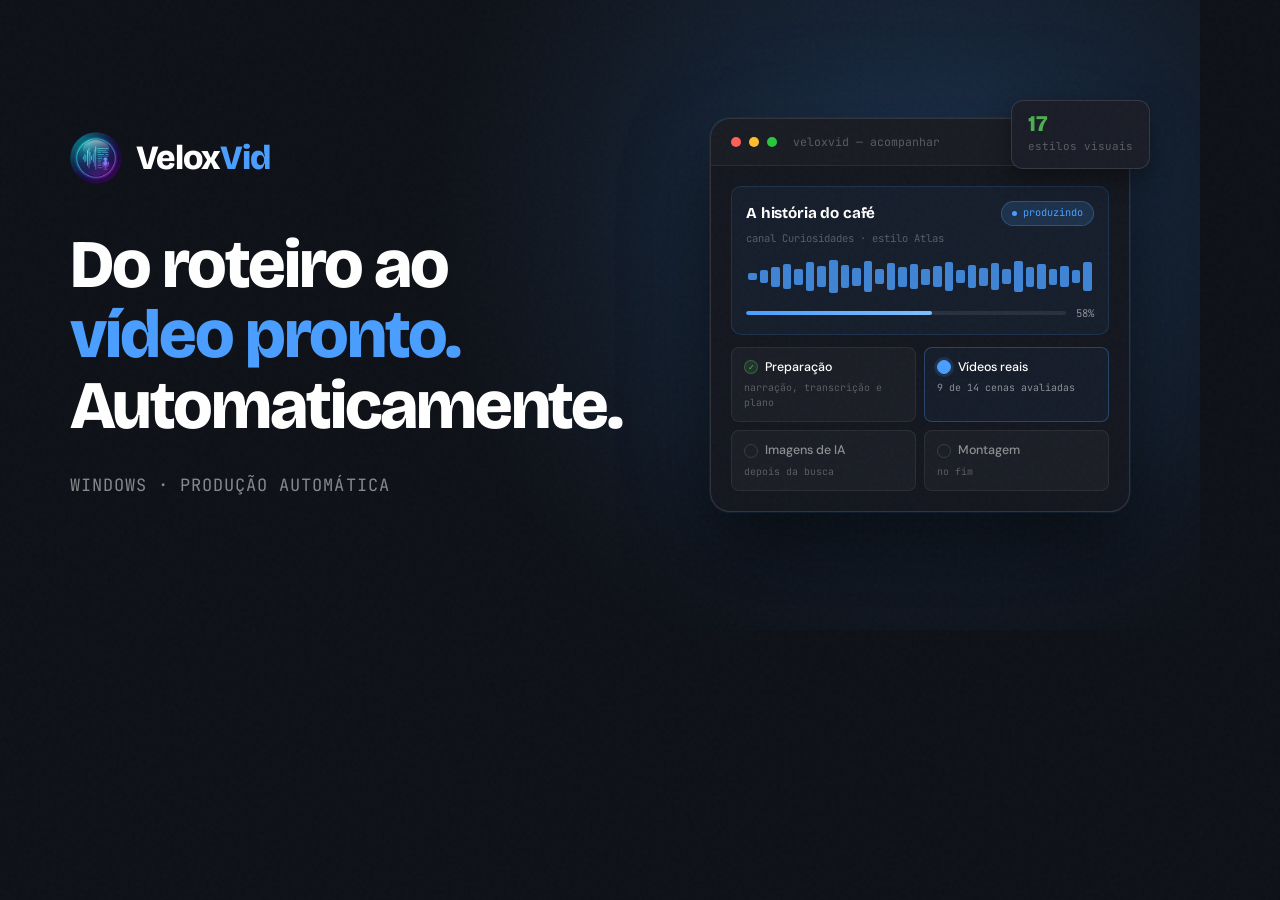
<file: design/og-cover.html>
<!doctype html>
<!-- Fonte da imagem de compartilhamento (assets/img/og-cover.jpg). Abrir em 1200x630 e capturar a tela. Não é publicado. -->
<html lang="pt-BR"><head><meta charset="utf-8">
<link rel="stylesheet" href="/assets/fonts.css">
<link rel="stylesheet" href="/assets/site.css">
<style>
  html, body { width: 1200px; height: 630px; overflow: hidden; }
  body { position: relative; }
  .glow { position: absolute; top: -340px; left: 380px; width: 1100px; height: 1100px; background: radial-gradient(ellipse at center, rgba(74,158,255,0.20) 0%, transparent 65%); }
  .wrap { position: relative; z-index: 2; display: grid; grid-template-columns: 590px 1fr; gap: 50px; align-items: center; height: 630px; padding: 0 70px; }
  .brand { display: flex; align-items: center; font-family: 'Bricolage Grotesque'; font-weight: 800; font-size: 34px; letter-spacing: -0.03em; margin-bottom: 44px; }
  .brand img { width: 52px; height: 52px; margin-right: 14px; }
  .brand span { color: var(--blue); }
  h1 { font-size: 68px; font-weight: 800; line-height: 1.04; margin-bottom: 30px; text-wrap: initial; }
  h1 .accent { color: var(--blue); }
  .tag { font-family: 'JetBrains Mono'; font-size: 17px; color: var(--txt-2); letter-spacing: 0.06em; }
  .mockup-wrap { max-width: 470px; }
  .waveform-bar { animation: none; }
</style></head>
<body>
  <div class="glow"></div>
  <div class="wrap">
    <div>
      <div class="brand"><img src="/logo.png" alt="">Velox<span>Vid</span></div>
      <h1>Do roteiro ao<br><span class="accent">vídeo pronto.</span><br>Automaticamente.</h1>
      <div class="tag">WINDOWS · PRODUÇÃO AUTOMÁTICA</div>
    </div>
    <div class="mockup-wrap">
      <div class="mockup-window">
        <div class="mockup-titlebar"><span class="titlebar-dot td-red"></span><span class="titlebar-dot td-amber"></span><span class="titlebar-dot td-green"></span><span class="titlebar-name">veloxvid — acompanhar</span></div>
        <div class="mockup-body">
          <div class="mock-job">
            <div class="mock-job-head"><span class="mock-job-title">A história do café</span><span class="mock-pill"><span class="dot"></span>produzindo</span></div>
            <div class="mock-job-meta">canal Curiosidades · estilo Atlas</div>
            <div class="waveform" id="waveform"></div>
            <div class="mock-progress"><div class="mock-progress-track"><span></span></div><span class="mock-progress-val">58%</span></div>
          </div>
          <div class="mock-stages">
            <div class="mock-stage done"><div class="mock-stage-head"><span class="mock-stage-mark">✓</span>Preparação</div><div class="mock-stage-detail">narração, transcrição e plano</div></div>
            <div class="mock-stage active"><div class="mock-stage-head"><span class="mock-stage-mark"></span>Vídeos reais</div><div class="mock-stage-detail">9 de 14 cenas avaliadas</div></div>
            <div class="mock-stage pending"><div class="mock-stage-head"><span class="mock-stage-mark"></span>Imagens de IA</div><div class="mock-stage-detail">depois da busca</div></div>
            <div class="mock-stage pending"><div class="mock-stage-head"><span class="mock-stage-mark"></span>Montagem</div><div class="mock-stage-detail">no fim</div></div>
          </div>
        </div>
      </div>
      <div class="mockup-badge"><span class="badge-val">17</span><span class="badge-lbl">estilos visuais</span></div>
    </div>
  </div>
  <script>
    var wf = document.getElementById('waveform');
    [20,35,55,70,45,80,60,90,65,50,85,40,75,55,70,45,60,80,35,65,50,75,40,85,55,70,45,60,35,80].forEach(function (h) {
      var b = document.createElement('div'); b.className = 'waveform-bar'; b.style.height = h + '%'; wf.appendChild(b);
    });
  </script>
</body></html>
</file>
<file: assets/fonts.css>
/* Fontes do VeloxVid, servidas do próprio domínio (subconjunto latino, variáveis).
   Bricolage Grotesque, DM Sans e JetBrains Mono: licença SIL Open Font License 1.1. */

@font-face {
  font-family: 'Bricolage Grotesque';
  font-style: normal;
  font-weight: 400 800;
  font-stretch: 100%;
  font-display: swap;
  src: url('/assets/fonts/bricolage-grotesque-latin.woff2') format('woff2');
  unicode-range: U+0000-00FF, U+0131, U+0152-0153, U+02BB-02BC, U+02C6, U+02DA, U+02DC, U+0304, U+0308, U+0329, U+2000-206F, U+20AC, U+2122, U+2191, U+2193, U+2212, U+2215, U+FEFF, U+FFFD;
}

@font-face {
  font-family: 'DM Sans';
  font-style: normal;
  font-weight: 300 600;
  font-display: swap;
  src: url('/assets/fonts/dm-sans-latin.woff2') format('woff2');
  unicode-range: U+0000-00FF, U+0131, U+0152-0153, U+02BB-02BC, U+02C6, U+02DA, U+02DC, U+0304, U+0308, U+0329, U+2000-206F, U+20AC, U+2122, U+2191, U+2193, U+2212, U+2215, U+FEFF, U+FFFD;
}

@font-face {
  font-family: 'JetBrains Mono';
  font-style: normal;
  font-weight: 400 500;
  font-display: swap;
  src: url('/assets/fonts/jetbrains-mono-latin.woff2') format('woff2');
  unicode-range: U+0000-00FF, U+0131, U+0152-0153, U+02BB-02BC, U+02C6, U+02DA, U+02DC, U+0304, U+0308, U+0329, U+2000-206F, U+20AC, U+2122, U+2191, U+2193, U+2212, U+2215, U+FEFF, U+FFFD;
}
</file>
<file: assets/site.css>
/* VeloxVid — folha de estilo do site (início, planos e 404).
   Identidade "Precision Dark": ver BRIEFING.md, seções 3 a 5.
   As páginas legais e a área da conta têm estilo próprio, embutido. */

/* ─── Reset & Base ─── */
*, *::before, *::after { box-sizing: border-box; margin: 0; padding: 0; }

:root {
  --bg:         #0e1117;
  --bg-card:    #14171f;
  --bg-card2:   #1a1d27;
  --border:     rgba(255,255,255,0.07);
  --border-mid: rgba(255,255,255,0.12);
  --txt:        #ffffff;
  --txt-2:      rgba(255,255,255,0.5);
  --txt-3:      rgba(255,255,255,0.28);
  --blue:       #4A9EFF;
  --blue-dim:   rgba(74,158,255,0.15);
  --blue-glow:  rgba(74,158,255,0.35);
  --green:      #4CAF50;
  --red:        #FF5A5A;
  --radius:     12px;
  --radius-lg:  20px;
}

html { scroll-behavior: smooth; scroll-padding-top: 72px; }

body {
  background: var(--bg);
  color: var(--txt);
  font-family: 'DM Sans', sans-serif;
  font-size: 16px;
  line-height: 1.6;
  overflow-x: hidden;
}

/* ─── Grain overlay ─── */
body::before {
  content: '';
  position: fixed;
  inset: 0;
  background-image: url("data:image/svg+xml,%3Csvg viewBox='0 0 256 256' xmlns='http://www.w3.org/2000/svg'%3E%3Cfilter id='noise'%3E%3CfeTurbulence type='fractalNoise' baseFrequency='0.9' numOctaves='4' stitchTiles='stitch'/%3E%3C/filter%3E%3Crect width='100%25' height='100%25' filter='url(%23noise)' opacity='1'/%3E%3C/svg%3E");
  opacity: 0.025;
  pointer-events: none;
  z-index: 9999;
}

/* ─── Typography ─── */
h1, h2, h3 { font-family: 'Bricolage Grotesque', sans-serif; line-height: 1.08; letter-spacing: -0.03em; }

a { color: inherit; }

:focus-visible {
  outline: 2px solid var(--blue);
  outline-offset: 3px;
  border-radius: 4px;
}

/* ─── Layout helpers ─── */
.container {
  width: 100%;
  max-width: 1100px;
  margin: 0 auto;
  padding: 0 24px;
}

section { position: relative; }

/* ─── Nav ─── */
nav {
  position: fixed;
  top: 0; left: 0; right: 0;
  z-index: 100;
  border-bottom: 1px solid transparent;
  transition: background 0.3s, border-color 0.3s, backdrop-filter 0.3s;
}
nav.scrolled, nav.solid {
  background: rgba(14,17,23,0.85);
  backdrop-filter: blur(20px);
  -webkit-backdrop-filter: blur(20px);
  border-color: var(--border);
}
.nav-inner {
  display: flex;
  align-items: center;
  justify-content: space-between;
  height: 64px;
}
.nav-logo {
  font-family: 'Bricolage Grotesque', sans-serif;
  font-weight: 800;
  font-size: 1.25rem;
  color: var(--txt);
  text-decoration: none;
  letter-spacing: -0.03em;
  display: flex;
  align-items: center;
}
.nav-logo img {
  width: 28px;
  height: 28px;
  object-fit: contain;
  margin-right: 8px;
}
.nav-logo span { color: var(--blue); }
.nav-links {
  display: flex;
  align-items: center;
  gap: 28px;
  list-style: none;
}
.nav-links a {
  color: var(--txt-2);
  text-decoration: none;
  font-size: 0.875rem;
  font-weight: 500;
  transition: color 0.2s;
}
.nav-links a:hover { color: var(--txt); }
.nav-cta {
  background: var(--blue);
  color: #fff !important;
  padding: 8px 20px;
  border-radius: 8px;
  font-weight: 600 !important;
  font-size: 0.875rem !important;
  transition: opacity 0.2s, transform 0.2s !important;
  display: inline-block;
}
.nav-cta:hover { opacity: 0.9; transform: translateY(-1px); color: #fff !important; }

/* ─── Nav user badge ─── */
.nav-user {
  display: flex; align-items: center; gap: 8px;
  text-decoration: none; color: var(--txt-2);
  font-size: 0.875rem; font-weight: 500;
  transition: color 0.2s;
}
.nav-user:hover { color: var(--txt); }
.nav-user-avatar {
  width: 28px; height: 28px;
  border-radius: 50%;
  background: var(--blue-dim);
  border: 1px solid rgba(74,158,255,0.35);
  display: flex; align-items: center; justify-content: center;
  font-family: 'Bricolage Grotesque', sans-serif;
  font-weight: 700; font-size: 0.72rem;
  color: var(--blue);
}

/* ─── Hamburger ─── */
.nav-hamburger {
  display: none;
  flex-direction: column;
  gap: 5px;
  background: none; border: none;
  cursor: pointer; padding: 6px;
  z-index: 101;
}
.nav-hamburger span {
  display: block; width: 22px; height: 2px;
  background: var(--txt-2);
  border-radius: 2px;
  transition: transform 0.3s, opacity 0.3s, background 0.2s;
}
.nav-hamburger.open span:nth-child(1) { transform: translateY(7px) rotate(45deg); background: var(--txt); }
.nav-hamburger.open span:nth-child(2) { opacity: 0; }
.nav-hamburger.open span:nth-child(3) { transform: translateY(-7px) rotate(-45deg); background: var(--txt); }

/* Mobile nav dropdown */
@media (max-width: 900px) {
  .nav-links {
    position: fixed;
    top: 64px; left: 0; right: 0;
    background: rgba(14,17,23,0.97);
    backdrop-filter: blur(20px);
    -webkit-backdrop-filter: blur(20px);
    border-bottom: 1px solid var(--border);
    flex-direction: column;
    align-items: stretch;
    gap: 0; padding: 8px 0 16px;
    display: none !important;
  }
  .nav-links.mobile-open { display: flex !important; }
  .nav-links li { width: 100%; }
  .nav-links a {
    display: block; padding: 12px 24px;
    font-size: 1rem;
  }
  .nav-links .nav-cta {
    margin: 8px 24px 0;
    display: block; text-align: center;
    border-radius: 10px;
  }
}

/* ─── Hero ─── */
.hero {
  min-height: 100vh;
  display: flex;
  flex-direction: column;
  justify-content: center;
  padding-top: 64px;
  overflow: hidden;
}

/* Radial gradient bg */
.hero::after {
  content: '';
  position: absolute;
  top: -200px; left: 50%;
  transform: translateX(-50%);
  width: 800px;
  height: 800px;
  background: radial-gradient(ellipse at center, rgba(74,158,255,0.12) 0%, transparent 70%);
  pointer-events: none;
}

.hero-content {
  position: relative;
  z-index: 2;
  display: grid;
  grid-template-columns: 1fr 1fr;
  gap: 64px;
  align-items: center;
  padding: 80px 0;
}

.hero-badge {
  display: inline-flex;
  align-items: center;
  gap: 8px;
  background: var(--blue-dim);
  border: 1px solid rgba(74,158,255,0.3);
  border-radius: 100px;
  padding: 6px 14px;
  font-family: 'JetBrains Mono', monospace;
  font-size: 0.72rem;
  color: var(--blue);
  margin-bottom: 24px;
  letter-spacing: 0.04em;
}
.hero-badge .dot {
  width: 6px; height: 6px;
  background: var(--green);
  border-radius: 50%;
  flex-shrink: 0;
  animation: pulse 2s ease-in-out infinite;
}

@keyframes pulse {
  0%, 100% { opacity: 1; box-shadow: 0 0 0 0 rgba(76,175,80,0.4); }
  50% { opacity: 0.7; box-shadow: 0 0 0 4px rgba(76,175,80,0); }
}

.hero h1 {
  font-size: clamp(2.6rem, 5vw, 4rem);
  font-weight: 800;
  margin-bottom: 24px;
  line-height: 1.05;
}
.hero h1 .accent { color: var(--blue); }
.hero h1 .line-2 { display: block; }

.hero-sub {
  font-size: 1.1rem;
  color: var(--txt-2);
  max-width: 460px;
  line-height: 1.65;
  margin-bottom: 40px;
  font-weight: 300;
}

.hero-actions {
  display: flex;
  gap: 12px;
  flex-wrap: wrap;
}

.btn-primary {
  display: inline-flex;
  align-items: center;
  gap: 8px;
  background: var(--blue);
  color: #fff;
  font-family: 'Bricolage Grotesque', sans-serif;
  font-weight: 700;
  font-size: 1rem;
  padding: 14px 28px;
  border-radius: var(--radius);
  text-decoration: none;
  border: none;
  cursor: pointer;
  transition: transform 0.2s, box-shadow 0.2s, opacity 0.2s;
  box-shadow: 0 0 0 rgba(74,158,255,0);
}
.btn-primary:hover {
  transform: translateY(-2px);
  box-shadow: 0 8px 32px rgba(74,158,255,0.4);
}

.btn-secondary {
  display: inline-flex;
  align-items: center;
  gap: 8px;
  background: transparent;
  color: var(--txt-2);
  font-family: 'Bricolage Grotesque', sans-serif;
  font-weight: 600;
  font-size: 1rem;
  padding: 14px 28px;
  border-radius: var(--radius);
  text-decoration: none;
  border: 1px solid var(--border-mid);
  cursor: pointer;
  transition: color 0.2s, border-color 0.2s, transform 0.2s;
}
.btn-secondary:hover {
  color: var(--txt);
  border-color: rgba(255,255,255,0.25);
  transform: translateY(-2px);
}

.hero-note {
  margin-top: 20px;
  font-family: 'JetBrains Mono', monospace;
  font-size: 0.72rem;
  color: var(--txt-3);
  letter-spacing: 0.03em;
}

/* ─── Hero mockup: tela Acompanhar ─── */
.hero-visual {
  position: relative;
  display: flex;
  align-items: center;
  justify-content: center;
}

.mockup-wrap {
  position: relative;
  width: 100%;
  max-width: 500px;
}

.mockup-window {
  background: var(--bg-card);
  border: 1px solid var(--border-mid);
  border-radius: var(--radius-lg);
  overflow: hidden;
  box-shadow:
    0 0 0 1px rgba(74,158,255,0.08),
    0 40px 80px rgba(0,0,0,0.6),
    0 0 120px rgba(74,158,255,0.08);
}

.mockup-titlebar {
  display: flex;
  align-items: center;
  gap: 8px;
  padding: 14px 20px;
  border-bottom: 1px solid var(--border);
  background: rgba(255,255,255,0.02);
}
.titlebar-dot {
  width: 10px; height: 10px;
  border-radius: 50%;
}
.td-red   { background: #ff5f57; }
.td-amber { background: #febc2e; }
.td-green { background: #28c840; }
.titlebar-name {
  font-family: 'JetBrains Mono', monospace;
  font-size: 0.72rem;
  color: var(--txt-3);
  margin-left: 8px;
}

.mockup-body { padding: 20px; text-align: left; }

.mock-job {
  padding: 14px 14px 12px;
  background: rgba(74,158,255,0.06);
  border: 1px solid rgba(74,158,255,0.15);
  border-radius: 10px;
  margin-bottom: 12px;
}
.mock-job-head {
  display: flex;
  align-items: center;
  justify-content: space-between;
  gap: 12px;
}
.mock-job-title {
  font-family: 'Bricolage Grotesque', sans-serif;
  font-weight: 700;
  font-size: 0.95rem;
  letter-spacing: -0.01em;
}
.mock-pill {
  display: inline-flex;
  align-items: center;
  gap: 6px;
  font-family: 'JetBrains Mono', monospace;
  font-size: 0.64rem;
  color: var(--blue);
  background: var(--blue-dim);
  border: 1px solid rgba(74,158,255,0.3);
  border-radius: 100px;
  padding: 3px 10px;
  white-space: nowrap;
}
.mock-pill .dot {
  width: 5px; height: 5px;
  border-radius: 50%;
  background: var(--blue);
  animation: blink 1.6s ease-in-out infinite;
}
@keyframes blink { 0%, 100% { opacity: 1; } 50% { opacity: 0.3; } }

.mock-job-meta {
  font-family: 'JetBrains Mono', monospace;
  font-size: 0.66rem;
  color: var(--txt-3);
  margin-top: 4px;
}

/* Waveform bars (a narração) */
.waveform {
  display: flex;
  align-items: center;
  gap: 3px;
  height: 36px;
  padding: 0 2px;
  margin: 12px 0 10px;
}
.waveform-bar {
  flex: 1;
  background: var(--blue);
  border-radius: 2px;
  opacity: 0.8;
  animation: wave var(--d, 1.2s) ease-in-out infinite alternate;
  animation-delay: var(--delay, 0s);
}
@keyframes wave {
  from { transform: scaleY(0.2); opacity: 0.4; }
  to   { transform: scaleY(1);   opacity: 0.9; }
}

.mock-progress {
  display: flex;
  align-items: center;
  gap: 10px;
}
.mock-progress-track {
  flex: 1;
  height: 4px;
  border-radius: 4px;
  background: rgba(255,255,255,0.08);
  overflow: hidden;
}
.mock-progress-track span {
  display: block;
  height: 100%;
  width: 58%;
  border-radius: 4px;
  background: linear-gradient(to right, var(--blue), #7cc0ff);
}
.mock-progress-val {
  font-family: 'JetBrains Mono', monospace;
  font-size: 0.66rem;
  color: var(--txt-2);
}

.mock-stages {
  display: grid;
  grid-template-columns: 1fr 1fr;
  gap: 8px;
}
.mock-stage {
  background: rgba(255,255,255,0.03);
  border: 1px solid var(--border);
  border-radius: 8px;
  padding: 10px 12px;
}
.mock-stage-head {
  display: flex;
  align-items: center;
  gap: 7px;
  font-size: 0.78rem;
  font-weight: 500;
  color: var(--txt);
}
.mock-stage-mark {
  width: 14px; height: 14px;
  border-radius: 50%;
  display: flex; align-items: center; justify-content: center;
  font-size: 0.5rem;
  flex-shrink: 0;
  border: 1px solid var(--border-mid);
  color: transparent;
}
.mock-stage-detail {
  font-family: 'JetBrains Mono', monospace;
  font-size: 0.62rem;
  color: var(--txt-3);
  margin-top: 4px;
  line-height: 1.5;
}
.mock-stage.done .mock-stage-mark {
  background: rgba(76,175,80,0.15);
  border-color: rgba(76,175,80,0.4);
  color: var(--green);
}
.mock-stage.active {
  border-color: rgba(74,158,255,0.3);
  background: rgba(74,158,255,0.05);
}
.mock-stage.active .mock-stage-mark {
  border-color: var(--blue);
  background: var(--blue);
  box-shadow: 0 0 0 3px var(--blue-dim);
  animation: blink 1.6s ease-in-out infinite;
}
.mock-stage.active .mock-stage-detail { color: var(--txt-2); }
.mock-stage.pending .mock-stage-head { color: var(--txt-2); }

/* Floating badge */
.mockup-badge {
  position: absolute;
  top: -18px;
  right: -20px;
  background: var(--bg-card2);
  border: 1px solid var(--border-mid);
  border-radius: var(--radius);
  padding: 12px 16px;
  font-family: 'JetBrains Mono', monospace;
  font-size: 0.72rem;
  box-shadow: 0 8px 24px rgba(0,0,0,0.4);
  text-align: left;
}
.mockup-badge .badge-val {
  font-family: 'Bricolage Grotesque', sans-serif;
  font-size: 1.4rem;
  font-weight: 800;
  color: var(--green);
  display: block;
  line-height: 1;
}
.mockup-badge .badge-lbl {
  color: var(--txt-3);
  font-size: 0.68rem;
  margin-top: 3px;
  display: block;
}

/* ─── Hero: a janela em três atos (roteiro → produção → vídeo pronto) ───
   O site.js troca o ato ativo. Sem JavaScript, fica o ato 2, parado no fim. */
.sr-only {
  position: absolute;
  width: 1px; height: 1px;
  overflow: hidden;
  clip: rect(0 0 0 0);
  white-space: nowrap;
}

.hero-acts {
  box-sizing: border-box;
  height: 392px;
  display: flex;
  flex-direction: column;
  justify-content: center;
}
.hero-act {
  display: none;
  flex-direction: column;
  gap: 12px;
}
.hero-act.is-active { display: flex; }

@keyframes actIn {
  from { opacity: 0; transform: translateY(8px); }
  to   { opacity: 1; transform: none; }
}
@keyframes actFill { from { width: 4%; } to { width: 96%; } }
@keyframes stageDone {
  to { background: rgba(76,175,80,0.15); border-color: rgba(76,175,80,0.4); color: var(--green); }
}
@keyframes stepFill { from { width: 0; } to { width: 100%; } }

/* Ato 1: o roteiro */
.act-head {
  display: flex;
  align-items: center;
  justify-content: space-between;
  gap: 12px;
}
.act-label {
  font-family: 'JetBrains Mono', monospace;
  font-size: 0.68rem;
  letter-spacing: 0.1em;
  color: var(--txt-2);
}
.act-chips { display: flex; gap: 6px; }
.act-chip {
  font-family: 'JetBrains Mono', monospace;
  font-size: 0.64rem;
  color: var(--txt-2);
  background: rgba(255,255,255,0.04);
  border: 1px solid var(--border-mid);
  border-radius: 4px;
  padding: 3px 8px;
  white-space: nowrap;
}
.act-chip.accent {
  color: var(--blue);
  background: var(--blue-dim);
  border-color: rgba(74,158,255,0.3);
}
.act-script {
  display: flex;
  flex-direction: column;
  background: rgba(255,255,255,0.03);
  border: 1px solid var(--border);
  border-radius: 10px;
  padding: 16px 18px;
  font-size: 0.9rem;
  line-height: 1.7;
  color: rgba(255,255,255,0.88);
}
.act-script > span { animation: actIn 0.5s ease both; }
.act-script > span:nth-child(2) { animation-delay: 0.5s; }
.act-script > span:nth-child(3) { animation-delay: 1.2s; }
.act-script > span:nth-child(4) { animation-delay: 1.9s; }
.act-script > span:nth-child(5) { animation-delay: 2.6s; }
.act-script-title {
  font-family: 'Bricolage Grotesque', sans-serif;
  font-weight: 700;
  font-size: 1rem;
  letter-spacing: -0.01em;
  color: var(--txt);
  margin-bottom: 4px;
}
.act-caret {
  display: inline-block;
  width: 2px; height: 1em;
  margin-left: 3px;
  vertical-align: -2px;
  background: var(--blue);
  animation: blink 0.9s step-end infinite;
}
.act-voice {
  display: flex;
  align-items: center;
  gap: 12px;
}
.act-voice-label {
  font-family: 'JetBrains Mono', monospace;
  font-size: 0.64rem;
  color: var(--txt-2);
}
.act-voice .waveform {
  flex: 1;
  height: 34px;
  margin: 0;
  padding: 0;
}

/* Ato 2: a produção */
.hero-act .mock-job { margin-bottom: 0; }
.hero-act .mock-progress { margin-top: 10px; }
.hero-act .mock-progress-track span {
  width: 96%;
  animation: actFill 5s ease-in-out both;
}
.mock-stage.anim .mock-stage-mark {
  animation: stageDone 0.4s ease forwards;
  animation-delay: var(--d, 0s);
}
.mock-stage.anim .mock-stage-detail { color: var(--txt-2); }
.act-scenes {
  display: grid;
  grid-template-columns: repeat(6, minmax(0, 1fr));
  gap: 6px;
}
.act-scenes img {
  display: block;
  width: 100%;
  height: auto;
  aspect-ratio: 16 / 9;
  object-fit: cover;
  border-radius: 5px;
  animation: actIn 0.45s ease both;
  animation-delay: var(--d, 0s);
}

/* Ato 3: o vídeo pronto */
.hero-act.act-final { animation: actIn 0.5s ease both; }
.act-player {
  position: relative;
  border-radius: 10px;
  overflow: hidden;
  border: 1px solid var(--border-mid);
  background: #0d0d14;
}
.act-player video {
  display: block;
  width: 100%;
  height: auto;
  aspect-ratio: 16 / 9;
  object-fit: cover;
}
.act-player-chip {
  position: absolute;
  top: 10px; left: 10px;
  font-family: 'JetBrains Mono', monospace;
  font-size: 0.64rem;
  color: #fff;
  background: rgba(14,17,23,0.78);
  border: 1px solid rgba(255,255,255,0.18);
  border-radius: 4px;
  padding: 3px 8px;
}
.act-done {
  display: flex;
  align-items: center;
  justify-content: space-between;
  gap: 12px;
}
.act-done > div { display: flex; flex-direction: column; gap: 2px; }
.act-done .mock-job-meta { margin-top: 0; }
.mock-pill.done {
  color: var(--green);
  background: rgba(76,175,80,0.12);
  border-color: rgba(76,175,80,0.4);
}

/* Os três passos, embaixo da janela */
.hero-steps {
  display: none;
  grid-template-columns: repeat(3, minmax(0, 1fr));
  gap: 8px;
  padding: 0 20px 18px;
}
.js .hero-steps { display: grid; }
.hero-step {
  display: flex;
  flex-direction: column;
  gap: 7px;
  padding: 6px 0 0;
  min-height: 44px;
  background: none;
  border: none;
  cursor: pointer;
  text-align: left;
  font-family: inherit;
}
.hero-step-track {
  display: block;
  height: 3px;
  border-radius: 3px;
  background: rgba(255,255,255,0.1);
  overflow: hidden;
}
.hero-step-fill {
  display: block;
  width: 0;
  height: 100%;
  border-radius: 3px;
  background: var(--blue);
}
.hero-step.is-done .hero-step-fill { width: 100%; }
.hero-step.is-active .hero-step-fill {
  width: 100%;
  animation: stepFill var(--dur, 5s) linear both;
}
.hero-step-label {
  font-family: 'JetBrains Mono', monospace;
  font-size: 0.64rem;
  letter-spacing: 0.04em;
  color: var(--txt-2);
  transition: color 0.2s;
}
.hero-step.is-active .hero-step-label,
.hero-step:hover .hero-step-label { color: var(--txt); }

/* ─── Trust bar ─── */
.trust-bar {
  border-top: 1px solid var(--border);
  border-bottom: 1px solid var(--border);
  padding: 20px 0;
  overflow: hidden;
}
.trust-inner {
  display: flex;
  align-items: center;
  justify-content: center;
  gap: 0;
  flex-wrap: wrap;
  list-style: none;
}
.trust-item {
  display: flex;
  align-items: center;
  gap: 8px;
  padding: 6px 28px;
  color: var(--txt-2);
  font-size: 0.82rem;
  font-weight: 500;
  white-space: nowrap;
}
.trust-item + .trust-item { border-left: 1px solid var(--border-mid); }
.trust-icon { color: var(--blue); font-size: 1rem; }

/* ─── Section heading ─── */
.section-label {
  font-family: 'JetBrains Mono', monospace;
  font-size: 0.72rem;
  color: var(--blue);
  letter-spacing: 0.12em;
  text-transform: uppercase;
  margin-bottom: 12px;
}
.section-title {
  font-size: clamp(1.8rem, 3vw, 2.6rem);
  font-weight: 800;
  margin-bottom: 16px;
}
.section-sub {
  font-size: 1.05rem;
  color: var(--txt-2);
  max-width: 520px;
  line-height: 1.65;
  font-weight: 300;
}
.section-head {
  text-align: center;
  margin-bottom: 64px;
}
.section-head .section-sub { margin: 0 auto; }

/* Quebras de linha equilibradas: sem palavra órfã no fim do parágrafo */
h1, h2, .section-sub, .hero-sub, .step-desc { text-wrap: balance; }
.feat-desc, .req-desc, .faq-a-inner, .cta-box p { text-wrap: pretty; }

/* ─── Veja por dentro: capturas reais ─── */
.inside-section {
  padding: 80px 0;
}
.inside-grid {
  display: flex;
  flex-direction: column;
  gap: 32px;
}
.inside-row {
  display: flex;
  gap: 24px;
  align-items: flex-start;
}
/* As duas capturas da linha ficam com a mesma altura: cada uma cresce na proporção dela */
.inside-row .inside-shot {
  flex: var(--ar, 1) 1 0;
  min-width: 0;
}
.inside-shot { margin: 0; }
.inside-frame {
  display: block;
  text-decoration: none;
  background: #0d0d14;
  border: 1px solid var(--border-mid);
  border-radius: 14px;
  overflow: hidden;
  box-shadow: 0 24px 60px rgba(0,0,0,0.45), 0 0 0 1px rgba(74,158,255,0.06);
  transition: border-color 0.3s, transform 0.3s, box-shadow 0.3s;
}
.inside-frame:hover {
  border-color: rgba(74,158,255,0.35);
  transform: translateY(-3px);
  box-shadow: 0 28px 70px rgba(0,0,0,0.5), 0 0 32px rgba(74,158,255,0.12);
}
.inside-bar {
  display: flex;
  align-items: center;
  gap: 7px;
  padding: 10px 14px;
  border-bottom: 1px solid var(--border);
  background: var(--bg-card);
}
.inside-bar .titlebar-dot { width: 9px; height: 9px; }
.inside-bar .titlebar-name { margin-left: 6px; }
.inside-frame img {
  display: block;
  width: 100%;
  height: auto;
}
/* A captura do pedido é cortada antes das estimativas: a borda de baixo some aos poucos */
.inside-wide img {
  -webkit-mask-image: linear-gradient(to bottom, #000 76%, transparent);
  mask-image: linear-gradient(to bottom, #000 76%, transparent);
}
.inside-shot figcaption {
  margin-top: 14px;
  font-size: 0.88rem;
  line-height: 1.6;
  color: var(--txt-2);
  max-width: 62ch;
}
.inside-shot figcaption strong {
  color: var(--txt);
  font-weight: 500;
}
.inside-note {
  margin-top: 28px;
  font-family: 'JetBrains Mono', monospace;
  font-size: 0.72rem;
  color: var(--txt-2);
  text-align: center;
}

/* ─── Steps ─── */
.steps-section {
  padding: 120px 0 80px;
}

.steps-track {
  display: grid;
  grid-template-columns: repeat(4, 1fr);
  gap: 0;
  position: relative;
  list-style: none;
}
.steps-track::before {
  content: '';
  position: absolute;
  top: 28px;
  left: calc(12.5% + 16px);
  right: calc(12.5% + 16px);
  height: 1px;
  background: linear-gradient(to right, var(--blue), rgba(74,158,255,0.3), var(--blue));
  opacity: 0.4;
}

.step-item {
  text-align: center;
  padding: 0 20px;
}
.step-num {
  width: 56px; height: 56px;
  border-radius: 50%;
  background: var(--bg-card);
  border: 1px solid var(--border-mid);
  display: flex; align-items: center; justify-content: center;
  margin: 0 auto 24px;
  font-family: 'Bricolage Grotesque', sans-serif;
  font-weight: 800;
  font-size: 1.2rem;
  color: var(--blue);
  position: relative;
}
.step-num::after {
  content: '';
  position: absolute;
  inset: -4px;
  border-radius: 50%;
  background: transparent;
  border: 1px solid rgba(74,158,255,0.2);
}
.step-title {
  font-family: 'Bricolage Grotesque', sans-serif;
  font-size: 1.1rem;
  font-weight: 700;
  line-height: 1.25;
  letter-spacing: -0.01em;
  margin-bottom: 10px;
}
.step-desc {
  font-size: 0.88rem;
  color: var(--txt-2);
  line-height: 1.65;
  font-weight: 300;
}

/* ─── Features ─── */
.features {
  padding: 80px 0;
}

.features-grid {
  display: grid;
  grid-template-columns: repeat(3, 1fr);
  gap: 16px;
}
.features-grid.tools { grid-template-columns: repeat(4, 1fr); }

.feature-card {
  background: var(--bg-card);
  border: 1px solid var(--border);
  border-radius: var(--radius-lg);
  padding: 28px;
  position: relative;
  overflow: hidden;
  transition: border-color 0.3s, box-shadow 0.3s, transform 0.3s;
  cursor: default;
}
.feature-card::before {
  content: '';
  position: absolute;
  inset: 0;
  background: radial-gradient(ellipse at top left, rgba(74,158,255,0.07) 0%, transparent 60%);
  opacity: 0;
  transition: opacity 0.3s;
}
.feature-card:hover {
  border-color: rgba(74,158,255,0.35);
  box-shadow: 0 0 32px rgba(74,158,255,0.12), 0 8px 32px rgba(0,0,0,0.3);
  transform: translateY(-3px);
}
.feature-card:hover::before { opacity: 1; }

.feature-card.wide { grid-column: span 2; }
.feature-card.full { grid-column: 1 / -1; }
.tools .feature-card { padding: 24px; }

/* Card largo com texto à esquerda e um quadro de apoio à direita (cenas desenhadas) */
.feat-split {
  display: grid;
  grid-template-columns: minmax(0, 1.4fr) minmax(0, 1fr);
  gap: 40px;
  align-items: center;
  position: relative;
  z-index: 1;
}
.feat-new {
  display: inline-block;
  margin-left: 8px;
  vertical-align: 2px;
  font-family: 'JetBrains Mono', monospace;
  font-size: 0.62rem;
  font-weight: 500;
  letter-spacing: 0.08em;
  text-transform: uppercase;
  color: var(--blue);
  background: var(--blue-dim);
  border: 1px solid rgba(74,158,255,0.35);
  border-radius: 100px;
  padding: 2px 9px;
}

/* "Quanto do vídeo": as quatro opções da tela Produzir */
.dose {
  background: rgba(255,255,255,0.03);
  border: 1px solid var(--border);
  border-radius: var(--radius);
  padding: 18px 20px;
}
.dose-label {
  font-family: 'JetBrains Mono', monospace;
  font-size: 0.66rem;
  letter-spacing: 0.08em;
  text-transform: uppercase;
  color: var(--txt-2);
  margin-bottom: 14px;
}
.dose-list {
  list-style: none;
  display: flex;
  flex-direction: column;
  gap: 12px;
}
.dose-row {
  display: grid;
  grid-template-columns: 92px minmax(0, 1fr);
  gap: 12px;
  align-items: center;
  font-size: 0.84rem;
  color: var(--txt);
}
.dose-bar {
  display: block;
  height: 6px;
  border-radius: 6px;
  background: rgba(255,255,255,0.08);
  overflow: hidden;
}
.dose-bar i {
  display: block;
  height: 100%;
  border-radius: 6px;
  background: linear-gradient(to right, var(--blue), #7cc0ff);
}
.dose-foot {
  margin-top: 16px;
  padding-top: 14px;
  border-top: 1px solid var(--border);
  font-size: 0.8rem;
  line-height: 1.55;
  color: var(--txt-2);
}

.feat-icon {
  width: 44px; height: 44px;
  border-radius: 10px;
  background: var(--blue-dim);
  border: 1px solid rgba(74,158,255,0.2);
  display: flex; align-items: center; justify-content: center;
  font-size: 1.3rem;
  margin-bottom: 20px;
  position: relative; z-index: 1;
}
.feat-title {
  font-family: 'Bricolage Grotesque', sans-serif;
  font-size: 1.05rem;
  font-weight: 700;
  line-height: 1.3;
  letter-spacing: -0.01em;
  margin-bottom: 10px;
  position: relative; z-index: 1;
}
.feat-desc {
  font-size: 0.88rem;
  color: var(--txt-2);
  line-height: 1.65;
  font-weight: 300;
  position: relative; z-index: 1;
}
.feat-tags {
  display: flex;
  flex-wrap: wrap;
  gap: 6px;
  margin-top: 14px;
  position: relative; z-index: 1;
  list-style: none;
}
.feat-tag {
  font-family: 'JetBrains Mono', monospace;
  font-size: 0.66rem;
  color: var(--txt-3);
  background: rgba(255,255,255,0.04);
  border: 1px solid var(--border);
  border-radius: 4px;
  padding: 3px 8px;
}
.feat-tags.styles .feat-tag { color: var(--txt-2); }

/* ─── Bloco "seu computador, suas contas" ─── */
.privacy-section {
  padding: 80px 0;
}
.privacy-inner {
  display: grid;
  grid-template-columns: 0.9fr 1.1fr;
  gap: 56px;
  align-items: center;
  background: var(--bg-card);
  border: 1px solid var(--border);
  border-radius: var(--radius-lg);
  padding: 60px 56px;
  position: relative;
  overflow: hidden;
}
.privacy-inner::before {
  content: '';
  position: absolute;
  right: -100px; top: -100px;
  width: 400px; height: 400px;
  background: radial-gradient(ellipse, rgba(74,158,255,0.06) 0%, transparent 70%);
  pointer-events: none;
}
.privacy-inner .section-title { font-size: clamp(1.6rem, 2.6vw, 2.2rem); }
.privacy-inner .section-sub { font-size: 0.98rem; }

.privacy-list {
  list-style: none;
  margin-top: 28px;
  display: flex;
  flex-direction: column;
  gap: 14px;
}
.privacy-item {
  display: flex;
  align-items: flex-start;
  gap: 12px;
  font-size: 0.93rem;
  color: var(--txt-2);
}
.privacy-item .check {
  width: 20px; height: 20px;
  border-radius: 50%;
  background: rgba(76,175,80,0.15);
  border: 1px solid rgba(76,175,80,0.4);
  display: flex; align-items: center; justify-content: center;
  font-size: 0.65rem;
  color: var(--green);
  flex-shrink: 0;
  margin-top: 1px;
}

/* Tabela comparativa */
.compare-table {
  width: 100%;
  border-collapse: separate;
  border-spacing: 0;
  position: relative;
  z-index: 1;
}
.compare-table th,
.compare-table td {
  padding: 14px 16px;
  text-align: left;
  vertical-align: top;
  border-bottom: 1px solid var(--border);
  font-size: 0.86rem;
  line-height: 1.5;
}
.compare-table thead th {
  font-family: 'Bricolage Grotesque', sans-serif;
  font-size: 0.85rem;
  font-weight: 700;
  color: var(--txt-2);
  vertical-align: bottom;
}
.compare-table thead th.win { color: var(--txt); font-size: 0.95rem; }
.compare-table thead th.win span { color: var(--blue); }
.compare-table tbody th {
  font-family: 'JetBrains Mono', monospace;
  font-size: 0.66rem;
  font-weight: 400;
  letter-spacing: 0.04em;
  text-transform: uppercase;
  color: var(--txt-2);
  width: 30%;
  padding-left: 0;
}
.compare-table td { color: var(--txt-2); font-weight: 300; }
.compare-table .win {
  background: rgba(74,158,255,0.07);
  border-left: 1px solid rgba(74,158,255,0.3);
  border-right: 1px solid rgba(74,158,255,0.3);
}
.compare-table td.win { color: var(--txt); font-weight: 400; }
.compare-table thead th.win {
  border-top: 1px solid rgba(74,158,255,0.3);
  border-radius: var(--radius) var(--radius) 0 0;
}
.compare-table tbody tr:last-child th,
.compare-table tbody tr:last-child td { border-bottom: none; }
.compare-table tbody tr:last-child td.win {
  border-bottom: 1px solid rgba(74,158,255,0.3);
  border-radius: 0 0 var(--radius) var(--radius);
}

/* ─── O que você precisa ─── */
.req-section {
  padding: 80px 0;
}
.req-grid {
  display: grid;
  grid-template-columns: 1.5fr 1fr;
  gap: 16px;
  align-items: start;
}
.req-list {
  list-style: none;
  background: var(--bg-card);
  border: 1px solid var(--border);
  border-radius: var(--radius-lg);
  padding: 8px 32px;
}
.req-item {
  display: grid;
  grid-template-columns: 112px 1fr;
  gap: 20px;
  padding: 22px 0;
  border-bottom: 1px solid var(--border);
}
.req-item:last-child { border-bottom: none; }
.req-key {
  font-family: 'JetBrains Mono', monospace;
  font-size: 0.68rem;
  color: var(--blue);
  letter-spacing: 0.08em;
  text-transform: uppercase;
  padding-top: 4px;
}
.req-key.optional { color: var(--txt-3); }
.req-title {
  font-family: 'Bricolage Grotesque', sans-serif;
  font-size: 1.02rem;
  font-weight: 700;
  line-height: 1.3;
  letter-spacing: -0.01em;
  margin-bottom: 6px;
}
.req-desc {
  font-size: 0.88rem;
  color: var(--txt-2);
  line-height: 1.65;
  font-weight: 300;
}

.req-aside {
  position: sticky;
  top: 88px;
  background: linear-gradient(145deg, rgba(74,158,255,0.07) 0%, var(--bg-card) 60%);
  border: 1px solid rgba(74,158,255,0.3);
  border-radius: var(--radius-lg);
  padding: 28px;
}
.req-aside-label {
  font-family: 'JetBrains Mono', monospace;
  font-size: 0.7rem;
  color: var(--txt-3);
  letter-spacing: 0.08em;
  text-transform: uppercase;
  margin-bottom: 20px;
}
.req-cost {
  padding: 16px 0;
  border-top: 1px solid var(--border);
}
.req-cost:first-of-type { border-top: none; padding-top: 0; }
.req-cost-name {
  font-family: 'Bricolage Grotesque', sans-serif;
  font-size: 1rem;
  font-weight: 700;
  line-height: 1.3;
  letter-spacing: -0.01em;
  display: flex;
  align-items: center;
  justify-content: space-between;
  gap: 12px;
  margin-bottom: 6px;
}
.req-cost-tag {
  font-family: 'JetBrains Mono', monospace;
  font-size: 0.62rem;
  font-weight: 400;
  letter-spacing: 0.02em;
  color: var(--blue);
  background: var(--blue-dim);
  border: 1px solid rgba(74,158,255,0.3);
  border-radius: 4px;
  padding: 2px 8px;
  white-space: nowrap;
}
.req-cost-tag.muted {
  color: var(--txt-2);
  background: rgba(255,255,255,0.04);
  border-color: var(--border-mid);
}
.req-cost p {
  font-size: 0.86rem;
  color: var(--txt-2);
  line-height: 1.6;
  font-weight: 300;
}
.req-aside-note {
  margin-top: 4px;
  padding-top: 16px;
  border-top: 1px solid var(--border);
  font-size: 0.84rem;
  color: var(--txt-2);
  line-height: 1.6;
  display: flex;
  gap: 10px;
}
.req-aside-note .check {
  width: 20px; height: 20px;
  border-radius: 50%;
  background: rgba(76,175,80,0.15);
  border: 1px solid rgba(76,175,80,0.4);
  display: flex; align-items: center; justify-content: center;
  font-size: 0.65rem;
  color: var(--green);
  flex-shrink: 0;
  margin-top: 1px;
}

/* ─── Seu primeiro vídeo em cinco passos ─── */
.first-section {
  padding: 0 0 80px;
}
.first-inner {
  display: grid;
  grid-template-columns: minmax(0, 0.9fr) minmax(0, 1.1fr);
  gap: 56px;
  align-items: center;
  background: var(--bg-card);
  border: 1px solid var(--border);
  border-radius: var(--radius-lg);
  padding: 48px 56px;
}
.first-inner .section-title { font-size: clamp(1.6rem, 2.6vw, 2.2rem); }
.first-inner .section-sub { font-size: 0.98rem; }
.first-tip {
  margin-top: 24px;
  display: flex;
  align-items: baseline;
  gap: 12px;
  font-size: 0.9rem;
  line-height: 1.6;
  color: var(--txt-2);
}
.first-tip-label {
  flex-shrink: 0;
  font-family: 'JetBrains Mono', monospace;
  font-size: 0.62rem;
  letter-spacing: 0.08em;
  text-transform: uppercase;
  color: var(--green);
  background: rgba(76,175,80,0.12);
  border: 1px solid rgba(76,175,80,0.35);
  border-radius: 100px;
  padding: 2px 9px;
}
.first-steps {
  list-style: none;
  display: flex;
  flex-direction: column;
}
.first-step {
  display: grid;
  grid-template-columns: 32px minmax(0, 1fr);
  gap: 16px;
  align-items: start;
  padding: 14px 0;
  border-bottom: 1px solid var(--border);
}
.first-step:first-child { padding-top: 0; }
.first-step:last-child { padding-bottom: 0; border-bottom: none; }
.first-num {
  width: 32px; height: 32px;
  border-radius: 50%;
  border: 1px solid rgba(74,158,255,0.35);
  background: var(--blue-dim);
  color: var(--blue);
  display: flex; align-items: center; justify-content: center;
  font-family: 'Bricolage Grotesque', sans-serif;
  font-weight: 800;
  font-size: 0.9rem;
}
.first-title {
  font-family: 'Bricolage Grotesque', sans-serif;
  font-size: 1rem;
  font-weight: 700;
  line-height: 1.3;
  letter-spacing: -0.01em;
  margin: 4px 0 2px;
}
.first-desc {
  font-size: 0.86rem;
  line-height: 1.55;
  color: var(--txt-2);
}

/* ─── Pricing ─── */
.pricing-section {
  padding: 80px 0 80px;
}

/* Shared features block */
.pricing-features-shared {
  background: var(--bg-card);
  border: 1px solid var(--border);
  border-radius: var(--radius-lg);
  padding: 28px 32px;
  max-width: 960px;
  margin: 0 auto 32px;
}
.pricing-requirements {
  max-width: 960px;
  margin: 24px auto 0;
  color: var(--txt-2);
  font-size: 0.82rem;
  line-height: 1.6;
  text-align: center;
}
.pricing-requirements a { color: var(--blue); text-decoration: none; white-space: nowrap; }
.pricing-requirements a:hover { text-decoration: underline; }
.shared-features-label {
  font-family: 'JetBrains Mono', monospace;
  font-size: 0.7rem;
  color: var(--txt-3);
  letter-spacing: 0.08em;
  text-transform: uppercase;
  margin-bottom: 16px;
}
.shared-features-grid {
  display: grid;
  grid-template-columns: repeat(2, 1fr);
  gap: 10px 24px;
  list-style: none;
}
.shared-feat {
  display: flex;
  align-items: flex-start;
  gap: 8px;
  font-size: 0.84rem;
  color: var(--txt-2);
  font-weight: 400;
  line-height: 1.5;
}
.sf-icon { font-size: 0.95rem; flex-shrink: 0; }

.pricing-grid {
  display: grid;
  grid-template-columns: repeat(3, 1fr);
  gap: 16px;
  max-width: 960px;
  margin: 0 auto;
}

.pricing-card {
  background: var(--bg-card);
  border: 1px solid var(--border);
  border-radius: var(--radius-lg);
  padding: 32px 28px;
  position: relative;
  transition: border-color 0.3s, transform 0.3s, box-shadow 0.3s;
}
.pricing-card:hover {
  transform: translateY(-3px);
  box-shadow: 0 12px 40px rgba(0,0,0,0.3);
}
.pricing-card.featured {
  border-color: rgba(76,175,80,0.4);
  background: linear-gradient(145deg, rgba(76,175,80,0.05) 0%, var(--bg-card) 60%);
}
.pricing-card.featured:hover {
  box-shadow: 0 12px 40px rgba(76,175,80,0.1);
}

.pricing-badge {
  position: absolute;
  top: -12px;
  left: 50%;
  transform: translateX(-50%);
  font-family: 'JetBrains Mono', monospace;
  font-size: 0.65rem;
  font-weight: 500;
  padding: 4px 14px;
  border-radius: 100px;
  white-space: nowrap;
  letter-spacing: 0.05em;
}
.pricing-badge.best {
  background: var(--green);
  color: #fff;
}
.pricing-badge.discount {
  background: rgba(76,175,80,0.15);
  color: var(--green);
  border: 1px solid rgba(76,175,80,0.35);
}

.plan-name {
  font-family: 'Bricolage Grotesque', sans-serif;
  font-weight: 800;
  font-size: 1.05rem;
  line-height: 1.6;
  letter-spacing: 0;
  margin-bottom: 4px;
}
.plan-cycle {
  font-family: 'JetBrains Mono', monospace;
  font-size: 0.7rem;
  color: var(--txt-3);
  margin-bottom: 24px;
  letter-spacing: 0.04em;
}
.plan-price {
  margin-bottom: 6px;
}
.plan-price-row {
  display: flex;
  align-items: baseline;
  gap: 4px;
}
.plan-price .currency {
  font-family: 'Bricolage Grotesque', sans-serif;
  font-size: 1rem;
  font-weight: 600;
  color: var(--txt-2);
}
.plan-price .amount {
  font-family: 'Bricolage Grotesque', sans-serif;
  font-size: 2.6rem;
  font-weight: 800;
  line-height: 1;
}
.plan-price .period {
  font-size: 0.78rem;
  color: var(--txt-3);
}
.plan-total {
  font-family: 'JetBrains Mono', monospace;
  font-size: 0.7rem;
  color: var(--txt-3);
  margin-bottom: 28px;
}

.btn-plan {
  display: block;
  width: 100%;
  text-align: center;
  padding: 13px;
  margin-top: 8px;
  border: none;
  border-radius: var(--radius);
  font-family: 'Bricolage Grotesque', sans-serif;
  font-weight: 700;
  font-size: 0.95rem;
  text-decoration: none;
  cursor: pointer;
  transition: transform 0.2s, box-shadow 0.2s, opacity 0.2s, color 0.2s, border-color 0.2s;
}
.btn-plan.primary {
  background: var(--blue);
  color: #fff;
}
.btn-plan.primary:hover {
  transform: translateY(-2px);
  box-shadow: 0 8px 24px rgba(74,158,255,0.35);
}
.btn-plan.outline {
  background: transparent;
  color: var(--txt-2);
  border: 1px solid var(--border-mid);
}
.btn-plan.outline:hover {
  color: var(--txt);
  border-color: rgba(255,255,255,0.25);
  transform: translateY(-2px);
}

/* ─── FAQ ─── */
.faq-section {
  padding: 40px 0 120px;
}
.faq-head {
  text-align: center;
  margin-bottom: 56px;
}
.faq-list {
  max-width: 720px;
  margin: 0 auto;
  display: flex;
  flex-direction: column;
  gap: 2px;
}
.faq-item {
  background: var(--bg-card);
  border: 1px solid var(--border);
  border-radius: var(--radius);
  overflow: hidden;
  transition: border-color 0.2s;
}
.faq-item.open {
  border-color: rgba(74,158,255,0.25);
}
.faq-item h3 { letter-spacing: 0; line-height: inherit; }
.faq-q {
  width: 100%;
  display: flex;
  align-items: center;
  justify-content: space-between;
  padding: 20px 24px;
  background: none;
  border: none;
  color: var(--txt);
  font-family: 'Bricolage Grotesque', sans-serif;
  font-size: 0.95rem;
  font-weight: 600;
  line-height: 1.6;
  cursor: pointer;
  text-align: left;
  gap: 16px;
}
.faq-arrow {
  width: 24px; height: 24px;
  border-radius: 50%;
  background: rgba(255,255,255,0.05);
  display: flex; align-items: center; justify-content: center;
  font-size: 0.7rem;
  flex-shrink: 0;
  color: var(--blue);
  transition: transform 0.3s, background 0.2s;
}
.faq-item.open .faq-arrow {
  transform: rotate(45deg);
  background: var(--blue-dim);
}
/* Sem JavaScript, as respostas ficam abertas. */
.js .faq-a {
  max-height: 0;
  overflow: hidden;
  transition: max-height 0.35s ease;
}
.faq-a-inner {
  padding: 0 24px 20px;
  font-size: 0.88rem;
  color: var(--txt-2);
  line-height: 1.7;
  font-weight: 300;
}
.faq-a-inner a { color: var(--blue); text-decoration: none; }
.faq-a-inner a:hover { text-decoration: underline; }

/* ─── CTA Final ─── */
.cta-section {
  padding: 80px 0 120px;
}
.cta-box {
  text-align: center;
  background: var(--bg-card);
  border: 1px solid var(--border);
  border-radius: var(--radius-lg);
  padding: 80px 48px;
  position: relative;
  overflow: hidden;
}
.cta-box::before {
  content: '';
  position: absolute;
  top: 50%; left: 50%;
  transform: translate(-50%, -50%);
  width: 600px; height: 300px;
  background: radial-gradient(ellipse, rgba(74,158,255,0.1) 0%, transparent 70%);
  pointer-events: none;
}
.cta-box h2 {
  font-size: clamp(2rem, 4vw, 3rem);
  margin-bottom: 16px;
  position: relative; z-index: 1;
}
.cta-box p {
  font-size: 1.05rem;
  color: var(--txt-2);
  margin-bottom: 40px;
  font-weight: 300;
  position: relative; z-index: 1;
}
.cta-actions {
  display: flex;
  gap: 12px;
  justify-content: center;
  flex-wrap: wrap;
  position: relative; z-index: 1;
}
.cta-box .cta-note {
  margin: 20px 0 0;
  font-family: 'JetBrains Mono', monospace;
  font-size: 0.72rem;
  font-weight: 400;
  color: var(--txt-3);
  position: relative; z-index: 1;
}

/* ─── Footer ─── */
footer {
  border-top: 1px solid var(--border);
  padding: 40px 0 48px;
}
.footer-inner {
  display: flex;
  align-items: center;
  justify-content: space-between;
  gap: 24px;
  flex-wrap: wrap;
}
.footer-logo {
  font-family: 'Bricolage Grotesque', sans-serif;
  font-weight: 800;
  font-size: 1.1rem;
  color: var(--txt);
  text-decoration: none;
}
.footer-logo span { color: var(--blue); }

.footer-links {
  display: flex;
  gap: 24px;
  list-style: none;
  flex-wrap: wrap;
}
.footer-links a {
  font-size: 0.82rem;
  color: var(--txt-3);
  text-decoration: none;
  transition: color 0.2s;
}
.footer-links a:hover { color: var(--txt-2); }

.footer-copy {
  font-size: 0.78rem;
  color: var(--txt-3);
  font-family: 'JetBrains Mono', monospace;
}
.footer-legal {
  margin-top: 28px;
  padding-top: 20px;
  border-top: 1px solid var(--border);
  font-size: 0.74rem;
  color: var(--txt-3);
  line-height: 1.6;
}

/* ─── Página interna (planos) ─── */
.page-hero {
  padding: 144px 0 56px;
  text-align: center;
  overflow: hidden;
}
.page-hero::after {
  content: '';
  position: absolute;
  top: -360px; left: 50%;
  transform: translateX(-50%);
  width: 800px; height: 800px;
  background: radial-gradient(ellipse at center, rgba(74,158,255,0.12) 0%, transparent 70%);
  pointer-events: none;
}
.page-hero .container { position: relative; z-index: 2; }
.page-hero h1 {
  font-size: clamp(2.2rem, 4.5vw, 3.4rem);
  font-weight: 800;
  line-height: 1.05;
  margin-bottom: 20px;
}
.page-hero h1 .accent { color: var(--blue); }
.page-hero .section-sub { margin: 0 auto; max-width: 560px; }
.page-hero + .pricing-section { padding-top: 24px; }

.renew-note {
  max-width: 960px;
  margin: 0 auto 32px;
  display: flex;
  align-items: flex-start;
  gap: 12px;
  background: var(--blue-dim);
  border: 1px solid rgba(74,158,255,0.3);
  border-radius: var(--radius);
  padding: 14px 18px;
  font-size: 0.86rem;
  color: var(--txt-2);
  line-height: 1.6;
}
.renew-note strong { color: var(--txt); font-weight: 500; }
.renew-note .renew-icon { color: var(--blue); flex-shrink: 0; }

.cover-section { padding: 0 0 80px; }
.cover-grid {
  display: grid;
  grid-template-columns: 1fr 1fr;
  gap: 16px;
  max-width: 960px;
  margin: 0 auto;
}
.cover-card {
  background: var(--bg-card);
  border: 1px solid var(--border);
  border-radius: var(--radius-lg);
  padding: 28px;
}
.cover-card.highlight {
  background: linear-gradient(145deg, rgba(74,158,255,0.07) 0%, var(--bg-card) 60%);
  border-color: rgba(74,158,255,0.3);
}
.cover-card h2 {
  font-size: 1.15rem;
  font-weight: 700;
  line-height: 1.3;
  letter-spacing: -0.01em;
  margin-bottom: 8px;
}
.cover-card > p {
  font-size: 0.88rem;
  color: var(--txt-2);
  line-height: 1.65;
  font-weight: 300;
}
.cover-card .privacy-list { margin-top: 20px; gap: 12px; }
.cover-card .privacy-item { font-size: 0.88rem; }
.cover-card .privacy-item .check.neutral {
  background: rgba(255,255,255,0.05);
  border-color: var(--border-mid);
  color: var(--txt-2);
}
.cover-card a { color: var(--blue); text-decoration: none; }
.cover-card a:hover { text-decoration: underline; }

/* ─── Página 404 ─── */
.notfound {
  min-height: 100vh;
  display: flex;
  align-items: center;
  text-align: center;
  padding: 120px 0 80px;
  overflow: hidden;
}
.notfound::after {
  content: '';
  position: absolute;
  top: 50%; left: 50%;
  transform: translate(-50%, -50%);
  width: 700px; height: 700px;
  background: radial-gradient(ellipse at center, rgba(74,158,255,0.1) 0%, transparent 70%);
  pointer-events: none;
}
.notfound .container { position: relative; z-index: 2; }
.notfound-code {
  font-family: 'JetBrains Mono', monospace;
  font-size: 0.78rem;
  color: var(--blue);
  letter-spacing: 0.12em;
  text-transform: uppercase;
  margin-bottom: 20px;
}
.notfound h1 {
  font-size: clamp(2.2rem, 5vw, 3.6rem);
  font-weight: 800;
  line-height: 1.05;
  margin-bottom: 20px;
}
.notfound p {
  font-size: 1.05rem;
  color: var(--txt-2);
  font-weight: 300;
  max-width: 440px;
  margin: 0 auto 40px;
  line-height: 1.65;
  text-wrap: balance;
}
.notfound .cta-actions { margin-bottom: 40px; }
.notfound-links {
  display: flex;
  gap: 24px;
  justify-content: center;
  flex-wrap: wrap;
  list-style: none;
  font-size: 0.86rem;
}
.notfound-links a { color: var(--txt-2); text-decoration: none; transition: color 0.2s; }
.notfound-links a:hover { color: var(--txt); }

/* ─── Modal de checkout ─── */
.modal-overlay {
  display: none;
  position: fixed; inset: 0; z-index: 200;
  background: rgba(0,0,0,0.7);
  backdrop-filter: blur(6px);
  -webkit-backdrop-filter: blur(6px);
  align-items: center; justify-content: center;
  padding: 20px;
  overflow-y: auto;
}
.modal-overlay.open { display: flex; }
.modal-box {
  background: var(--bg-card);
  border: 1px solid var(--border-mid);
  border-radius: 20px;
  padding: 36px;
  width: 100%; max-width: 420px;
  margin: auto;
  position: relative;
  animation: modalIn 0.22s ease;
}
@keyframes modalIn {
  from { opacity: 0; transform: translateY(16px) scale(0.97); }
  to   { opacity: 1; transform: translateY(0)    scale(1);    }
}
.modal-close {
  position: absolute; top: 16px; right: 16px;
  background: none; border: none;
  color: var(--txt-3); font-size: 1.2rem;
  cursor: pointer; padding: 4px 8px;
  border-radius: 6px; line-height: 1;
  transition: color 0.2s, background 0.2s;
}
.modal-close:hover { color: var(--txt); background: var(--bg-card2); }
.modal-title { font-family: 'Bricolage Grotesque', sans-serif; font-size: 1.4rem; font-weight: 800; letter-spacing: -0.03em; line-height: 1.6; margin-bottom: 4px; }
.modal-sub { color: var(--txt-2); font-size: 0.875rem; font-weight: 300; margin-bottom: 24px; }
.modal-form-group { margin-bottom: 13px; }
.modal-label { display: block; font-size: 0.78rem; font-weight: 500; color: var(--txt-2); margin-bottom: 5px; }
.modal-label span { color: var(--txt-3); }
.modal-input {
  width: 100%;
  background: var(--bg-card2);
  border: 1px solid var(--border-mid);
  border-radius: 10px;
  padding: 11px 14px;
  color: var(--txt); font-size: 0.88rem;
  font-family: 'DM Sans', sans-serif;
  outline: none;
  transition: border-color 0.2s, box-shadow 0.2s;
}
.modal-input:focus {
  border-color: var(--blue);
  box-shadow: 0 0 0 3px var(--blue-dim);
}
.modal-btn {
  display: block; width: 100%;
  background: var(--blue); color: #fff;
  border: none; border-radius: 10px;
  padding: 13px;
  font-family: 'Bricolage Grotesque', sans-serif;
  font-weight: 700; font-size: 0.95rem;
  cursor: pointer; margin-top: 6px;
  transition: transform 0.2s, box-shadow 0.2s, opacity 0.2s;
}
.modal-btn:hover:not(:disabled) {
  transform: translateY(-2px);
  box-shadow: 0 8px 24px var(--blue-glow);
}
.modal-btn:disabled { opacity: 0.6; cursor: not-allowed; }
.modal-alert {
  padding: 10px 14px;
  border-radius: 8px;
  font-size: 0.83rem;
  margin-bottom: 16px;
  display: none;
}
.modal-alert.show { display: block; }
.modal-alert-error { background: rgba(255,90,90,0.10); border: 1px solid rgba(255,90,90,0.30); color: #FF8585; }
.modal-alert a { color: inherit; }
.modal-note {
  margin-top: 14px;
  font-size: 0.76rem;
  color: var(--txt-2);
  line-height: 1.55;
  text-align: center;
}
.modal-note a { color: var(--txt-2); }
.modal-footer {
  text-align: center;
  margin-top: 14px;
  font-size: 0.82rem;
  color: var(--txt-3);
}
.modal-footer a { color: var(--blue); text-decoration: underline; }

.plan-select {
  display: flex; gap: 8px; margin-bottom: 18px;
}
.plan-opt {
  flex: 1; padding: 9px 4px;
  background: var(--bg-card2);
  border: 1px solid var(--border-mid);
  border-radius: 8px;
  color: var(--txt-2); font-size: 0.78rem;
  font-family: 'DM Sans', sans-serif; font-weight: 500;
  cursor: pointer; text-align: center;
  transition: border-color 0.2s, color 0.2s, background 0.2s;
}
.plan-opt.active {
  border-color: var(--blue);
  background: var(--blue-dim);
  color: var(--blue);
}
.plan-opt small { display: block; font-family: 'JetBrains Mono', monospace; font-size: 0.64rem; margin-top: 2px; opacity: 0.7; }

/* ─── Animação de entrada (só com JavaScript: sem ele, tudo nasce visível) ─── */
.js .fade-up {
  opacity: 0;
  transform: translateY(24px);
  transition: opacity 0.6s ease, transform 0.6s ease;
}
.js .fade-up.visible {
  opacity: 1;
  transform: translateY(0);
}
.js .fade-up:nth-child(2) { transition-delay: 0.1s; }
.js .fade-up:nth-child(3) { transition-delay: 0.2s; }
.js .fade-up:nth-child(4) { transition-delay: 0.3s; }
.js .fade-up:nth-child(5) { transition-delay: 0.4s; }

@media (prefers-reduced-motion: reduce) {
  html { scroll-behavior: auto; }
  *, *::before, *::after {
    animation-duration: 0.01ms !important;
    animation-iteration-count: 1 !important;
    transition-duration: 0.01ms !important;
  }
  .js .fade-up { opacity: 1; transform: none; }
}

/* ─── Responsive ─── */
@media (max-width: 1000px) {
  .features-grid.tools { grid-template-columns: repeat(2, 1fr); }
}
@media (max-width: 900px) {
  .hero-content {
    grid-template-columns: minmax(0, 1fr);
    gap: 48px;
    text-align: center;
    padding: 60px 0;
  }
  .hero-badge { margin-left: auto; margin-right: auto; }
  .hero-sub { margin-left: auto; margin-right: auto; }
  .hero-actions { justify-content: center; }
  .hero-note { text-align: center; }
  .mockup-wrap { max-width: 420px; margin: 0 auto; }
  .mockup-badge { right: -8px; }
  .features-grid { grid-template-columns: 1fr 1fr; grid-auto-flow: dense; }
  .feature-card.wide,
  .features-grid:not(.tools) .feature-card:last-child { grid-column: span 2; }
  .feat-split { grid-template-columns: 1fr; gap: 24px; }
  .steps-section { padding-top: 96px; }
  .steps-track::before { display: none; }
  .steps-track { grid-template-columns: 1fr 1fr; gap: 40px 0; }
  .privacy-inner { grid-template-columns: 1fr; gap: 40px; padding: 40px 28px; }
  .req-grid { grid-template-columns: 1fr; }
  .req-aside { position: static; }
  .first-inner { grid-template-columns: 1fr; gap: 32px; padding: 36px 28px; }
  .inside-row { flex-direction: column; gap: 32px; }
  .inside-row .inside-shot { flex: none; width: 100%; }
  .pricing-grid { grid-template-columns: 1fr; max-width: 400px; margin: 0 auto; gap: 24px; }
  .pricing-features-shared { padding: 22px 20px; }
  .cover-grid { grid-template-columns: 1fr; }
  .footer-inner { flex-direction: column; align-items: flex-start; gap: 20px; }
  .nav-hamburger { display: flex; }
}
@media (max-width: 560px) {
  .hero-badge { font-size: 0.62rem; letter-spacing: 0.02em; padding: 6px 12px; }
  /* "Automaticamente." precisa caber numa linha em 360 px */
  .hero h1 { font-size: clamp(2rem, 9.4vw, 2.6rem); }
  .features-grid,
  .features-grid.tools { grid-template-columns: 1fr; }
  .feature-card.wide,
  .features-grid:not(.tools) .feature-card:last-child { grid-column: span 1; }
  .steps-track { grid-template-columns: 1fr; gap: 40px; }
  .trust-item { padding: 6px 14px; font-size: 0.76rem; }
  .trust-item + .trust-item { border-left: none; }
  .shared-features-grid { grid-template-columns: 1fr; }
  .req-list { padding: 4px 20px; }
  .first-inner { padding: 28px 20px; }
  .req-item { grid-template-columns: 1fr; gap: 6px; padding: 20px 0; }
  .cta-box { padding: 56px 24px; }
  .modal-box { padding: 28px 22px; }
  .hero-acts { height: 316px; padding: 16px; }
  .hero-step-label { font-size: 0.58rem; letter-spacing: 0; white-space: nowrap; }
  .hero-visual .mockup-badge { display: none; }
  /* no celular o roteiro corre como um parágrafo só, em vez de linha a linha */
  .act-script { display: block; padding: 14px 16px; font-size: 0.82rem; }
  .act-script-title { display: block; }
  .act-chip:not(.accent) { display: none; }
  .hero-act .mock-stage-detail { display: none; }
  .hero-steps { padding: 0 16px 16px; }

  /* A tabela vira uma pilha de cartões */
  .compare-table,
  .compare-table tbody,
  .compare-table tr,
  .compare-table th,
  .compare-table td { display: block; }
  .compare-table thead { display: none; }
  .compare-table tbody tr {
    border: 1px solid var(--border);
    border-radius: var(--radius);
    background: rgba(255,255,255,0.02);
    padding: 14px 16px;
    margin-bottom: 10px;
  }
  .compare-table tbody tr:last-child { margin-bottom: 0; }
  .compare-table tbody th { width: auto; padding: 0 0 8px; border: none; }
  .compare-table tbody td,
  .compare-table tbody td.win,
  .compare-table tbody tr:last-child td.win {
    display: flex;
    justify-content: space-between;
    gap: 16px;
    padding: 4px 0;
    border: none;
    border-radius: 0;
    background: none;
    text-align: right;
  }
  .compare-table td::before {
    content: attr(data-label);
    font-family: 'JetBrains Mono', monospace;
    font-size: 0.66rem;
    color: var(--txt-3);
    text-align: left;
    flex-shrink: 0;
    padding-top: 2px;
  }
  .compare-table td.win::before { color: var(--blue); }
}

/* Telas bem estreitas (360 px): o selo do hero cabe numa linha */
@media (max-width: 400px) {
  .hero-badge { gap: 6px; font-size: 0.58rem; letter-spacing: 0; padding: 6px 10px; }
}
</file>
